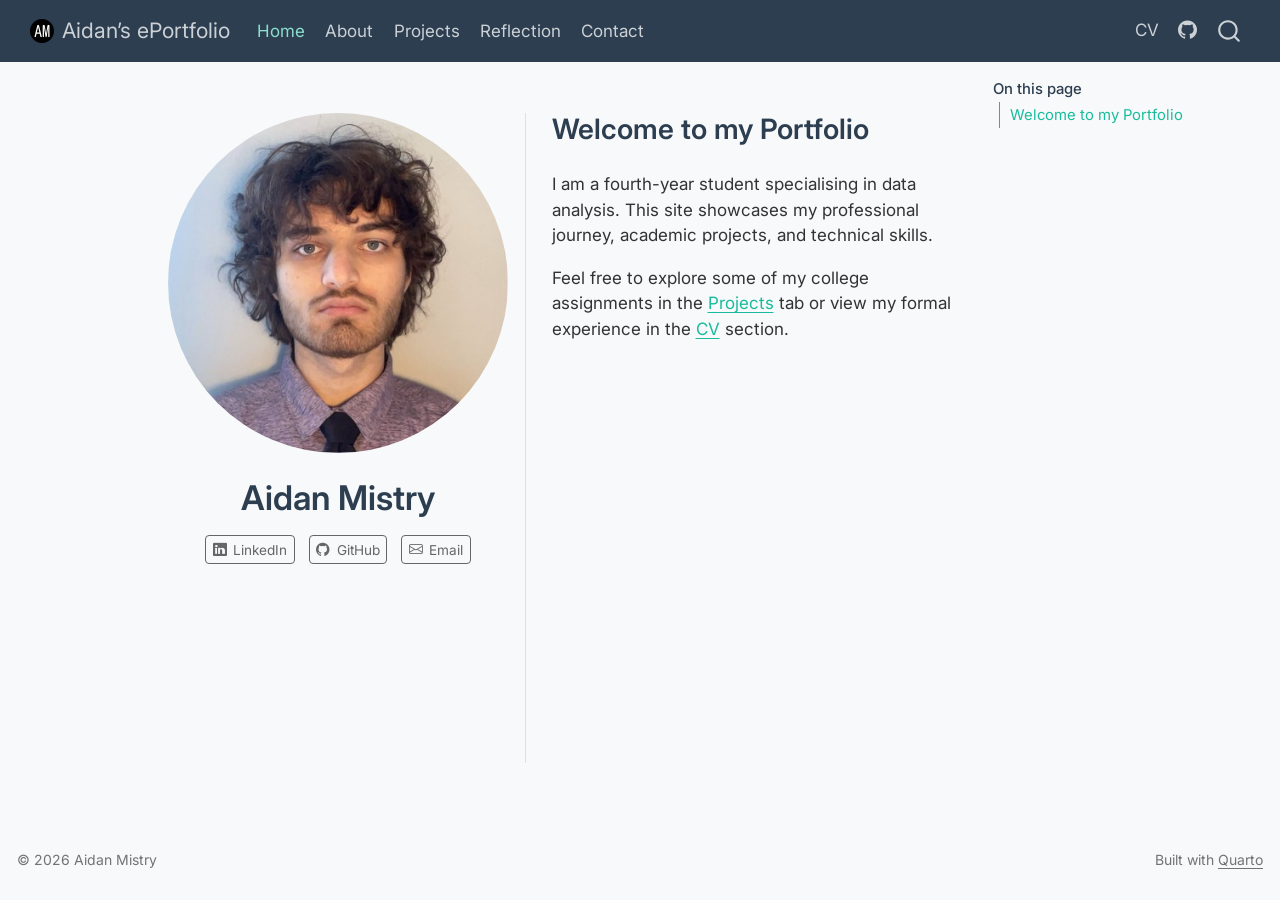
<file: docs/index.html>
<!DOCTYPE html>
<html xmlns="http://www.w3.org/1999/xhtml" lang="en" xml:lang="en"><head>

<meta charset="utf-8">
<meta name="generator" content="quarto-1.9.31">

<meta name="viewport" content="width=device-width, initial-scale=1.0, user-scalable=yes">


<title>Aidan Mistry – Aidan’s ePortfolio</title>
<style>
/* Default styles provided by pandoc.
** See https://pandoc.org/MANUAL.html#variables-for-html for config info.
*/
code{white-space: pre-wrap;}
span.smallcaps{font-variant: small-caps;}
div.columns{display: flex; gap: min(4vw, 1.5em);}
div.column{flex: auto; overflow-x: auto;}
div.hanging-indent{margin-left: 1.5em; text-indent: -1.5em;}
ul.task-list{list-style: none;}
ul.task-list li input[type="checkbox"] {
  width: 0.8em;
  margin: 0 0.8em 0.2em -1em; /* quarto-specific, see https://github.com/quarto-dev/quarto-cli/issues/4556 */ 
  vertical-align: middle;
}
</style>


<script src="site_libs/quarto-nav/quarto-nav.js"></script>
<script src="site_libs/quarto-nav/headroom.min.js"></script>
<script src="site_libs/clipboard/clipboard.min.js"></script>
<script src="site_libs/quarto-search/autocomplete.umd.js"></script>
<script src="site_libs/quarto-search/fuse.min.js"></script>
<script src="site_libs/quarto-search/quarto-search.js"></script>
<meta name="quarto:offset" content="./">
<link href="./images/favicon.ico" rel="icon">
<script src="site_libs/quarto-html/quarto.js" type="module"></script>
<script src="site_libs/quarto-html/tabsets/tabsets.js" type="module"></script>
<script src="site_libs/quarto-html/popper.min.js"></script>
<script src="site_libs/quarto-html/tippy.umd.min.js"></script>
<link href="site_libs/quarto-html/tippy.css" rel="stylesheet">
<link href="site_libs/quarto-html/quarto-syntax-highlighting-7c69b197886ae2a34062761d21e44731.css" rel="stylesheet" id="quarto-text-highlighting-styles">
<script src="site_libs/bootstrap/bootstrap.min.js"></script>
<link href="site_libs/bootstrap/bootstrap-icons.css" rel="stylesheet">
<link href="site_libs/bootstrap/bootstrap-cf1808cfc6b9e856f617503bf2f4a4d1.min.css" rel="stylesheet" append-hash="true" id="quarto-bootstrap" data-mode="light">
<script id="quarto-search-options" type="application/json">{
  "location": "navbar",
  "copy-button": false,
  "collapse-after": 3,
  "panel-placement": "end",
  "type": "overlay",
  "limit": 50,
  "keyboard-shortcut": [
    "f",
    "/",
    "s"
  ],
  "show-item-context": false,
  "language": {
    "search-no-results-text": "No results",
    "search-matching-documents-text": "matching documents",
    "search-copy-link-title": "Copy link to search",
    "search-hide-matches-text": "Hide additional matches",
    "search-more-match-text": "more match in this document",
    "search-more-matches-text": "more matches in this document",
    "search-clear-button-title": "Clear",
    "search-text-placeholder": "",
    "search-detached-cancel-button-title": "Cancel",
    "search-submit-button-title": "Submit",
    "search-label": "Search"
  }
}</script>


</head>

<body class="nav-fixed quarto-light">

<div id="quarto-search-results"></div>
  <header id="quarto-header" class="headroom fixed-top">
    <nav class="navbar navbar-expand-lg " data-bs-theme="dark">
      <div class="navbar-container container-fluid">
      <div class="navbar-brand-container mx-auto">
    <a href="./index.html" class="navbar-brand navbar-brand-logo">
    <img src="./images/aidan_logo.png" alt="" class="navbar-logo light-content">
    <img src="./images/aidan_logo.png" alt="" class="navbar-logo dark-content">
    </a>
    <a class="navbar-brand" href="./index.html">
    <span class="navbar-title">Aidan’s ePortfolio</span>
    </a>
  </div>
            <div id="quarto-search" class="" title="Search"></div>
          <button class="navbar-toggler" type="button" data-bs-toggle="collapse" data-bs-target="#navbarCollapse" aria-controls="navbarCollapse" role="menu" aria-expanded="false" aria-label="Toggle navigation" onclick="if (window.quartoToggleHeadroom) { window.quartoToggleHeadroom(); }">
  <span class="navbar-toggler-icon"></span>
</button>
          <div class="collapse navbar-collapse" id="navbarCollapse">
            <ul class="navbar-nav navbar-nav-scroll me-auto">
  <li class="nav-item">
    <a class="nav-link active" href="./index.html" aria-current="page"> 
<span class="menu-text">Home</span></a>
  </li>  
  <li class="nav-item">
    <a class="nav-link" href="./about.html"> 
<span class="menu-text">About</span></a>
  </li>  
  <li class="nav-item">
    <a class="nav-link" href="./projects/index.html"> 
<span class="menu-text">Projects</span></a>
  </li>  
  <li class="nav-item">
    <a class="nav-link" href="./reflection.html"> 
<span class="menu-text">Reflection</span></a>
  </li>  
  <li class="nav-item">
    <a class="nav-link" href="./contact.html"> 
<span class="menu-text">Contact</span></a>
  </li>  
</ul>
            <ul class="navbar-nav navbar-nav-scroll ms-auto">
  <li class="nav-item">
    <a class="nav-link" href="./CV/amistry_cv.pdf" target="_blank"> 
<span class="menu-text">CV</span></a>
  </li>  
  <li class="nav-item compact">
    <a class="nav-link" href="https://github.com/AMistry176" target="_blank"> <i class="bi bi-github" role="img">
</i> 
<span class="menu-text"></span></a>
  </li>  
</ul>
          </div> <!-- /navcollapse -->
            <div class="quarto-navbar-tools">
</div>
      </div> <!-- /container-fluid -->
    </nav>
</header>
<!-- content -->
<div id="quarto-content" class="quarto-container page-columns page-rows-contents page-layout-article page-navbar">
<!-- sidebar -->
<!-- margin-sidebar -->
    <div id="quarto-margin-sidebar" class="sidebar margin-sidebar">
        <nav id="TOC" role="doc-toc" class="toc-active">
    <h2 id="toc-title">On this page</h2>
  <ul>
  <li><a href="#welcome-to-my-portfolio" id="toc-welcome-to-my-portfolio" class="nav-link active" data-scroll-target="#welcome-to-my-portfolio">Welcome to my Portfolio</a></li>
  </ul>
</nav>
    </div>
<!-- main -->
<div class="quarto-about-trestles">
  <div class="about-entity">
    <img src="images/aidan_profile_photo.jpeg" class="about-image
  round " style="height: 20em; width: 20em;">
<header id="title-block-header" class="quarto-title-block default">
<div class="quarto-title">
<h1 class="title">Aidan Mistry</h1>
</div>
<div class="quarto-title-meta">
  </div>
</header>
    <div class="about-links">
  <a href="https://www.linkedin.com/in/aidan-mistry-56832b2a0/" class="about-link" rel="" target="">
    <i class="bi bi-linkedin"></i>
     <span class="about-link-text">LinkedIn</span>
  </a>
  <a href="https://github.com/AMistry176" class="about-link" rel="" target="">
    <i class="bi bi-github"></i>
     <span class="about-link-text">GitHub</span>
  </a>
  <a href="mailto:aidanmistry17@gmail.com" class="about-link" rel="" target="">
    <i class="bi bi-envelope"></i>
     <span class="about-link-text">Email</span>
  </a>
</div>
  </div>
  <div class="about-contents"><main class="content" id="quarto-document-content">

<section id="welcome-to-my-portfolio" class="level2">
<h2 data-anchor-id="welcome-to-my-portfolio">Welcome to my Portfolio</h2>
<p>I am a fourth-year student specialising in data analysis. This site showcases my professional journey, academic projects, and technical skills.</p>
<p>Feel free to explore some of my college assignments in the <strong><a href="https://amistry176.github.io/amistry176/projects/">Projects</a></strong> tab or view my formal experience in the <strong><a href="https://amistry176.github.io/amistry176/CV/amistry_cv.pdf">CV</a></strong> section.</p>


</section>
</main></div>
</div>
 <!-- /main -->
<script id="quarto-html-after-body" type="application/javascript">
  window.document.addEventListener("DOMContentLoaded", function (event) {
    const isCodeAnnotation = (el) => {
      for (const clz of el.classList) {
        if (clz.startsWith('code-annotation-')) {                     
          return true;
        }
      }
      return false;
    }
    const onCopySuccess = function(e) {
      // button target
      const button = e.trigger;
      // don't keep focus
      button.blur();
      // flash "checked"
      button.classList.add('code-copy-button-checked');
      var currentTitle = button.getAttribute("title");
      button.setAttribute("title", "Copied!");
      let tooltip;
      if (window.bootstrap) {
        button.setAttribute("data-bs-toggle", "tooltip");
        button.setAttribute("data-bs-placement", "left");
        button.setAttribute("data-bs-title", "Copied!");
        tooltip = new bootstrap.Tooltip(button, 
          { trigger: "manual", 
            customClass: "code-copy-button-tooltip",
            offset: [0, -8]});
        tooltip.show();    
      }
      setTimeout(function() {
        if (tooltip) {
          tooltip.hide();
          button.removeAttribute("data-bs-title");
          button.removeAttribute("data-bs-toggle");
          button.removeAttribute("data-bs-placement");
        }
        button.setAttribute("title", currentTitle);
        button.classList.remove('code-copy-button-checked');
      }, 1000);
      // clear code selection
      e.clearSelection();
    }
    const getTextToCopy = function(trigger) {
      const outerScaffold = trigger.parentElement.cloneNode(true);
      const codeEl = outerScaffold.querySelector('code');
      for (const childEl of codeEl.children) {
        if (isCodeAnnotation(childEl)) {
          childEl.remove();
        }
      }
      return codeEl.innerText;
    }
    const clipboard = new window.ClipboardJS('.code-copy-button:not([data-in-quarto-modal])', {
      text: getTextToCopy
    });
    clipboard.on('success', onCopySuccess);
    if (window.document.getElementById('quarto-embedded-source-code-modal')) {
      const clipboardModal = new window.ClipboardJS('.code-copy-button[data-in-quarto-modal]', {
        text: getTextToCopy,
        container: window.document.getElementById('quarto-embedded-source-code-modal')
      });
      clipboardModal.on('success', onCopySuccess);
    }
      var localhostRegex = new RegExp(/^(?:http|https):\/\/localhost\:?[0-9]*\//);
      var mailtoRegex = new RegExp(/^mailto:/);
        var filterRegex = new RegExp('/' + window.location.host + '/');
      var isInternal = (href) => {
          return filterRegex.test(href) || localhostRegex.test(href) || mailtoRegex.test(href);
      }
      // Inspect non-navigation links and adorn them if external
     var links = window.document.querySelectorAll('a[href]:not(.nav-link):not(.navbar-brand):not(.toc-action):not(.sidebar-link):not(.sidebar-item-toggle):not(.pagination-link):not(.no-external):not([aria-hidden]):not(.dropdown-item):not(.quarto-navigation-tool):not(.about-link)');
      for (var i=0; i<links.length; i++) {
        const link = links[i];
        if (!isInternal(link.href)) {
          // undo the damage that might have been done by quarto-nav.js in the case of
          // links that we want to consider external
          if (link.dataset.originalHref !== undefined) {
            link.href = link.dataset.originalHref;
          }
        }
      }
    function tippyHover(el, contentFn, onTriggerFn, onUntriggerFn) {
      const config = {
        allowHTML: true,
        maxWidth: 500,
        delay: 100,
        arrow: false,
        appendTo: function(el) {
            return el.parentElement;
        },
        interactive: true,
        interactiveBorder: 10,
        theme: 'quarto',
        placement: 'bottom-start',
      };
      if (contentFn) {
        config.content = contentFn;
      }
      if (onTriggerFn) {
        config.onTrigger = onTriggerFn;
      }
      if (onUntriggerFn) {
        config.onUntrigger = onUntriggerFn;
      }
      window.tippy(el, config); 
    }
    const noterefs = window.document.querySelectorAll('a[role="doc-noteref"]');
    for (var i=0; i<noterefs.length; i++) {
      const ref = noterefs[i];
      tippyHover(ref, function() {
        // use id or data attribute instead here
        let href = ref.getAttribute('data-footnote-href') || ref.getAttribute('href');
        try { href = new URL(href).hash; } catch {}
        const id = href.replace(/^#\/?/, "");
        const note = window.document.getElementById(id);
        if (note) {
          return note.innerHTML;
        } else {
          return "";
        }
      });
    }
    const xrefs = window.document.querySelectorAll('a.quarto-xref');
    const processXRef = (id, note) => {
      // Strip column container classes
      const stripColumnClz = (el) => {
        el.classList.remove("page-full", "page-columns");
        if (el.children) {
          for (const child of el.children) {
            stripColumnClz(child);
          }
        }
      }
      stripColumnClz(note)
      if (id === null || id.startsWith('sec-')) {
        // Special case sections, only their first couple elements
        const container = document.createElement("div");
        if (note.children && note.children.length > 2) {
          container.appendChild(note.children[0].cloneNode(true));
          for (let i = 1; i < note.children.length; i++) {
            const child = note.children[i];
            if (child.tagName === "P" && child.innerText === "") {
              continue;
            } else {
              container.appendChild(child.cloneNode(true));
              break;
            }
          }
          if (window.Quarto?.typesetMath) {
            window.Quarto.typesetMath(container);
          }
          return container.innerHTML
        } else {
          if (window.Quarto?.typesetMath) {
            window.Quarto.typesetMath(note);
          }
          return note.innerHTML;
        }
      } else {
        // Remove any anchor links if they are present
        const anchorLink = note.querySelector('a.anchorjs-link');
        if (anchorLink) {
          anchorLink.remove();
        }
        if (window.Quarto?.typesetMath) {
          window.Quarto.typesetMath(note);
        }
        if (note.classList.contains("callout")) {
          return note.outerHTML;
        } else {
          return note.innerHTML;
        }
      }
    }
    for (var i=0; i<xrefs.length; i++) {
      const xref = xrefs[i];
      tippyHover(xref, undefined, function(instance) {
        instance.disable();
        let url = xref.getAttribute('href');
        let hash = undefined; 
        if (url.startsWith('#')) {
          hash = url;
        } else {
          try { hash = new URL(url).hash; } catch {}
        }
        if (hash) {
          const id = hash.replace(/^#\/?/, "");
          const note = window.document.getElementById(id);
          if (note !== null) {
            try {
              const html = processXRef(id, note.cloneNode(true));
              instance.setContent(html);
            } finally {
              instance.enable();
              instance.show();
            }
          } else {
            // See if we can fetch this
            fetch(url.split('#')[0])
            .then(res => res.text())
            .then(html => {
              const parser = new DOMParser();
              const htmlDoc = parser.parseFromString(html, "text/html");
              const note = htmlDoc.getElementById(id);
              if (note !== null) {
                const html = processXRef(id, note);
                instance.setContent(html);
              } 
            }).finally(() => {
              instance.enable();
              instance.show();
            });
          }
        } else {
          // See if we can fetch a full url (with no hash to target)
          // This is a special case and we should probably do some content thinning / targeting
          fetch(url)
          .then(res => res.text())
          .then(html => {
            const parser = new DOMParser();
            const htmlDoc = parser.parseFromString(html, "text/html");
            const note = htmlDoc.querySelector('main.content');
            if (note !== null) {
              // This should only happen for chapter cross references
              // (since there is no id in the URL)
              // remove the first header
              if (note.children.length > 0 && note.children[0].tagName === "HEADER") {
                note.children[0].remove();
              }
              const html = processXRef(null, note);
              instance.setContent(html);
            } 
          }).finally(() => {
            instance.enable();
            instance.show();
          });
        }
      }, function(instance) {
      });
    }
        let selectedAnnoteEl;
        const selectorForAnnotation = ( cell, annotation) => {
          let cellAttr = 'data-code-cell="' + cell + '"';
          let lineAttr = 'data-code-annotation="' +  annotation + '"';
          const selector = 'span[' + cellAttr + '][' + lineAttr + ']';
          return selector;
        }
        const selectCodeLines = (annoteEl) => {
          const doc = window.document;
          const targetCell = annoteEl.getAttribute("data-target-cell");
          const targetAnnotation = annoteEl.getAttribute("data-target-annotation");
          const annoteSpan = window.document.querySelector(selectorForAnnotation(targetCell, targetAnnotation));
          const lines = annoteSpan.getAttribute("data-code-lines").split(",");
          const lineIds = lines.map((line) => {
            return targetCell + "-" + line;
          })
          let top = null;
          let height = null;
          let parent = null;
          if (lineIds.length > 0) {
              //compute the position of the single el (top and bottom and make a div)
              const el = window.document.getElementById(lineIds[0]);
              top = el.offsetTop;
              height = el.offsetHeight;
              parent = el.parentElement.parentElement;
            if (lineIds.length > 1) {
              const lastEl = window.document.getElementById(lineIds[lineIds.length - 1]);
              const bottom = lastEl.offsetTop + lastEl.offsetHeight;
              height = bottom - top;
            }
            if (top !== null && height !== null && parent !== null) {
              // cook up a div (if necessary) and position it 
              let div = window.document.getElementById("code-annotation-line-highlight");
              if (div === null) {
                div = window.document.createElement("div");
                div.setAttribute("id", "code-annotation-line-highlight");
                div.style.position = 'absolute';
                parent.appendChild(div);
              }
              div.style.top = top - 2 + "px";
              div.style.height = height + 4 + "px";
              div.style.left = 0;
              let gutterDiv = window.document.getElementById("code-annotation-line-highlight-gutter");
              if (gutterDiv === null) {
                gutterDiv = window.document.createElement("div");
                gutterDiv.setAttribute("id", "code-annotation-line-highlight-gutter");
                gutterDiv.style.position = 'absolute';
                const codeCell = window.document.getElementById(targetCell);
                const gutter = codeCell.querySelector('.code-annotation-gutter');
                gutter.appendChild(gutterDiv);
              }
              gutterDiv.style.top = top - 2 + "px";
              gutterDiv.style.height = height + 4 + "px";
            }
            selectedAnnoteEl = annoteEl;
          }
        };
        const unselectCodeLines = () => {
          const elementsIds = ["code-annotation-line-highlight", "code-annotation-line-highlight-gutter"];
          elementsIds.forEach((elId) => {
            const div = window.document.getElementById(elId);
            if (div) {
              div.remove();
            }
          });
          selectedAnnoteEl = undefined;
        };
          // Handle positioning of the toggle
      window.addEventListener(
        "resize",
        throttle(() => {
          elRect = undefined;
          if (selectedAnnoteEl) {
            selectCodeLines(selectedAnnoteEl);
          }
        }, 10)
      );
      function throttle(fn, ms) {
      let throttle = false;
      let timer;
        return (...args) => {
          if(!throttle) { // first call gets through
              fn.apply(this, args);
              throttle = true;
          } else { // all the others get throttled
              if(timer) clearTimeout(timer); // cancel #2
              timer = setTimeout(() => {
                fn.apply(this, args);
                timer = throttle = false;
              }, ms);
          }
        };
      }
        // Attach click handler to the DT
        const annoteDls = window.document.querySelectorAll('dt[data-target-cell]');
        for (const annoteDlNode of annoteDls) {
          annoteDlNode.addEventListener('click', (event) => {
            const clickedEl = event.target;
            if (clickedEl !== selectedAnnoteEl) {
              unselectCodeLines();
              const activeEl = window.document.querySelector('dt[data-target-cell].code-annotation-active');
              if (activeEl) {
                activeEl.classList.remove('code-annotation-active');
              }
              selectCodeLines(clickedEl);
              clickedEl.classList.add('code-annotation-active');
            } else {
              // Unselect the line
              unselectCodeLines();
              clickedEl.classList.remove('code-annotation-active');
            }
          });
        }
    const findCites = (el) => {
      const parentEl = el.parentElement;
      if (parentEl) {
        const cites = parentEl.dataset.cites;
        if (cites) {
          return {
            el,
            cites: cites.split(' ')
          };
        } else {
          return findCites(el.parentElement)
        }
      } else {
        return undefined;
      }
    };
    var bibliorefs = window.document.querySelectorAll('a[role="doc-biblioref"]');
    for (var i=0; i<bibliorefs.length; i++) {
      const ref = bibliorefs[i];
      const citeInfo = findCites(ref);
      if (citeInfo) {
        tippyHover(citeInfo.el, function() {
          var popup = window.document.createElement('div');
          citeInfo.cites.forEach(function(cite) {
            var citeDiv = window.document.createElement('div');
            citeDiv.classList.add('hanging-indent');
            citeDiv.classList.add('csl-entry');
            var biblioDiv = window.document.getElementById('ref-' + cite);
            if (biblioDiv) {
              citeDiv.innerHTML = biblioDiv.innerHTML;
            }
            popup.appendChild(citeDiv);
          });
          return popup.innerHTML;
        });
      }
    }
  });
  </script>
</div> <!-- /content -->
<footer class="footer">
  <div class="nav-footer">
    <div class="nav-footer-left">
<p>© 2026 Aidan Mistry</p>
</div>   
    <div class="nav-footer-center">
      &nbsp;
    </div>
    <div class="nav-footer-right">
<p>Built with <a href="https://quarto.org/">Quarto</a></p>
</div>
  </div>
</footer>




</body></html>
</file>
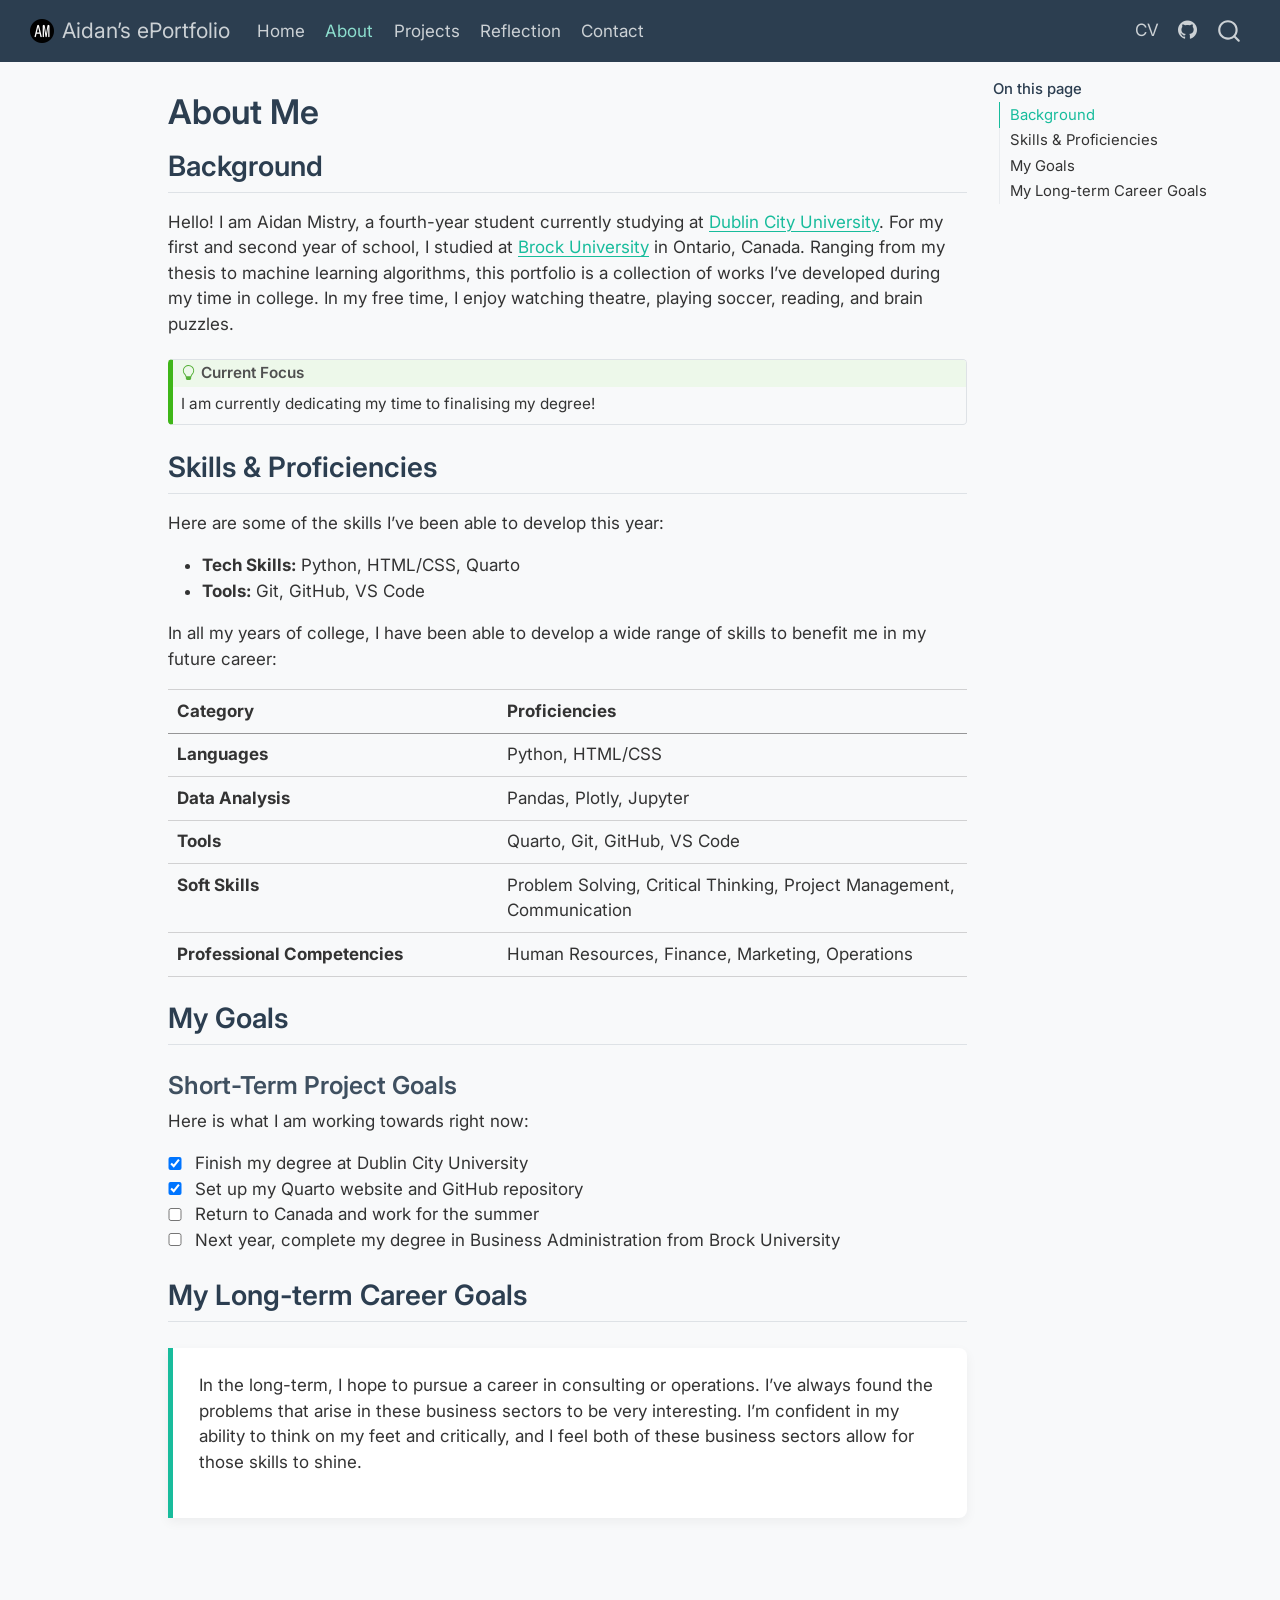
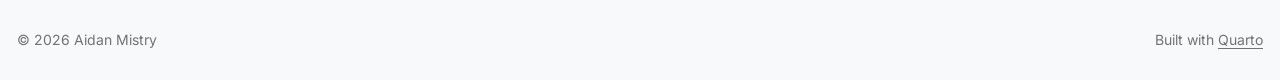
<file: docs/about.html>
<!DOCTYPE html>
<html xmlns="http://www.w3.org/1999/xhtml" lang="en" xml:lang="en"><head>

<meta charset="utf-8">
<meta name="generator" content="quarto-1.9.31">

<meta name="viewport" content="width=device-width, initial-scale=1.0, user-scalable=yes">


<title>About Me – Aidan’s ePortfolio</title>
<style>
/* Default styles provided by pandoc.
** See https://pandoc.org/MANUAL.html#variables-for-html for config info.
*/
code{white-space: pre-wrap;}
span.smallcaps{font-variant: small-caps;}
div.columns{display: flex; gap: min(4vw, 1.5em);}
div.column{flex: auto; overflow-x: auto;}
div.hanging-indent{margin-left: 1.5em; text-indent: -1.5em;}
ul.task-list{list-style: none;}
ul.task-list li input[type="checkbox"] {
  width: 0.8em;
  margin: 0 0.8em 0.2em -1em; /* quarto-specific, see https://github.com/quarto-dev/quarto-cli/issues/4556 */ 
  vertical-align: middle;
}
</style>


<script src="site_libs/quarto-nav/quarto-nav.js"></script>
<script src="site_libs/quarto-nav/headroom.min.js"></script>
<script src="site_libs/clipboard/clipboard.min.js"></script>
<script src="site_libs/quarto-search/autocomplete.umd.js"></script>
<script src="site_libs/quarto-search/fuse.min.js"></script>
<script src="site_libs/quarto-search/quarto-search.js"></script>
<meta name="quarto:offset" content="./">
<link href="./images/favicon.ico" rel="icon">
<script src="site_libs/quarto-html/quarto.js" type="module"></script>
<script src="site_libs/quarto-html/tabsets/tabsets.js" type="module"></script>
<script src="site_libs/quarto-html/popper.min.js"></script>
<script src="site_libs/quarto-html/tippy.umd.min.js"></script>
<script src="site_libs/quarto-html/anchor.min.js"></script>
<link href="site_libs/quarto-html/tippy.css" rel="stylesheet">
<link href="site_libs/quarto-html/quarto-syntax-highlighting-7c69b197886ae2a34062761d21e44731.css" rel="stylesheet" id="quarto-text-highlighting-styles">
<script src="site_libs/bootstrap/bootstrap.min.js"></script>
<link href="site_libs/bootstrap/bootstrap-icons.css" rel="stylesheet">
<link href="site_libs/bootstrap/bootstrap-cf1808cfc6b9e856f617503bf2f4a4d1.min.css" rel="stylesheet" append-hash="true" id="quarto-bootstrap" data-mode="light">
<script id="quarto-search-options" type="application/json">{
  "location": "navbar",
  "copy-button": false,
  "collapse-after": 3,
  "panel-placement": "end",
  "type": "overlay",
  "limit": 50,
  "keyboard-shortcut": [
    "f",
    "/",
    "s"
  ],
  "show-item-context": false,
  "language": {
    "search-no-results-text": "No results",
    "search-matching-documents-text": "matching documents",
    "search-copy-link-title": "Copy link to search",
    "search-hide-matches-text": "Hide additional matches",
    "search-more-match-text": "more match in this document",
    "search-more-matches-text": "more matches in this document",
    "search-clear-button-title": "Clear",
    "search-text-placeholder": "",
    "search-detached-cancel-button-title": "Cancel",
    "search-submit-button-title": "Submit",
    "search-label": "Search"
  }
}</script>


</head>

<body class="nav-fixed quarto-light">

<div id="quarto-search-results"></div>
  <header id="quarto-header" class="headroom fixed-top">
    <nav class="navbar navbar-expand-lg " data-bs-theme="dark">
      <div class="navbar-container container-fluid">
      <div class="navbar-brand-container mx-auto">
    <a href="./index.html" class="navbar-brand navbar-brand-logo">
    <img src="./images/aidan_logo.png" alt="" class="navbar-logo light-content">
    <img src="./images/aidan_logo.png" alt="" class="navbar-logo dark-content">
    </a>
    <a class="navbar-brand" href="./index.html">
    <span class="navbar-title">Aidan’s ePortfolio</span>
    </a>
  </div>
            <div id="quarto-search" class="" title="Search"></div>
          <button class="navbar-toggler" type="button" data-bs-toggle="collapse" data-bs-target="#navbarCollapse" aria-controls="navbarCollapse" role="menu" aria-expanded="false" aria-label="Toggle navigation" onclick="if (window.quartoToggleHeadroom) { window.quartoToggleHeadroom(); }">
  <span class="navbar-toggler-icon"></span>
</button>
          <div class="collapse navbar-collapse" id="navbarCollapse">
            <ul class="navbar-nav navbar-nav-scroll me-auto">
  <li class="nav-item">
    <a class="nav-link" href="./index.html"> 
<span class="menu-text">Home</span></a>
  </li>  
  <li class="nav-item">
    <a class="nav-link active" href="./about.html" aria-current="page"> 
<span class="menu-text">About</span></a>
  </li>  
  <li class="nav-item">
    <a class="nav-link" href="./projects/index.html"> 
<span class="menu-text">Projects</span></a>
  </li>  
  <li class="nav-item">
    <a class="nav-link" href="./reflection.html"> 
<span class="menu-text">Reflection</span></a>
  </li>  
  <li class="nav-item">
    <a class="nav-link" href="./contact.html"> 
<span class="menu-text">Contact</span></a>
  </li>  
</ul>
            <ul class="navbar-nav navbar-nav-scroll ms-auto">
  <li class="nav-item">
    <a class="nav-link" href="./CV/amistry_cv.pdf" target="_blank"> 
<span class="menu-text">CV</span></a>
  </li>  
  <li class="nav-item compact">
    <a class="nav-link" href="https://github.com/AMistry176" target="_blank"> <i class="bi bi-github" role="img">
</i> 
<span class="menu-text"></span></a>
  </li>  
</ul>
          </div> <!-- /navcollapse -->
            <div class="quarto-navbar-tools">
</div>
      </div> <!-- /container-fluid -->
    </nav>
</header>
<!-- content -->
<div id="quarto-content" class="quarto-container page-columns page-rows-contents page-layout-article page-navbar">
<!-- sidebar -->
<!-- margin-sidebar -->
    <div id="quarto-margin-sidebar" class="sidebar margin-sidebar">
        <nav id="TOC" role="doc-toc" class="toc-active">
    <h2 id="toc-title">On this page</h2>
   
  <ul>
  <li><a href="#background" id="toc-background" class="nav-link active" data-scroll-target="#background">Background</a></li>
  <li><a href="#skills-proficiencies" id="toc-skills-proficiencies" class="nav-link" data-scroll-target="#skills-proficiencies">Skills &amp; Proficiencies</a></li>
  <li><a href="#my-goals" id="toc-my-goals" class="nav-link" data-scroll-target="#my-goals">My Goals</a>
  <ul class="collapse">
  <li><a href="#short-term-project-goals" id="toc-short-term-project-goals" class="nav-link" data-scroll-target="#short-term-project-goals">Short-Term Project Goals</a></li>
  </ul></li>
  <li><a href="#my-long-term-career-goals" id="toc-my-long-term-career-goals" class="nav-link" data-scroll-target="#my-long-term-career-goals">My Long-term Career Goals</a></li>
  </ul>
</nav>
    </div>
<!-- main -->
<main class="content" id="quarto-document-content">

<header id="title-block-header" class="quarto-title-block default">
<div class="quarto-title">
<h1 class="title">About Me</h1>
</div>



<div class="quarto-title-meta">

    
  
    
  </div>
  


</header>


<section id="background" class="level2">
<h2 class="anchored" data-anchor-id="background">Background</h2>
<p>Hello! I am Aidan Mistry, a fourth-year student currently studying at <a href="https://www.dcu.ie/">Dublin City University</a>. For my first and second year of school, I studied at <a href="https://brocku.ca/">Brock University</a> in Ontario, Canada. Ranging from my thesis to machine learning algorithms, this portfolio is a collection of works I’ve developed during my time in college. In my free time, I enjoy watching theatre, playing soccer, reading, and brain puzzles.</p>
<div class="callout callout-style-default callout-tip callout-titled">
<div class="callout-header d-flex align-content-center">
<div class="callout-icon-container">
<i class="callout-icon"></i>
</div>
<div class="callout-title-container flex-fill">
<span class="screen-reader-only">Tip</span>Current Focus
</div>
</div>
<div class="callout-body-container callout-body">
<p>I am currently dedicating my time to finalising my degree!</p>
</div>
</div>
</section>
<section id="skills-proficiencies" class="level2">
<h2 class="anchored" data-anchor-id="skills-proficiencies">Skills &amp; Proficiencies</h2>
<p>Here are some of the skills I’ve been able to develop this year:</p>
<ul>
<li><strong>Tech Skills:</strong> Python, HTML/CSS, Quarto</li>
<li><strong>Tools:</strong> Git, GitHub, VS Code</li>
</ul>
<p>In all my years of college, I have been able to develop a wide range of skills to benefit me in my future career:</p>
<table class="caption-top table">
<colgroup>
<col style="width: 41%">
<col style="width: 58%">
</colgroup>
<thead>
<tr class="header">
<th>Category</th>
<th>Proficiencies</th>
</tr>
</thead>
<tbody>
<tr class="odd">
<td><strong>Languages</strong></td>
<td>Python, HTML/CSS</td>
</tr>
<tr class="even">
<td><strong>Data Analysis</strong></td>
<td>Pandas, Plotly, Jupyter</td>
</tr>
<tr class="odd">
<td><strong>Tools</strong></td>
<td>Quarto, Git, GitHub, VS Code</td>
</tr>
<tr class="even">
<td><strong>Soft Skills</strong></td>
<td>Problem Solving, Critical Thinking, Project Management, Communication</td>
</tr>
<tr class="odd">
<td><strong>Professional Competencies</strong></td>
<td>Human Resources, Finance, Marketing, Operations</td>
</tr>
</tbody>
</table>
</section>
<section id="my-goals" class="level2">
<h2 class="anchored" data-anchor-id="my-goals">My Goals</h2>
<section id="short-term-project-goals" class="level3">
<h3 class="anchored" data-anchor-id="short-term-project-goals">Short-Term Project Goals</h3>
<p>Here is what I am working towards right now:</p>
<ul class="task-list">
<li><label><input type="checkbox" checked="">Finish my degree at Dublin City University</label></li>
<li><label><input type="checkbox" checked="">Set up my Quarto website and GitHub repository</label></li>
<li><label><input type="checkbox">Return to Canada and work for the summer</label></li>
<li><label><input type="checkbox">Next year, complete my degree in Business Administration from Brock University</label></li>
</ul>
</section>
</section>
<section id="my-long-term-career-goals" class="level2">
<h2 class="anchored" data-anchor-id="my-long-term-career-goals">My Long-term Career Goals</h2>
<div class="goal-box">
<p>In the long-term, I hope to pursue a career in consulting or operations. I’ve always found the problems that arise in these business sectors to be very interesting. I’m confident in my ability to think on my feet and critically, and I feel both of these business sectors allow for those skills to shine.</p>
</div>


</section>

</main> <!-- /main -->
<script id="quarto-html-after-body" type="application/javascript">
  window.document.addEventListener("DOMContentLoaded", function (event) {
    const icon = "";
    const anchorJS = new window.AnchorJS();
    anchorJS.options = {
      placement: 'right',
      icon: icon
    };
    anchorJS.add('.anchored');
    const isCodeAnnotation = (el) => {
      for (const clz of el.classList) {
        if (clz.startsWith('code-annotation-')) {                     
          return true;
        }
      }
      return false;
    }
    const onCopySuccess = function(e) {
      // button target
      const button = e.trigger;
      // don't keep focus
      button.blur();
      // flash "checked"
      button.classList.add('code-copy-button-checked');
      var currentTitle = button.getAttribute("title");
      button.setAttribute("title", "Copied!");
      let tooltip;
      if (window.bootstrap) {
        button.setAttribute("data-bs-toggle", "tooltip");
        button.setAttribute("data-bs-placement", "left");
        button.setAttribute("data-bs-title", "Copied!");
        tooltip = new bootstrap.Tooltip(button, 
          { trigger: "manual", 
            customClass: "code-copy-button-tooltip",
            offset: [0, -8]});
        tooltip.show();    
      }
      setTimeout(function() {
        if (tooltip) {
          tooltip.hide();
          button.removeAttribute("data-bs-title");
          button.removeAttribute("data-bs-toggle");
          button.removeAttribute("data-bs-placement");
        }
        button.setAttribute("title", currentTitle);
        button.classList.remove('code-copy-button-checked');
      }, 1000);
      // clear code selection
      e.clearSelection();
    }
    const getTextToCopy = function(trigger) {
      const outerScaffold = trigger.parentElement.cloneNode(true);
      const codeEl = outerScaffold.querySelector('code');
      for (const childEl of codeEl.children) {
        if (isCodeAnnotation(childEl)) {
          childEl.remove();
        }
      }
      return codeEl.innerText;
    }
    const clipboard = new window.ClipboardJS('.code-copy-button:not([data-in-quarto-modal])', {
      text: getTextToCopy
    });
    clipboard.on('success', onCopySuccess);
    if (window.document.getElementById('quarto-embedded-source-code-modal')) {
      const clipboardModal = new window.ClipboardJS('.code-copy-button[data-in-quarto-modal]', {
        text: getTextToCopy,
        container: window.document.getElementById('quarto-embedded-source-code-modal')
      });
      clipboardModal.on('success', onCopySuccess);
    }
      var localhostRegex = new RegExp(/^(?:http|https):\/\/localhost\:?[0-9]*\//);
      var mailtoRegex = new RegExp(/^mailto:/);
        var filterRegex = new RegExp('/' + window.location.host + '/');
      var isInternal = (href) => {
          return filterRegex.test(href) || localhostRegex.test(href) || mailtoRegex.test(href);
      }
      // Inspect non-navigation links and adorn them if external
     var links = window.document.querySelectorAll('a[href]:not(.nav-link):not(.navbar-brand):not(.toc-action):not(.sidebar-link):not(.sidebar-item-toggle):not(.pagination-link):not(.no-external):not([aria-hidden]):not(.dropdown-item):not(.quarto-navigation-tool):not(.about-link)');
      for (var i=0; i<links.length; i++) {
        const link = links[i];
        if (!isInternal(link.href)) {
          // undo the damage that might have been done by quarto-nav.js in the case of
          // links that we want to consider external
          if (link.dataset.originalHref !== undefined) {
            link.href = link.dataset.originalHref;
          }
        }
      }
    function tippyHover(el, contentFn, onTriggerFn, onUntriggerFn) {
      const config = {
        allowHTML: true,
        maxWidth: 500,
        delay: 100,
        arrow: false,
        appendTo: function(el) {
            return el.parentElement;
        },
        interactive: true,
        interactiveBorder: 10,
        theme: 'quarto',
        placement: 'bottom-start',
      };
      if (contentFn) {
        config.content = contentFn;
      }
      if (onTriggerFn) {
        config.onTrigger = onTriggerFn;
      }
      if (onUntriggerFn) {
        config.onUntrigger = onUntriggerFn;
      }
      window.tippy(el, config); 
    }
    const noterefs = window.document.querySelectorAll('a[role="doc-noteref"]');
    for (var i=0; i<noterefs.length; i++) {
      const ref = noterefs[i];
      tippyHover(ref, function() {
        // use id or data attribute instead here
        let href = ref.getAttribute('data-footnote-href') || ref.getAttribute('href');
        try { href = new URL(href).hash; } catch {}
        const id = href.replace(/^#\/?/, "");
        const note = window.document.getElementById(id);
        if (note) {
          return note.innerHTML;
        } else {
          return "";
        }
      });
    }
    const xrefs = window.document.querySelectorAll('a.quarto-xref');
    const processXRef = (id, note) => {
      // Strip column container classes
      const stripColumnClz = (el) => {
        el.classList.remove("page-full", "page-columns");
        if (el.children) {
          for (const child of el.children) {
            stripColumnClz(child);
          }
        }
      }
      stripColumnClz(note)
      if (id === null || id.startsWith('sec-')) {
        // Special case sections, only their first couple elements
        const container = document.createElement("div");
        if (note.children && note.children.length > 2) {
          container.appendChild(note.children[0].cloneNode(true));
          for (let i = 1; i < note.children.length; i++) {
            const child = note.children[i];
            if (child.tagName === "P" && child.innerText === "") {
              continue;
            } else {
              container.appendChild(child.cloneNode(true));
              break;
            }
          }
          if (window.Quarto?.typesetMath) {
            window.Quarto.typesetMath(container);
          }
          return container.innerHTML
        } else {
          if (window.Quarto?.typesetMath) {
            window.Quarto.typesetMath(note);
          }
          return note.innerHTML;
        }
      } else {
        // Remove any anchor links if they are present
        const anchorLink = note.querySelector('a.anchorjs-link');
        if (anchorLink) {
          anchorLink.remove();
        }
        if (window.Quarto?.typesetMath) {
          window.Quarto.typesetMath(note);
        }
        if (note.classList.contains("callout")) {
          return note.outerHTML;
        } else {
          return note.innerHTML;
        }
      }
    }
    for (var i=0; i<xrefs.length; i++) {
      const xref = xrefs[i];
      tippyHover(xref, undefined, function(instance) {
        instance.disable();
        let url = xref.getAttribute('href');
        let hash = undefined; 
        if (url.startsWith('#')) {
          hash = url;
        } else {
          try { hash = new URL(url).hash; } catch {}
        }
        if (hash) {
          const id = hash.replace(/^#\/?/, "");
          const note = window.document.getElementById(id);
          if (note !== null) {
            try {
              const html = processXRef(id, note.cloneNode(true));
              instance.setContent(html);
            } finally {
              instance.enable();
              instance.show();
            }
          } else {
            // See if we can fetch this
            fetch(url.split('#')[0])
            .then(res => res.text())
            .then(html => {
              const parser = new DOMParser();
              const htmlDoc = parser.parseFromString(html, "text/html");
              const note = htmlDoc.getElementById(id);
              if (note !== null) {
                const html = processXRef(id, note);
                instance.setContent(html);
              } 
            }).finally(() => {
              instance.enable();
              instance.show();
            });
          }
        } else {
          // See if we can fetch a full url (with no hash to target)
          // This is a special case and we should probably do some content thinning / targeting
          fetch(url)
          .then(res => res.text())
          .then(html => {
            const parser = new DOMParser();
            const htmlDoc = parser.parseFromString(html, "text/html");
            const note = htmlDoc.querySelector('main.content');
            if (note !== null) {
              // This should only happen for chapter cross references
              // (since there is no id in the URL)
              // remove the first header
              if (note.children.length > 0 && note.children[0].tagName === "HEADER") {
                note.children[0].remove();
              }
              const html = processXRef(null, note);
              instance.setContent(html);
            } 
          }).finally(() => {
            instance.enable();
            instance.show();
          });
        }
      }, function(instance) {
      });
    }
        let selectedAnnoteEl;
        const selectorForAnnotation = ( cell, annotation) => {
          let cellAttr = 'data-code-cell="' + cell + '"';
          let lineAttr = 'data-code-annotation="' +  annotation + '"';
          const selector = 'span[' + cellAttr + '][' + lineAttr + ']';
          return selector;
        }
        const selectCodeLines = (annoteEl) => {
          const doc = window.document;
          const targetCell = annoteEl.getAttribute("data-target-cell");
          const targetAnnotation = annoteEl.getAttribute("data-target-annotation");
          const annoteSpan = window.document.querySelector(selectorForAnnotation(targetCell, targetAnnotation));
          const lines = annoteSpan.getAttribute("data-code-lines").split(",");
          const lineIds = lines.map((line) => {
            return targetCell + "-" + line;
          })
          let top = null;
          let height = null;
          let parent = null;
          if (lineIds.length > 0) {
              //compute the position of the single el (top and bottom and make a div)
              const el = window.document.getElementById(lineIds[0]);
              top = el.offsetTop;
              height = el.offsetHeight;
              parent = el.parentElement.parentElement;
            if (lineIds.length > 1) {
              const lastEl = window.document.getElementById(lineIds[lineIds.length - 1]);
              const bottom = lastEl.offsetTop + lastEl.offsetHeight;
              height = bottom - top;
            }
            if (top !== null && height !== null && parent !== null) {
              // cook up a div (if necessary) and position it 
              let div = window.document.getElementById("code-annotation-line-highlight");
              if (div === null) {
                div = window.document.createElement("div");
                div.setAttribute("id", "code-annotation-line-highlight");
                div.style.position = 'absolute';
                parent.appendChild(div);
              }
              div.style.top = top - 2 + "px";
              div.style.height = height + 4 + "px";
              div.style.left = 0;
              let gutterDiv = window.document.getElementById("code-annotation-line-highlight-gutter");
              if (gutterDiv === null) {
                gutterDiv = window.document.createElement("div");
                gutterDiv.setAttribute("id", "code-annotation-line-highlight-gutter");
                gutterDiv.style.position = 'absolute';
                const codeCell = window.document.getElementById(targetCell);
                const gutter = codeCell.querySelector('.code-annotation-gutter');
                gutter.appendChild(gutterDiv);
              }
              gutterDiv.style.top = top - 2 + "px";
              gutterDiv.style.height = height + 4 + "px";
            }
            selectedAnnoteEl = annoteEl;
          }
        };
        const unselectCodeLines = () => {
          const elementsIds = ["code-annotation-line-highlight", "code-annotation-line-highlight-gutter"];
          elementsIds.forEach((elId) => {
            const div = window.document.getElementById(elId);
            if (div) {
              div.remove();
            }
          });
          selectedAnnoteEl = undefined;
        };
          // Handle positioning of the toggle
      window.addEventListener(
        "resize",
        throttle(() => {
          elRect = undefined;
          if (selectedAnnoteEl) {
            selectCodeLines(selectedAnnoteEl);
          }
        }, 10)
      );
      function throttle(fn, ms) {
      let throttle = false;
      let timer;
        return (...args) => {
          if(!throttle) { // first call gets through
              fn.apply(this, args);
              throttle = true;
          } else { // all the others get throttled
              if(timer) clearTimeout(timer); // cancel #2
              timer = setTimeout(() => {
                fn.apply(this, args);
                timer = throttle = false;
              }, ms);
          }
        };
      }
        // Attach click handler to the DT
        const annoteDls = window.document.querySelectorAll('dt[data-target-cell]');
        for (const annoteDlNode of annoteDls) {
          annoteDlNode.addEventListener('click', (event) => {
            const clickedEl = event.target;
            if (clickedEl !== selectedAnnoteEl) {
              unselectCodeLines();
              const activeEl = window.document.querySelector('dt[data-target-cell].code-annotation-active');
              if (activeEl) {
                activeEl.classList.remove('code-annotation-active');
              }
              selectCodeLines(clickedEl);
              clickedEl.classList.add('code-annotation-active');
            } else {
              // Unselect the line
              unselectCodeLines();
              clickedEl.classList.remove('code-annotation-active');
            }
          });
        }
    const findCites = (el) => {
      const parentEl = el.parentElement;
      if (parentEl) {
        const cites = parentEl.dataset.cites;
        if (cites) {
          return {
            el,
            cites: cites.split(' ')
          };
        } else {
          return findCites(el.parentElement)
        }
      } else {
        return undefined;
      }
    };
    var bibliorefs = window.document.querySelectorAll('a[role="doc-biblioref"]');
    for (var i=0; i<bibliorefs.length; i++) {
      const ref = bibliorefs[i];
      const citeInfo = findCites(ref);
      if (citeInfo) {
        tippyHover(citeInfo.el, function() {
          var popup = window.document.createElement('div');
          citeInfo.cites.forEach(function(cite) {
            var citeDiv = window.document.createElement('div');
            citeDiv.classList.add('hanging-indent');
            citeDiv.classList.add('csl-entry');
            var biblioDiv = window.document.getElementById('ref-' + cite);
            if (biblioDiv) {
              citeDiv.innerHTML = biblioDiv.innerHTML;
            }
            popup.appendChild(citeDiv);
          });
          return popup.innerHTML;
        });
      }
    }
  });
  </script>
</div> <!-- /content -->
<footer class="footer">
  <div class="nav-footer">
    <div class="nav-footer-left">
<p>© 2026 Aidan Mistry</p>
</div>   
    <div class="nav-footer-center">
      &nbsp;
    </div>
    <div class="nav-footer-right">
<p>Built with <a href="https://quarto.org/">Quarto</a></p>
</div>
  </div>
</footer>




</body></html>
</file>
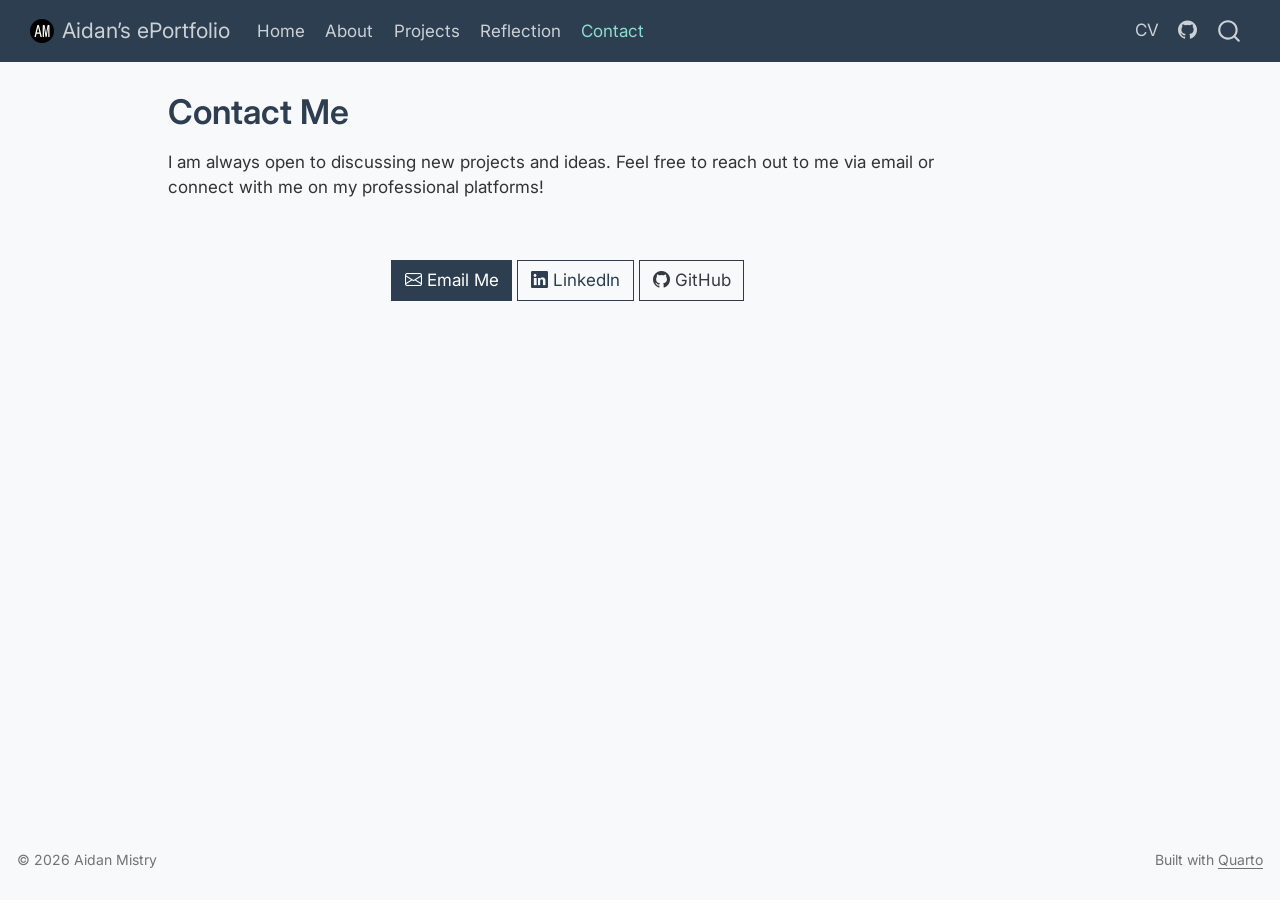
<file: docs/contact.html>
<!DOCTYPE html>
<html xmlns="http://www.w3.org/1999/xhtml" lang="en" xml:lang="en"><head>

<meta charset="utf-8">
<meta name="generator" content="quarto-1.9.31">

<meta name="viewport" content="width=device-width, initial-scale=1.0, user-scalable=yes">


<title>Contact Me – Aidan’s ePortfolio</title>
<style>
/* Default styles provided by pandoc.
** See https://pandoc.org/MANUAL.html#variables-for-html for config info.
*/
code{white-space: pre-wrap;}
span.smallcaps{font-variant: small-caps;}
div.columns{display: flex; gap: min(4vw, 1.5em);}
div.column{flex: auto; overflow-x: auto;}
div.hanging-indent{margin-left: 1.5em; text-indent: -1.5em;}
ul.task-list{list-style: none;}
ul.task-list li input[type="checkbox"] {
  width: 0.8em;
  margin: 0 0.8em 0.2em -1em; /* quarto-specific, see https://github.com/quarto-dev/quarto-cli/issues/4556 */ 
  vertical-align: middle;
}
</style>


<script src="site_libs/quarto-nav/quarto-nav.js"></script>
<script src="site_libs/quarto-nav/headroom.min.js"></script>
<script src="site_libs/clipboard/clipboard.min.js"></script>
<script src="site_libs/quarto-search/autocomplete.umd.js"></script>
<script src="site_libs/quarto-search/fuse.min.js"></script>
<script src="site_libs/quarto-search/quarto-search.js"></script>
<meta name="quarto:offset" content="./">
<link href="./images/favicon.ico" rel="icon">
<script src="site_libs/quarto-html/quarto.js" type="module"></script>
<script src="site_libs/quarto-html/tabsets/tabsets.js" type="module"></script>
<script src="site_libs/quarto-html/popper.min.js"></script>
<script src="site_libs/quarto-html/tippy.umd.min.js"></script>
<script src="site_libs/quarto-html/anchor.min.js"></script>
<link href="site_libs/quarto-html/tippy.css" rel="stylesheet">
<link href="site_libs/quarto-html/quarto-syntax-highlighting-7c69b197886ae2a34062761d21e44731.css" rel="stylesheet" id="quarto-text-highlighting-styles">
<script src="site_libs/bootstrap/bootstrap.min.js"></script>
<link href="site_libs/bootstrap/bootstrap-icons.css" rel="stylesheet">
<link href="site_libs/bootstrap/bootstrap-cf1808cfc6b9e856f617503bf2f4a4d1.min.css" rel="stylesheet" append-hash="true" id="quarto-bootstrap" data-mode="light">
<script id="quarto-search-options" type="application/json">{
  "location": "navbar",
  "copy-button": false,
  "collapse-after": 3,
  "panel-placement": "end",
  "type": "overlay",
  "limit": 50,
  "keyboard-shortcut": [
    "f",
    "/",
    "s"
  ],
  "show-item-context": false,
  "language": {
    "search-no-results-text": "No results",
    "search-matching-documents-text": "matching documents",
    "search-copy-link-title": "Copy link to search",
    "search-hide-matches-text": "Hide additional matches",
    "search-more-match-text": "more match in this document",
    "search-more-matches-text": "more matches in this document",
    "search-clear-button-title": "Clear",
    "search-text-placeholder": "",
    "search-detached-cancel-button-title": "Cancel",
    "search-submit-button-title": "Submit",
    "search-label": "Search"
  }
}</script>


</head>

<body class="nav-fixed quarto-light">

<div id="quarto-search-results"></div>
  <header id="quarto-header" class="headroom fixed-top">
    <nav class="navbar navbar-expand-lg " data-bs-theme="dark">
      <div class="navbar-container container-fluid">
      <div class="navbar-brand-container mx-auto">
    <a href="./index.html" class="navbar-brand navbar-brand-logo">
    <img src="./images/aidan_logo.png" alt="" class="navbar-logo light-content">
    <img src="./images/aidan_logo.png" alt="" class="navbar-logo dark-content">
    </a>
    <a class="navbar-brand" href="./index.html">
    <span class="navbar-title">Aidan’s ePortfolio</span>
    </a>
  </div>
            <div id="quarto-search" class="" title="Search"></div>
          <button class="navbar-toggler" type="button" data-bs-toggle="collapse" data-bs-target="#navbarCollapse" aria-controls="navbarCollapse" role="menu" aria-expanded="false" aria-label="Toggle navigation" onclick="if (window.quartoToggleHeadroom) { window.quartoToggleHeadroom(); }">
  <span class="navbar-toggler-icon"></span>
</button>
          <div class="collapse navbar-collapse" id="navbarCollapse">
            <ul class="navbar-nav navbar-nav-scroll me-auto">
  <li class="nav-item">
    <a class="nav-link" href="./index.html"> 
<span class="menu-text">Home</span></a>
  </li>  
  <li class="nav-item">
    <a class="nav-link" href="./about.html"> 
<span class="menu-text">About</span></a>
  </li>  
  <li class="nav-item">
    <a class="nav-link" href="./projects/index.html"> 
<span class="menu-text">Projects</span></a>
  </li>  
  <li class="nav-item">
    <a class="nav-link" href="./reflection.html"> 
<span class="menu-text">Reflection</span></a>
  </li>  
  <li class="nav-item">
    <a class="nav-link active" href="./contact.html" aria-current="page"> 
<span class="menu-text">Contact</span></a>
  </li>  
</ul>
            <ul class="navbar-nav navbar-nav-scroll ms-auto">
  <li class="nav-item">
    <a class="nav-link" href="./CV/amistry_cv.pdf" target="_blank"> 
<span class="menu-text">CV</span></a>
  </li>  
  <li class="nav-item compact">
    <a class="nav-link" href="https://github.com/AMistry176" target="_blank"> <i class="bi bi-github" role="img">
</i> 
<span class="menu-text"></span></a>
  </li>  
</ul>
          </div> <!-- /navcollapse -->
            <div class="quarto-navbar-tools">
</div>
      </div> <!-- /container-fluid -->
    </nav>
</header>
<!-- content -->
<div id="quarto-content" class="quarto-container page-columns page-rows-contents page-layout-article page-navbar">
<!-- sidebar -->
<!-- margin-sidebar -->
    <div id="quarto-margin-sidebar" class="sidebar margin-sidebar zindex-bottom">
        
    </div>
<!-- main -->
<main class="content" id="quarto-document-content">

<header id="title-block-header" class="quarto-title-block default">
<div class="quarto-title">
<h1 class="title">Contact Me</h1>
</div>



<div class="quarto-title-meta">

    
  
    
  </div>
  


</header>


<p>I am always open to discussing new projects and ideas. Feel free to reach out to me via email or connect with me on my professional platforms!</p>
<p><br></p>
<div class="d-flex justify-content-center gap-3">
<p><a href="mailto:aidanmistry17@gmail.com" class="btn btn-primary"> <i class="bi bi-envelope"></i> Email Me </a> <a href="https://www.linkedin.com/in/aidan-mistry-56832b2a0/" target="_blank" class="btn btn-outline-primary"> <i class="bi bi-linkedin"></i> LinkedIn </a> <a href="https://github.com/AMistry176" target="_blank" class="btn btn-outline-dark"> <i class="bi bi-github"></i> GitHub </a></p>
</div>



</main> <!-- /main -->
<script id="quarto-html-after-body" type="application/javascript">
  window.document.addEventListener("DOMContentLoaded", function (event) {
    const icon = "";
    const anchorJS = new window.AnchorJS();
    anchorJS.options = {
      placement: 'right',
      icon: icon
    };
    anchorJS.add('.anchored');
    const isCodeAnnotation = (el) => {
      for (const clz of el.classList) {
        if (clz.startsWith('code-annotation-')) {                     
          return true;
        }
      }
      return false;
    }
    const onCopySuccess = function(e) {
      // button target
      const button = e.trigger;
      // don't keep focus
      button.blur();
      // flash "checked"
      button.classList.add('code-copy-button-checked');
      var currentTitle = button.getAttribute("title");
      button.setAttribute("title", "Copied!");
      let tooltip;
      if (window.bootstrap) {
        button.setAttribute("data-bs-toggle", "tooltip");
        button.setAttribute("data-bs-placement", "left");
        button.setAttribute("data-bs-title", "Copied!");
        tooltip = new bootstrap.Tooltip(button, 
          { trigger: "manual", 
            customClass: "code-copy-button-tooltip",
            offset: [0, -8]});
        tooltip.show();    
      }
      setTimeout(function() {
        if (tooltip) {
          tooltip.hide();
          button.removeAttribute("data-bs-title");
          button.removeAttribute("data-bs-toggle");
          button.removeAttribute("data-bs-placement");
        }
        button.setAttribute("title", currentTitle);
        button.classList.remove('code-copy-button-checked');
      }, 1000);
      // clear code selection
      e.clearSelection();
    }
    const getTextToCopy = function(trigger) {
      const outerScaffold = trigger.parentElement.cloneNode(true);
      const codeEl = outerScaffold.querySelector('code');
      for (const childEl of codeEl.children) {
        if (isCodeAnnotation(childEl)) {
          childEl.remove();
        }
      }
      return codeEl.innerText;
    }
    const clipboard = new window.ClipboardJS('.code-copy-button:not([data-in-quarto-modal])', {
      text: getTextToCopy
    });
    clipboard.on('success', onCopySuccess);
    if (window.document.getElementById('quarto-embedded-source-code-modal')) {
      const clipboardModal = new window.ClipboardJS('.code-copy-button[data-in-quarto-modal]', {
        text: getTextToCopy,
        container: window.document.getElementById('quarto-embedded-source-code-modal')
      });
      clipboardModal.on('success', onCopySuccess);
    }
      var localhostRegex = new RegExp(/^(?:http|https):\/\/localhost\:?[0-9]*\//);
      var mailtoRegex = new RegExp(/^mailto:/);
        var filterRegex = new RegExp('/' + window.location.host + '/');
      var isInternal = (href) => {
          return filterRegex.test(href) || localhostRegex.test(href) || mailtoRegex.test(href);
      }
      // Inspect non-navigation links and adorn them if external
     var links = window.document.querySelectorAll('a[href]:not(.nav-link):not(.navbar-brand):not(.toc-action):not(.sidebar-link):not(.sidebar-item-toggle):not(.pagination-link):not(.no-external):not([aria-hidden]):not(.dropdown-item):not(.quarto-navigation-tool):not(.about-link)');
      for (var i=0; i<links.length; i++) {
        const link = links[i];
        if (!isInternal(link.href)) {
          // undo the damage that might have been done by quarto-nav.js in the case of
          // links that we want to consider external
          if (link.dataset.originalHref !== undefined) {
            link.href = link.dataset.originalHref;
          }
        }
      }
    function tippyHover(el, contentFn, onTriggerFn, onUntriggerFn) {
      const config = {
        allowHTML: true,
        maxWidth: 500,
        delay: 100,
        arrow: false,
        appendTo: function(el) {
            return el.parentElement;
        },
        interactive: true,
        interactiveBorder: 10,
        theme: 'quarto',
        placement: 'bottom-start',
      };
      if (contentFn) {
        config.content = contentFn;
      }
      if (onTriggerFn) {
        config.onTrigger = onTriggerFn;
      }
      if (onUntriggerFn) {
        config.onUntrigger = onUntriggerFn;
      }
      window.tippy(el, config); 
    }
    const noterefs = window.document.querySelectorAll('a[role="doc-noteref"]');
    for (var i=0; i<noterefs.length; i++) {
      const ref = noterefs[i];
      tippyHover(ref, function() {
        // use id or data attribute instead here
        let href = ref.getAttribute('data-footnote-href') || ref.getAttribute('href');
        try { href = new URL(href).hash; } catch {}
        const id = href.replace(/^#\/?/, "");
        const note = window.document.getElementById(id);
        if (note) {
          return note.innerHTML;
        } else {
          return "";
        }
      });
    }
    const xrefs = window.document.querySelectorAll('a.quarto-xref');
    const processXRef = (id, note) => {
      // Strip column container classes
      const stripColumnClz = (el) => {
        el.classList.remove("page-full", "page-columns");
        if (el.children) {
          for (const child of el.children) {
            stripColumnClz(child);
          }
        }
      }
      stripColumnClz(note)
      if (id === null || id.startsWith('sec-')) {
        // Special case sections, only their first couple elements
        const container = document.createElement("div");
        if (note.children && note.children.length > 2) {
          container.appendChild(note.children[0].cloneNode(true));
          for (let i = 1; i < note.children.length; i++) {
            const child = note.children[i];
            if (child.tagName === "P" && child.innerText === "") {
              continue;
            } else {
              container.appendChild(child.cloneNode(true));
              break;
            }
          }
          if (window.Quarto?.typesetMath) {
            window.Quarto.typesetMath(container);
          }
          return container.innerHTML
        } else {
          if (window.Quarto?.typesetMath) {
            window.Quarto.typesetMath(note);
          }
          return note.innerHTML;
        }
      } else {
        // Remove any anchor links if they are present
        const anchorLink = note.querySelector('a.anchorjs-link');
        if (anchorLink) {
          anchorLink.remove();
        }
        if (window.Quarto?.typesetMath) {
          window.Quarto.typesetMath(note);
        }
        if (note.classList.contains("callout")) {
          return note.outerHTML;
        } else {
          return note.innerHTML;
        }
      }
    }
    for (var i=0; i<xrefs.length; i++) {
      const xref = xrefs[i];
      tippyHover(xref, undefined, function(instance) {
        instance.disable();
        let url = xref.getAttribute('href');
        let hash = undefined; 
        if (url.startsWith('#')) {
          hash = url;
        } else {
          try { hash = new URL(url).hash; } catch {}
        }
        if (hash) {
          const id = hash.replace(/^#\/?/, "");
          const note = window.document.getElementById(id);
          if (note !== null) {
            try {
              const html = processXRef(id, note.cloneNode(true));
              instance.setContent(html);
            } finally {
              instance.enable();
              instance.show();
            }
          } else {
            // See if we can fetch this
            fetch(url.split('#')[0])
            .then(res => res.text())
            .then(html => {
              const parser = new DOMParser();
              const htmlDoc = parser.parseFromString(html, "text/html");
              const note = htmlDoc.getElementById(id);
              if (note !== null) {
                const html = processXRef(id, note);
                instance.setContent(html);
              } 
            }).finally(() => {
              instance.enable();
              instance.show();
            });
          }
        } else {
          // See if we can fetch a full url (with no hash to target)
          // This is a special case and we should probably do some content thinning / targeting
          fetch(url)
          .then(res => res.text())
          .then(html => {
            const parser = new DOMParser();
            const htmlDoc = parser.parseFromString(html, "text/html");
            const note = htmlDoc.querySelector('main.content');
            if (note !== null) {
              // This should only happen for chapter cross references
              // (since there is no id in the URL)
              // remove the first header
              if (note.children.length > 0 && note.children[0].tagName === "HEADER") {
                note.children[0].remove();
              }
              const html = processXRef(null, note);
              instance.setContent(html);
            } 
          }).finally(() => {
            instance.enable();
            instance.show();
          });
        }
      }, function(instance) {
      });
    }
        let selectedAnnoteEl;
        const selectorForAnnotation = ( cell, annotation) => {
          let cellAttr = 'data-code-cell="' + cell + '"';
          let lineAttr = 'data-code-annotation="' +  annotation + '"';
          const selector = 'span[' + cellAttr + '][' + lineAttr + ']';
          return selector;
        }
        const selectCodeLines = (annoteEl) => {
          const doc = window.document;
          const targetCell = annoteEl.getAttribute("data-target-cell");
          const targetAnnotation = annoteEl.getAttribute("data-target-annotation");
          const annoteSpan = window.document.querySelector(selectorForAnnotation(targetCell, targetAnnotation));
          const lines = annoteSpan.getAttribute("data-code-lines").split(",");
          const lineIds = lines.map((line) => {
            return targetCell + "-" + line;
          })
          let top = null;
          let height = null;
          let parent = null;
          if (lineIds.length > 0) {
              //compute the position of the single el (top and bottom and make a div)
              const el = window.document.getElementById(lineIds[0]);
              top = el.offsetTop;
              height = el.offsetHeight;
              parent = el.parentElement.parentElement;
            if (lineIds.length > 1) {
              const lastEl = window.document.getElementById(lineIds[lineIds.length - 1]);
              const bottom = lastEl.offsetTop + lastEl.offsetHeight;
              height = bottom - top;
            }
            if (top !== null && height !== null && parent !== null) {
              // cook up a div (if necessary) and position it 
              let div = window.document.getElementById("code-annotation-line-highlight");
              if (div === null) {
                div = window.document.createElement("div");
                div.setAttribute("id", "code-annotation-line-highlight");
                div.style.position = 'absolute';
                parent.appendChild(div);
              }
              div.style.top = top - 2 + "px";
              div.style.height = height + 4 + "px";
              div.style.left = 0;
              let gutterDiv = window.document.getElementById("code-annotation-line-highlight-gutter");
              if (gutterDiv === null) {
                gutterDiv = window.document.createElement("div");
                gutterDiv.setAttribute("id", "code-annotation-line-highlight-gutter");
                gutterDiv.style.position = 'absolute';
                const codeCell = window.document.getElementById(targetCell);
                const gutter = codeCell.querySelector('.code-annotation-gutter');
                gutter.appendChild(gutterDiv);
              }
              gutterDiv.style.top = top - 2 + "px";
              gutterDiv.style.height = height + 4 + "px";
            }
            selectedAnnoteEl = annoteEl;
          }
        };
        const unselectCodeLines = () => {
          const elementsIds = ["code-annotation-line-highlight", "code-annotation-line-highlight-gutter"];
          elementsIds.forEach((elId) => {
            const div = window.document.getElementById(elId);
            if (div) {
              div.remove();
            }
          });
          selectedAnnoteEl = undefined;
        };
          // Handle positioning of the toggle
      window.addEventListener(
        "resize",
        throttle(() => {
          elRect = undefined;
          if (selectedAnnoteEl) {
            selectCodeLines(selectedAnnoteEl);
          }
        }, 10)
      );
      function throttle(fn, ms) {
      let throttle = false;
      let timer;
        return (...args) => {
          if(!throttle) { // first call gets through
              fn.apply(this, args);
              throttle = true;
          } else { // all the others get throttled
              if(timer) clearTimeout(timer); // cancel #2
              timer = setTimeout(() => {
                fn.apply(this, args);
                timer = throttle = false;
              }, ms);
          }
        };
      }
        // Attach click handler to the DT
        const annoteDls = window.document.querySelectorAll('dt[data-target-cell]');
        for (const annoteDlNode of annoteDls) {
          annoteDlNode.addEventListener('click', (event) => {
            const clickedEl = event.target;
            if (clickedEl !== selectedAnnoteEl) {
              unselectCodeLines();
              const activeEl = window.document.querySelector('dt[data-target-cell].code-annotation-active');
              if (activeEl) {
                activeEl.classList.remove('code-annotation-active');
              }
              selectCodeLines(clickedEl);
              clickedEl.classList.add('code-annotation-active');
            } else {
              // Unselect the line
              unselectCodeLines();
              clickedEl.classList.remove('code-annotation-active');
            }
          });
        }
    const findCites = (el) => {
      const parentEl = el.parentElement;
      if (parentEl) {
        const cites = parentEl.dataset.cites;
        if (cites) {
          return {
            el,
            cites: cites.split(' ')
          };
        } else {
          return findCites(el.parentElement)
        }
      } else {
        return undefined;
      }
    };
    var bibliorefs = window.document.querySelectorAll('a[role="doc-biblioref"]');
    for (var i=0; i<bibliorefs.length; i++) {
      const ref = bibliorefs[i];
      const citeInfo = findCites(ref);
      if (citeInfo) {
        tippyHover(citeInfo.el, function() {
          var popup = window.document.createElement('div');
          citeInfo.cites.forEach(function(cite) {
            var citeDiv = window.document.createElement('div');
            citeDiv.classList.add('hanging-indent');
            citeDiv.classList.add('csl-entry');
            var biblioDiv = window.document.getElementById('ref-' + cite);
            if (biblioDiv) {
              citeDiv.innerHTML = biblioDiv.innerHTML;
            }
            popup.appendChild(citeDiv);
          });
          return popup.innerHTML;
        });
      }
    }
  });
  </script>
</div> <!-- /content -->
<footer class="footer">
  <div class="nav-footer">
    <div class="nav-footer-left">
<p>© 2026 Aidan Mistry</p>
</div>   
    <div class="nav-footer-center">
      &nbsp;
    </div>
    <div class="nav-footer-right">
<p>Built with <a href="https://quarto.org/">Quarto</a></p>
</div>
  </div>
</footer>




</body></html>
</file>
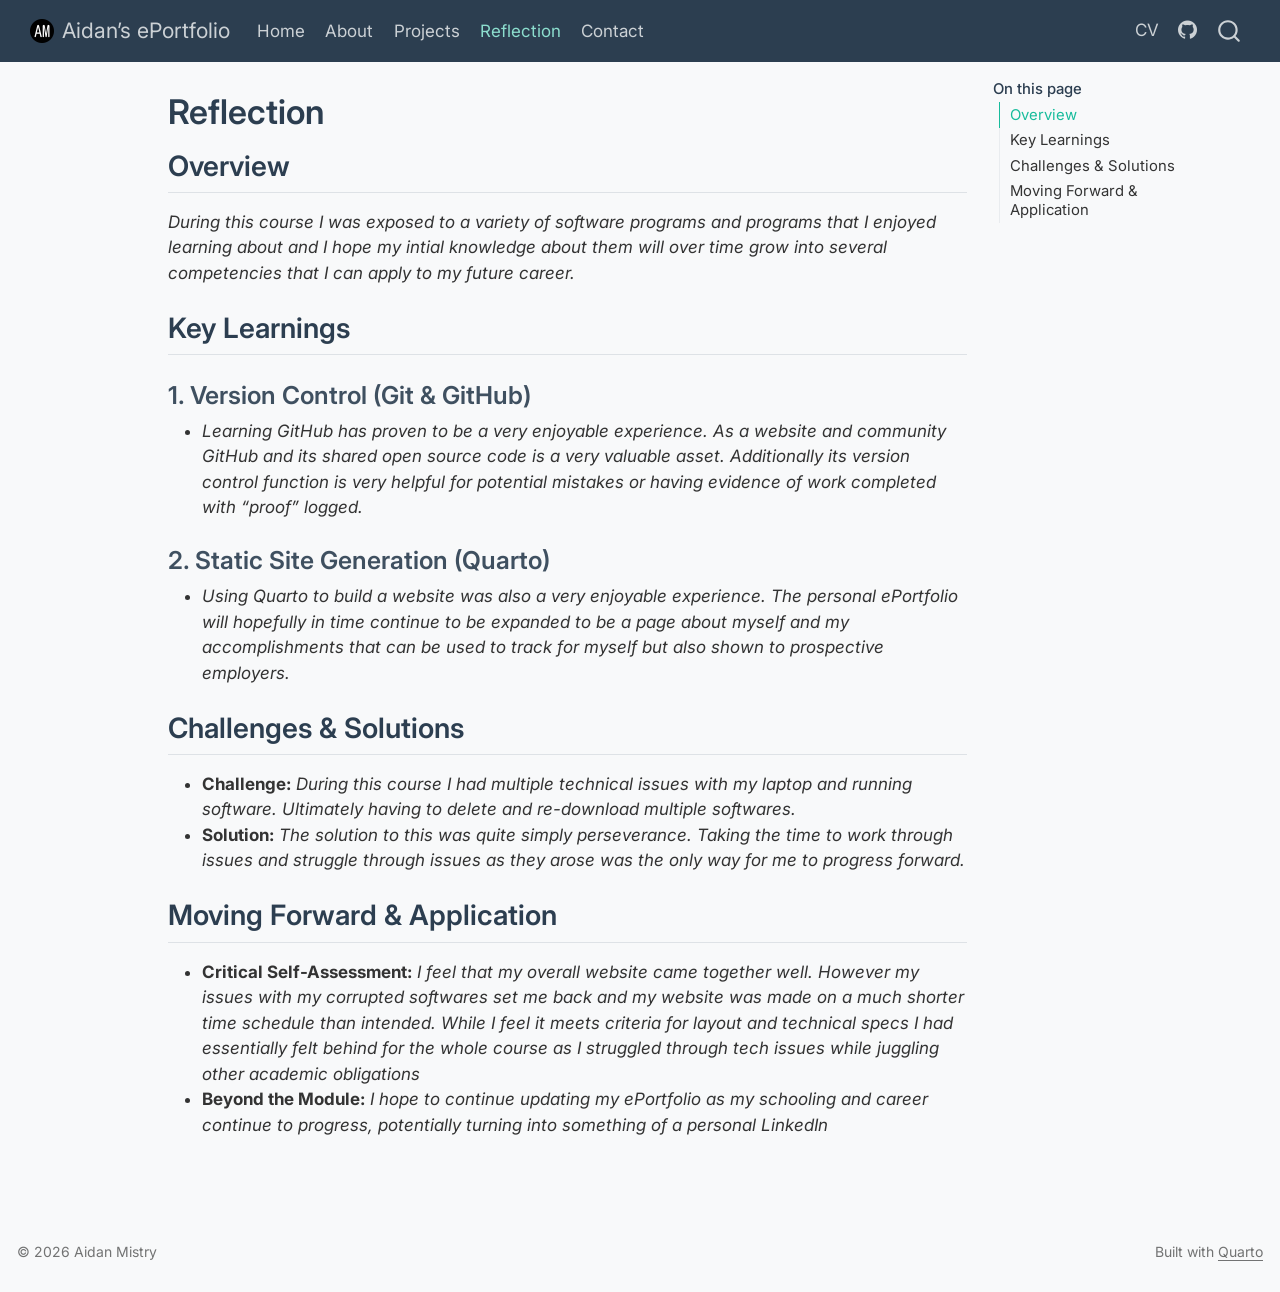
<file: docs/reflection.html>
<!DOCTYPE html>
<html xmlns="http://www.w3.org/1999/xhtml" lang="en" xml:lang="en"><head>

<meta charset="utf-8">
<meta name="generator" content="quarto-1.9.31">

<meta name="viewport" content="width=device-width, initial-scale=1.0, user-scalable=yes">


<title>Reflection – Aidan’s ePortfolio</title>
<style>
/* Default styles provided by pandoc.
** See https://pandoc.org/MANUAL.html#variables-for-html for config info.
*/
code{white-space: pre-wrap;}
span.smallcaps{font-variant: small-caps;}
div.columns{display: flex; gap: min(4vw, 1.5em);}
div.column{flex: auto; overflow-x: auto;}
div.hanging-indent{margin-left: 1.5em; text-indent: -1.5em;}
ul.task-list{list-style: none;}
ul.task-list li input[type="checkbox"] {
  width: 0.8em;
  margin: 0 0.8em 0.2em -1em; /* quarto-specific, see https://github.com/quarto-dev/quarto-cli/issues/4556 */ 
  vertical-align: middle;
}
</style>


<script src="site_libs/quarto-nav/quarto-nav.js"></script>
<script src="site_libs/quarto-nav/headroom.min.js"></script>
<script src="site_libs/clipboard/clipboard.min.js"></script>
<script src="site_libs/quarto-search/autocomplete.umd.js"></script>
<script src="site_libs/quarto-search/fuse.min.js"></script>
<script src="site_libs/quarto-search/quarto-search.js"></script>
<meta name="quarto:offset" content="./">
<link href="./images/favicon.ico" rel="icon">
<script src="site_libs/quarto-html/quarto.js" type="module"></script>
<script src="site_libs/quarto-html/tabsets/tabsets.js" type="module"></script>
<script src="site_libs/quarto-html/popper.min.js"></script>
<script src="site_libs/quarto-html/tippy.umd.min.js"></script>
<script src="site_libs/quarto-html/anchor.min.js"></script>
<link href="site_libs/quarto-html/tippy.css" rel="stylesheet">
<link href="site_libs/quarto-html/quarto-syntax-highlighting-7c69b197886ae2a34062761d21e44731.css" rel="stylesheet" id="quarto-text-highlighting-styles">
<script src="site_libs/bootstrap/bootstrap.min.js"></script>
<link href="site_libs/bootstrap/bootstrap-icons.css" rel="stylesheet">
<link href="site_libs/bootstrap/bootstrap-cf1808cfc6b9e856f617503bf2f4a4d1.min.css" rel="stylesheet" append-hash="true" id="quarto-bootstrap" data-mode="light">
<script id="quarto-search-options" type="application/json">{
  "location": "navbar",
  "copy-button": false,
  "collapse-after": 3,
  "panel-placement": "end",
  "type": "overlay",
  "limit": 50,
  "keyboard-shortcut": [
    "f",
    "/",
    "s"
  ],
  "show-item-context": false,
  "language": {
    "search-no-results-text": "No results",
    "search-matching-documents-text": "matching documents",
    "search-copy-link-title": "Copy link to search",
    "search-hide-matches-text": "Hide additional matches",
    "search-more-match-text": "more match in this document",
    "search-more-matches-text": "more matches in this document",
    "search-clear-button-title": "Clear",
    "search-text-placeholder": "",
    "search-detached-cancel-button-title": "Cancel",
    "search-submit-button-title": "Submit",
    "search-label": "Search"
  }
}</script>


</head>

<body class="nav-fixed quarto-light">

<div id="quarto-search-results"></div>
  <header id="quarto-header" class="headroom fixed-top">
    <nav class="navbar navbar-expand-lg " data-bs-theme="dark">
      <div class="navbar-container container-fluid">
      <div class="navbar-brand-container mx-auto">
    <a href="./index.html" class="navbar-brand navbar-brand-logo">
    <img src="./images/aidan_logo.png" alt="" class="navbar-logo light-content">
    <img src="./images/aidan_logo.png" alt="" class="navbar-logo dark-content">
    </a>
    <a class="navbar-brand" href="./index.html">
    <span class="navbar-title">Aidan’s ePortfolio</span>
    </a>
  </div>
            <div id="quarto-search" class="" title="Search"></div>
          <button class="navbar-toggler" type="button" data-bs-toggle="collapse" data-bs-target="#navbarCollapse" aria-controls="navbarCollapse" role="menu" aria-expanded="false" aria-label="Toggle navigation" onclick="if (window.quartoToggleHeadroom) { window.quartoToggleHeadroom(); }">
  <span class="navbar-toggler-icon"></span>
</button>
          <div class="collapse navbar-collapse" id="navbarCollapse">
            <ul class="navbar-nav navbar-nav-scroll me-auto">
  <li class="nav-item">
    <a class="nav-link" href="./index.html"> 
<span class="menu-text">Home</span></a>
  </li>  
  <li class="nav-item">
    <a class="nav-link" href="./about.html"> 
<span class="menu-text">About</span></a>
  </li>  
  <li class="nav-item">
    <a class="nav-link" href="./projects/index.html"> 
<span class="menu-text">Projects</span></a>
  </li>  
  <li class="nav-item">
    <a class="nav-link active" href="./reflection.html" aria-current="page"> 
<span class="menu-text">Reflection</span></a>
  </li>  
  <li class="nav-item">
    <a class="nav-link" href="./contact.html"> 
<span class="menu-text">Contact</span></a>
  </li>  
</ul>
            <ul class="navbar-nav navbar-nav-scroll ms-auto">
  <li class="nav-item">
    <a class="nav-link" href="./CV/amistry_cv.pdf" target="_blank"> 
<span class="menu-text">CV</span></a>
  </li>  
  <li class="nav-item compact">
    <a class="nav-link" href="https://github.com/AMistry176" target="_blank"> <i class="bi bi-github" role="img">
</i> 
<span class="menu-text"></span></a>
  </li>  
</ul>
          </div> <!-- /navcollapse -->
            <div class="quarto-navbar-tools">
</div>
      </div> <!-- /container-fluid -->
    </nav>
</header>
<!-- content -->
<div id="quarto-content" class="quarto-container page-columns page-rows-contents page-layout-article page-navbar">
<!-- sidebar -->
<!-- margin-sidebar -->
    <div id="quarto-margin-sidebar" class="sidebar margin-sidebar">
        <nav id="TOC" role="doc-toc" class="toc-active">
    <h2 id="toc-title">On this page</h2>
   
  <ul>
  <li><a href="#overview" id="toc-overview" class="nav-link active" data-scroll-target="#overview">Overview</a></li>
  <li><a href="#key-learnings" id="toc-key-learnings" class="nav-link" data-scroll-target="#key-learnings">Key Learnings</a>
  <ul class="collapse">
  <li><a href="#version-control-git-github" id="toc-version-control-git-github" class="nav-link" data-scroll-target="#version-control-git-github">1. Version Control (Git &amp; GitHub)</a></li>
  <li><a href="#static-site-generation-quarto" id="toc-static-site-generation-quarto" class="nav-link" data-scroll-target="#static-site-generation-quarto">2. Static Site Generation (Quarto)</a></li>
  </ul></li>
  <li><a href="#challenges-solutions" id="toc-challenges-solutions" class="nav-link" data-scroll-target="#challenges-solutions">Challenges &amp; Solutions</a></li>
  <li><a href="#moving-forward-application" id="toc-moving-forward-application" class="nav-link" data-scroll-target="#moving-forward-application">Moving Forward &amp; Application</a></li>
  </ul>
</nav>
    </div>
<!-- main -->
<main class="content" id="quarto-document-content">

<header id="title-block-header" class="quarto-title-block default">
<div class="quarto-title">
<h1 class="title">Reflection</h1>
</div>



<div class="quarto-title-meta">

    
  
    
  </div>
  


</header>


<section id="overview" class="level2">
<h2 class="anchored" data-anchor-id="overview">Overview</h2>
<p><em>During this course I was exposed to a variety of software programs and programs that I enjoyed learning about and I hope my intial knowledge about them will over time grow into several competencies that I can apply to my future career.</em></p>
</section>
<section id="key-learnings" class="level2">
<h2 class="anchored" data-anchor-id="key-learnings">Key Learnings</h2>
<section id="version-control-git-github" class="level3">
<h3 class="anchored" data-anchor-id="version-control-git-github">1. Version Control (Git &amp; GitHub)</h3>
<ul>
<li><em>Learning GitHub has proven to be a very enjoyable experience. As a website and community GitHub and its shared open source code is a very valuable asset. Additionally its version control function is very helpful for potential mistakes or having evidence of work completed with “proof” logged.</em></li>
</ul>
</section>
<section id="static-site-generation-quarto" class="level3">
<h3 class="anchored" data-anchor-id="static-site-generation-quarto">2. Static Site Generation (Quarto)</h3>
<ul>
<li><em>Using Quarto to build a website was also a very enjoyable experience. The personal ePortfolio will hopefully in time continue to be expanded to be a page about myself and my accomplishments that can be used to track for myself but also shown to prospective employers.</em></li>
</ul>
</section>
</section>
<section id="challenges-solutions" class="level2">
<h2 class="anchored" data-anchor-id="challenges-solutions">Challenges &amp; Solutions</h2>
<ul>
<li><strong>Challenge:</strong> <em>During this course I had multiple technical issues with my laptop and running software. Ultimately having to delete and re-download multiple softwares.</em></li>
<li><strong>Solution:</strong> <em>The solution to this was quite simply perseverance. Taking the time to work through issues and struggle through issues as they arose was the only way for me to progress forward.</em></li>
</ul>
</section>
<section id="moving-forward-application" class="level2">
<h2 class="anchored" data-anchor-id="moving-forward-application">Moving Forward &amp; Application</h2>
<ul>
<li><strong>Critical Self-Assessment:</strong> <em>I feel that my overall website came together well. However my issues with my corrupted softwares set me back and my website was made on a much shorter time schedule than intended. While I feel it meets criteria for layout and technical specs I had essentially felt behind for the whole course as I struggled through tech issues while juggling other academic obligations</em></li>
<li><strong>Beyond the Module:</strong> <em>I hope to continue updating my ePortfolio as my schooling and career continue to progress, potentially turning into something of a personal LinkedIn</em></li>
</ul>


</section>

</main> <!-- /main -->
<script id="quarto-html-after-body" type="application/javascript">
  window.document.addEventListener("DOMContentLoaded", function (event) {
    const icon = "";
    const anchorJS = new window.AnchorJS();
    anchorJS.options = {
      placement: 'right',
      icon: icon
    };
    anchorJS.add('.anchored');
    const isCodeAnnotation = (el) => {
      for (const clz of el.classList) {
        if (clz.startsWith('code-annotation-')) {                     
          return true;
        }
      }
      return false;
    }
    const onCopySuccess = function(e) {
      // button target
      const button = e.trigger;
      // don't keep focus
      button.blur();
      // flash "checked"
      button.classList.add('code-copy-button-checked');
      var currentTitle = button.getAttribute("title");
      button.setAttribute("title", "Copied!");
      let tooltip;
      if (window.bootstrap) {
        button.setAttribute("data-bs-toggle", "tooltip");
        button.setAttribute("data-bs-placement", "left");
        button.setAttribute("data-bs-title", "Copied!");
        tooltip = new bootstrap.Tooltip(button, 
          { trigger: "manual", 
            customClass: "code-copy-button-tooltip",
            offset: [0, -8]});
        tooltip.show();    
      }
      setTimeout(function() {
        if (tooltip) {
          tooltip.hide();
          button.removeAttribute("data-bs-title");
          button.removeAttribute("data-bs-toggle");
          button.removeAttribute("data-bs-placement");
        }
        button.setAttribute("title", currentTitle);
        button.classList.remove('code-copy-button-checked');
      }, 1000);
      // clear code selection
      e.clearSelection();
    }
    const getTextToCopy = function(trigger) {
      const outerScaffold = trigger.parentElement.cloneNode(true);
      const codeEl = outerScaffold.querySelector('code');
      for (const childEl of codeEl.children) {
        if (isCodeAnnotation(childEl)) {
          childEl.remove();
        }
      }
      return codeEl.innerText;
    }
    const clipboard = new window.ClipboardJS('.code-copy-button:not([data-in-quarto-modal])', {
      text: getTextToCopy
    });
    clipboard.on('success', onCopySuccess);
    if (window.document.getElementById('quarto-embedded-source-code-modal')) {
      const clipboardModal = new window.ClipboardJS('.code-copy-button[data-in-quarto-modal]', {
        text: getTextToCopy,
        container: window.document.getElementById('quarto-embedded-source-code-modal')
      });
      clipboardModal.on('success', onCopySuccess);
    }
      var localhostRegex = new RegExp(/^(?:http|https):\/\/localhost\:?[0-9]*\//);
      var mailtoRegex = new RegExp(/^mailto:/);
        var filterRegex = new RegExp('/' + window.location.host + '/');
      var isInternal = (href) => {
          return filterRegex.test(href) || localhostRegex.test(href) || mailtoRegex.test(href);
      }
      // Inspect non-navigation links and adorn them if external
     var links = window.document.querySelectorAll('a[href]:not(.nav-link):not(.navbar-brand):not(.toc-action):not(.sidebar-link):not(.sidebar-item-toggle):not(.pagination-link):not(.no-external):not([aria-hidden]):not(.dropdown-item):not(.quarto-navigation-tool):not(.about-link)');
      for (var i=0; i<links.length; i++) {
        const link = links[i];
        if (!isInternal(link.href)) {
          // undo the damage that might have been done by quarto-nav.js in the case of
          // links that we want to consider external
          if (link.dataset.originalHref !== undefined) {
            link.href = link.dataset.originalHref;
          }
        }
      }
    function tippyHover(el, contentFn, onTriggerFn, onUntriggerFn) {
      const config = {
        allowHTML: true,
        maxWidth: 500,
        delay: 100,
        arrow: false,
        appendTo: function(el) {
            return el.parentElement;
        },
        interactive: true,
        interactiveBorder: 10,
        theme: 'quarto',
        placement: 'bottom-start',
      };
      if (contentFn) {
        config.content = contentFn;
      }
      if (onTriggerFn) {
        config.onTrigger = onTriggerFn;
      }
      if (onUntriggerFn) {
        config.onUntrigger = onUntriggerFn;
      }
      window.tippy(el, config); 
    }
    const noterefs = window.document.querySelectorAll('a[role="doc-noteref"]');
    for (var i=0; i<noterefs.length; i++) {
      const ref = noterefs[i];
      tippyHover(ref, function() {
        // use id or data attribute instead here
        let href = ref.getAttribute('data-footnote-href') || ref.getAttribute('href');
        try { href = new URL(href).hash; } catch {}
        const id = href.replace(/^#\/?/, "");
        const note = window.document.getElementById(id);
        if (note) {
          return note.innerHTML;
        } else {
          return "";
        }
      });
    }
    const xrefs = window.document.querySelectorAll('a.quarto-xref');
    const processXRef = (id, note) => {
      // Strip column container classes
      const stripColumnClz = (el) => {
        el.classList.remove("page-full", "page-columns");
        if (el.children) {
          for (const child of el.children) {
            stripColumnClz(child);
          }
        }
      }
      stripColumnClz(note)
      if (id === null || id.startsWith('sec-')) {
        // Special case sections, only their first couple elements
        const container = document.createElement("div");
        if (note.children && note.children.length > 2) {
          container.appendChild(note.children[0].cloneNode(true));
          for (let i = 1; i < note.children.length; i++) {
            const child = note.children[i];
            if (child.tagName === "P" && child.innerText === "") {
              continue;
            } else {
              container.appendChild(child.cloneNode(true));
              break;
            }
          }
          if (window.Quarto?.typesetMath) {
            window.Quarto.typesetMath(container);
          }
          return container.innerHTML
        } else {
          if (window.Quarto?.typesetMath) {
            window.Quarto.typesetMath(note);
          }
          return note.innerHTML;
        }
      } else {
        // Remove any anchor links if they are present
        const anchorLink = note.querySelector('a.anchorjs-link');
        if (anchorLink) {
          anchorLink.remove();
        }
        if (window.Quarto?.typesetMath) {
          window.Quarto.typesetMath(note);
        }
        if (note.classList.contains("callout")) {
          return note.outerHTML;
        } else {
          return note.innerHTML;
        }
      }
    }
    for (var i=0; i<xrefs.length; i++) {
      const xref = xrefs[i];
      tippyHover(xref, undefined, function(instance) {
        instance.disable();
        let url = xref.getAttribute('href');
        let hash = undefined; 
        if (url.startsWith('#')) {
          hash = url;
        } else {
          try { hash = new URL(url).hash; } catch {}
        }
        if (hash) {
          const id = hash.replace(/^#\/?/, "");
          const note = window.document.getElementById(id);
          if (note !== null) {
            try {
              const html = processXRef(id, note.cloneNode(true));
              instance.setContent(html);
            } finally {
              instance.enable();
              instance.show();
            }
          } else {
            // See if we can fetch this
            fetch(url.split('#')[0])
            .then(res => res.text())
            .then(html => {
              const parser = new DOMParser();
              const htmlDoc = parser.parseFromString(html, "text/html");
              const note = htmlDoc.getElementById(id);
              if (note !== null) {
                const html = processXRef(id, note);
                instance.setContent(html);
              } 
            }).finally(() => {
              instance.enable();
              instance.show();
            });
          }
        } else {
          // See if we can fetch a full url (with no hash to target)
          // This is a special case and we should probably do some content thinning / targeting
          fetch(url)
          .then(res => res.text())
          .then(html => {
            const parser = new DOMParser();
            const htmlDoc = parser.parseFromString(html, "text/html");
            const note = htmlDoc.querySelector('main.content');
            if (note !== null) {
              // This should only happen for chapter cross references
              // (since there is no id in the URL)
              // remove the first header
              if (note.children.length > 0 && note.children[0].tagName === "HEADER") {
                note.children[0].remove();
              }
              const html = processXRef(null, note);
              instance.setContent(html);
            } 
          }).finally(() => {
            instance.enable();
            instance.show();
          });
        }
      }, function(instance) {
      });
    }
        let selectedAnnoteEl;
        const selectorForAnnotation = ( cell, annotation) => {
          let cellAttr = 'data-code-cell="' + cell + '"';
          let lineAttr = 'data-code-annotation="' +  annotation + '"';
          const selector = 'span[' + cellAttr + '][' + lineAttr + ']';
          return selector;
        }
        const selectCodeLines = (annoteEl) => {
          const doc = window.document;
          const targetCell = annoteEl.getAttribute("data-target-cell");
          const targetAnnotation = annoteEl.getAttribute("data-target-annotation");
          const annoteSpan = window.document.querySelector(selectorForAnnotation(targetCell, targetAnnotation));
          const lines = annoteSpan.getAttribute("data-code-lines").split(",");
          const lineIds = lines.map((line) => {
            return targetCell + "-" + line;
          })
          let top = null;
          let height = null;
          let parent = null;
          if (lineIds.length > 0) {
              //compute the position of the single el (top and bottom and make a div)
              const el = window.document.getElementById(lineIds[0]);
              top = el.offsetTop;
              height = el.offsetHeight;
              parent = el.parentElement.parentElement;
            if (lineIds.length > 1) {
              const lastEl = window.document.getElementById(lineIds[lineIds.length - 1]);
              const bottom = lastEl.offsetTop + lastEl.offsetHeight;
              height = bottom - top;
            }
            if (top !== null && height !== null && parent !== null) {
              // cook up a div (if necessary) and position it 
              let div = window.document.getElementById("code-annotation-line-highlight");
              if (div === null) {
                div = window.document.createElement("div");
                div.setAttribute("id", "code-annotation-line-highlight");
                div.style.position = 'absolute';
                parent.appendChild(div);
              }
              div.style.top = top - 2 + "px";
              div.style.height = height + 4 + "px";
              div.style.left = 0;
              let gutterDiv = window.document.getElementById("code-annotation-line-highlight-gutter");
              if (gutterDiv === null) {
                gutterDiv = window.document.createElement("div");
                gutterDiv.setAttribute("id", "code-annotation-line-highlight-gutter");
                gutterDiv.style.position = 'absolute';
                const codeCell = window.document.getElementById(targetCell);
                const gutter = codeCell.querySelector('.code-annotation-gutter');
                gutter.appendChild(gutterDiv);
              }
              gutterDiv.style.top = top - 2 + "px";
              gutterDiv.style.height = height + 4 + "px";
            }
            selectedAnnoteEl = annoteEl;
          }
        };
        const unselectCodeLines = () => {
          const elementsIds = ["code-annotation-line-highlight", "code-annotation-line-highlight-gutter"];
          elementsIds.forEach((elId) => {
            const div = window.document.getElementById(elId);
            if (div) {
              div.remove();
            }
          });
          selectedAnnoteEl = undefined;
        };
          // Handle positioning of the toggle
      window.addEventListener(
        "resize",
        throttle(() => {
          elRect = undefined;
          if (selectedAnnoteEl) {
            selectCodeLines(selectedAnnoteEl);
          }
        }, 10)
      );
      function throttle(fn, ms) {
      let throttle = false;
      let timer;
        return (...args) => {
          if(!throttle) { // first call gets through
              fn.apply(this, args);
              throttle = true;
          } else { // all the others get throttled
              if(timer) clearTimeout(timer); // cancel #2
              timer = setTimeout(() => {
                fn.apply(this, args);
                timer = throttle = false;
              }, ms);
          }
        };
      }
        // Attach click handler to the DT
        const annoteDls = window.document.querySelectorAll('dt[data-target-cell]');
        for (const annoteDlNode of annoteDls) {
          annoteDlNode.addEventListener('click', (event) => {
            const clickedEl = event.target;
            if (clickedEl !== selectedAnnoteEl) {
              unselectCodeLines();
              const activeEl = window.document.querySelector('dt[data-target-cell].code-annotation-active');
              if (activeEl) {
                activeEl.classList.remove('code-annotation-active');
              }
              selectCodeLines(clickedEl);
              clickedEl.classList.add('code-annotation-active');
            } else {
              // Unselect the line
              unselectCodeLines();
              clickedEl.classList.remove('code-annotation-active');
            }
          });
        }
    const findCites = (el) => {
      const parentEl = el.parentElement;
      if (parentEl) {
        const cites = parentEl.dataset.cites;
        if (cites) {
          return {
            el,
            cites: cites.split(' ')
          };
        } else {
          return findCites(el.parentElement)
        }
      } else {
        return undefined;
      }
    };
    var bibliorefs = window.document.querySelectorAll('a[role="doc-biblioref"]');
    for (var i=0; i<bibliorefs.length; i++) {
      const ref = bibliorefs[i];
      const citeInfo = findCites(ref);
      if (citeInfo) {
        tippyHover(citeInfo.el, function() {
          var popup = window.document.createElement('div');
          citeInfo.cites.forEach(function(cite) {
            var citeDiv = window.document.createElement('div');
            citeDiv.classList.add('hanging-indent');
            citeDiv.classList.add('csl-entry');
            var biblioDiv = window.document.getElementById('ref-' + cite);
            if (biblioDiv) {
              citeDiv.innerHTML = biblioDiv.innerHTML;
            }
            popup.appendChild(citeDiv);
          });
          return popup.innerHTML;
        });
      }
    }
  });
  </script>
</div> <!-- /content -->
<footer class="footer">
  <div class="nav-footer">
    <div class="nav-footer-left">
<p>© 2026 Aidan Mistry</p>
</div>   
    <div class="nav-footer-center">
      &nbsp;
    </div>
    <div class="nav-footer-right">
<p>Built with <a href="https://quarto.org/">Quarto</a></p>
</div>
  </div>
</footer>




</body></html>
</file>
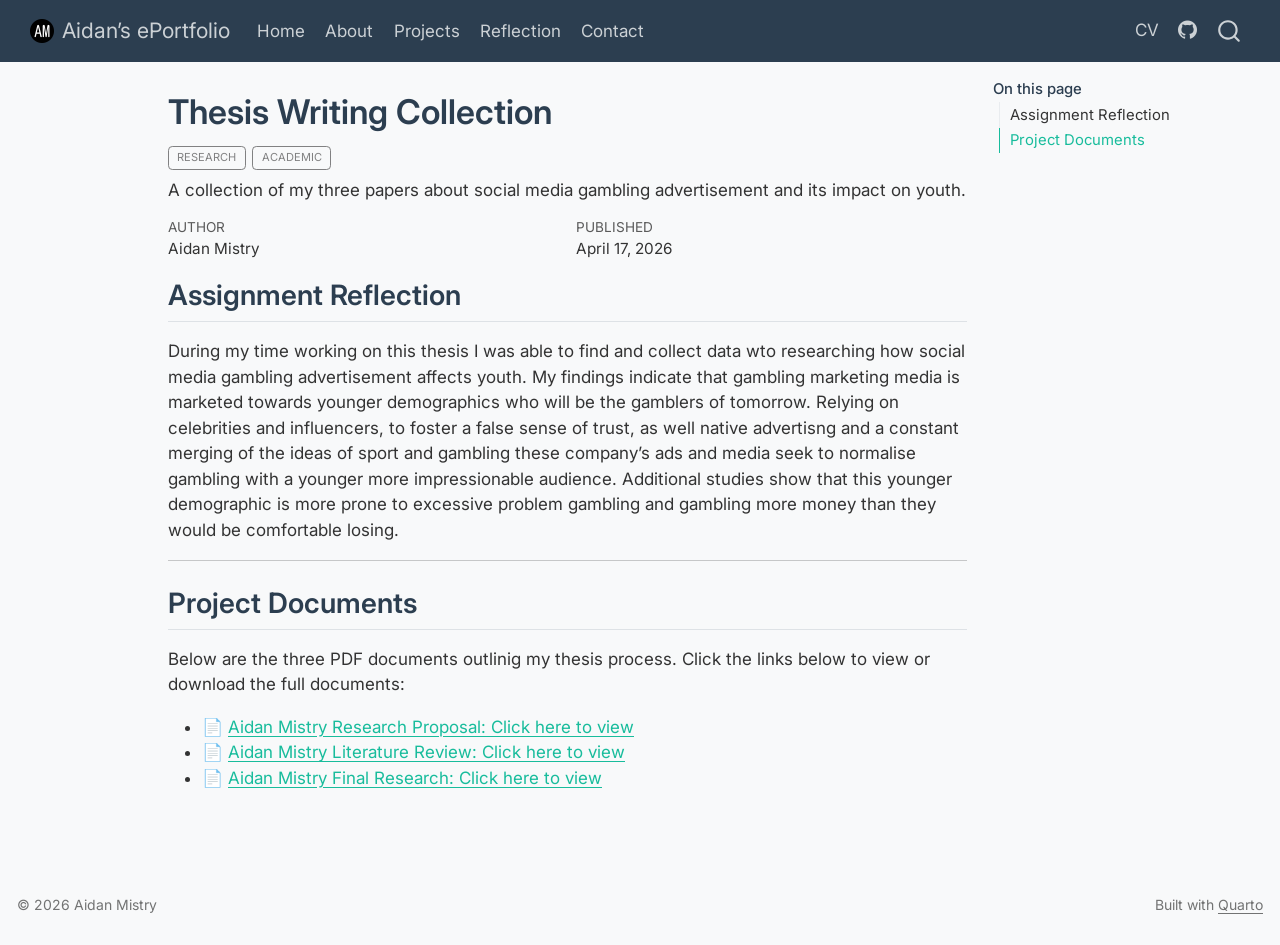
<file: docs/projects/project_2.html>
<!DOCTYPE html>
<html xmlns="http://www.w3.org/1999/xhtml" lang="en" xml:lang="en"><head>

<meta charset="utf-8">
<meta name="generator" content="quarto-1.9.31">

<meta name="viewport" content="width=device-width, initial-scale=1.0, user-scalable=yes">

<meta name="author" content="Aidan Mistry">
<meta name="dcterms.date" content="2026-04-17">
<meta name="description" content="A collection of my three papers about social media gambling advertisement and its impact on youth.">

<title>Thesis Writing Collection – Aidan’s ePortfolio</title>
<style>
/* Default styles provided by pandoc.
** See https://pandoc.org/MANUAL.html#variables-for-html for config info.
*/
code{white-space: pre-wrap;}
span.smallcaps{font-variant: small-caps;}
div.columns{display: flex; gap: min(4vw, 1.5em);}
div.column{flex: auto; overflow-x: auto;}
div.hanging-indent{margin-left: 1.5em; text-indent: -1.5em;}
ul.task-list{list-style: none;}
ul.task-list li input[type="checkbox"] {
  width: 0.8em;
  margin: 0 0.8em 0.2em -1em; /* quarto-specific, see https://github.com/quarto-dev/quarto-cli/issues/4556 */ 
  vertical-align: middle;
}
</style>


<script src="../site_libs/quarto-nav/quarto-nav.js"></script>
<script src="../site_libs/quarto-nav/headroom.min.js"></script>
<script src="../site_libs/clipboard/clipboard.min.js"></script>
<script src="../site_libs/quarto-search/autocomplete.umd.js"></script>
<script src="../site_libs/quarto-search/fuse.min.js"></script>
<script src="../site_libs/quarto-search/quarto-search.js"></script>
<meta name="quarto:offset" content="../">
<link href="../images/favicon.ico" rel="icon">
<script src="../site_libs/quarto-html/quarto.js" type="module"></script>
<script src="../site_libs/quarto-html/tabsets/tabsets.js" type="module"></script>
<script src="../site_libs/quarto-html/popper.min.js"></script>
<script src="../site_libs/quarto-html/tippy.umd.min.js"></script>
<script src="../site_libs/quarto-html/anchor.min.js"></script>
<link href="../site_libs/quarto-html/tippy.css" rel="stylesheet">
<link href="../site_libs/quarto-html/quarto-syntax-highlighting-7c69b197886ae2a34062761d21e44731.css" rel="stylesheet" id="quarto-text-highlighting-styles">
<script src="../site_libs/bootstrap/bootstrap.min.js"></script>
<link href="../site_libs/bootstrap/bootstrap-icons.css" rel="stylesheet">
<link href="../site_libs/bootstrap/bootstrap-cf1808cfc6b9e856f617503bf2f4a4d1.min.css" rel="stylesheet" append-hash="true" id="quarto-bootstrap" data-mode="light">
<script id="quarto-search-options" type="application/json">{
  "location": "navbar",
  "copy-button": false,
  "collapse-after": 3,
  "panel-placement": "end",
  "type": "overlay",
  "limit": 50,
  "keyboard-shortcut": [
    "f",
    "/",
    "s"
  ],
  "show-item-context": false,
  "language": {
    "search-no-results-text": "No results",
    "search-matching-documents-text": "matching documents",
    "search-copy-link-title": "Copy link to search",
    "search-hide-matches-text": "Hide additional matches",
    "search-more-match-text": "more match in this document",
    "search-more-matches-text": "more matches in this document",
    "search-clear-button-title": "Clear",
    "search-text-placeholder": "",
    "search-detached-cancel-button-title": "Cancel",
    "search-submit-button-title": "Submit",
    "search-label": "Search"
  }
}</script>


</head>

<body class="nav-fixed quarto-light">

<div id="quarto-search-results"></div>
  <header id="quarto-header" class="headroom fixed-top">
    <nav class="navbar navbar-expand-lg " data-bs-theme="dark">
      <div class="navbar-container container-fluid">
      <div class="navbar-brand-container mx-auto">
    <a href="../index.html" class="navbar-brand navbar-brand-logo">
    <img src="../images/aidan_logo.png" alt="" class="navbar-logo light-content">
    <img src="../images/aidan_logo.png" alt="" class="navbar-logo dark-content">
    </a>
    <a class="navbar-brand" href="../index.html">
    <span class="navbar-title">Aidan’s ePortfolio</span>
    </a>
  </div>
            <div id="quarto-search" class="" title="Search"></div>
          <button class="navbar-toggler" type="button" data-bs-toggle="collapse" data-bs-target="#navbarCollapse" aria-controls="navbarCollapse" role="menu" aria-expanded="false" aria-label="Toggle navigation" onclick="if (window.quartoToggleHeadroom) { window.quartoToggleHeadroom(); }">
  <span class="navbar-toggler-icon"></span>
</button>
          <div class="collapse navbar-collapse" id="navbarCollapse">
            <ul class="navbar-nav navbar-nav-scroll me-auto">
  <li class="nav-item">
    <a class="nav-link" href="../index.html"> 
<span class="menu-text">Home</span></a>
  </li>  
  <li class="nav-item">
    <a class="nav-link" href="../about.html"> 
<span class="menu-text">About</span></a>
  </li>  
  <li class="nav-item">
    <a class="nav-link" href="../projects/index.html"> 
<span class="menu-text">Projects</span></a>
  </li>  
  <li class="nav-item">
    <a class="nav-link" href="../reflection.html"> 
<span class="menu-text">Reflection</span></a>
  </li>  
  <li class="nav-item">
    <a class="nav-link" href="../contact.html"> 
<span class="menu-text">Contact</span></a>
  </li>  
</ul>
            <ul class="navbar-nav navbar-nav-scroll ms-auto">
  <li class="nav-item">
    <a class="nav-link" href="../CV/amistry_cv.pdf" target="_blank"> 
<span class="menu-text">CV</span></a>
  </li>  
  <li class="nav-item compact">
    <a class="nav-link" href="https://github.com/AMistry176" target="_blank"> <i class="bi bi-github" role="img">
</i> 
<span class="menu-text"></span></a>
  </li>  
</ul>
          </div> <!-- /navcollapse -->
            <div class="quarto-navbar-tools">
</div>
      </div> <!-- /container-fluid -->
    </nav>
</header>
<!-- content -->
<div id="quarto-content" class="quarto-container page-columns page-rows-contents page-layout-article page-navbar">
<!-- sidebar -->
<!-- margin-sidebar -->
    <div id="quarto-margin-sidebar" class="sidebar margin-sidebar">
        <nav id="TOC" role="doc-toc" class="toc-active">
    <h2 id="toc-title">On this page</h2>
   
  <ul>
  <li><a href="#assignment-reflection" id="toc-assignment-reflection" class="nav-link active" data-scroll-target="#assignment-reflection">Assignment Reflection</a></li>
  <li><a href="#project-documents" id="toc-project-documents" class="nav-link" data-scroll-target="#project-documents">Project Documents</a></li>
  </ul>
</nav>
    </div>
<!-- main -->
<main class="content" id="quarto-document-content">

<header id="title-block-header" class="quarto-title-block default">
<div class="quarto-title">
<h1 class="title">Thesis Writing Collection</h1>
  <div class="quarto-categories">
    <div class="quarto-category">Research</div>
    <div class="quarto-category">Academic</div>
  </div>
  </div>

<div>
  <div class="description">
    A collection of my three papers about social media gambling advertisement and its impact on youth.
  </div>
</div>


<div class="quarto-title-meta">

    <div>
    <div class="quarto-title-meta-heading">Author</div>
    <div class="quarto-title-meta-contents">
             <p>Aidan Mistry </p>
          </div>
  </div>
    
    <div>
    <div class="quarto-title-meta-heading">Published</div>
    <div class="quarto-title-meta-contents">
      <p class="date">April 17, 2026</p>
    </div>
  </div>
  
    
  </div>
  


</header>


<section id="assignment-reflection" class="level2">
<h2 class="anchored" data-anchor-id="assignment-reflection">Assignment Reflection</h2>
<p>During my time working on this thesis I was able to find and collect data wto researching how social media gambling advertisement affects youth. My findings indicate that gambling marketing media is marketed towards younger demographics who will be the gamblers of tomorrow. Relying on celebrities and influencers, to foster a false sense of trust, as well native advertisng and a constant merging of the ideas of sport and gambling these company’s ads and media seek to normalise gambling with a younger more impressionable audience. Additional studies show that this younger demographic is more prone to excessive problem gambling and gambling more money than they would be comfortable losing.</p>
<hr>
</section>
<section id="project-documents" class="level2">
<h2 class="anchored" data-anchor-id="project-documents">Project Documents</h2>
<p>Below are the three PDF documents outlinig my thesis process. Click the links below to view or download the full documents:</p>
<ul>
<li>📄 <strong><a href="data/Aidan Mistry BAA1010 Final Research.pdf">Aidan Mistry Research Proposal: Click here to view</a></strong></li>
<li>📄 <strong><a href="data/Aidan Mistry BAA1010 Literature Review.pdf">Aidan Mistry Literature Review: Click here to view</a></strong></li>
<li>📄 <strong><a href="data/Aidan Mistry BAA1010 Research Proposal.pdf">Aidan Mistry Final Research: Click here to view</a></strong></li>
</ul>


</section>

</main> <!-- /main -->
<script id="quarto-html-after-body" type="application/javascript">
  window.document.addEventListener("DOMContentLoaded", function (event) {
    const icon = "";
    const anchorJS = new window.AnchorJS();
    anchorJS.options = {
      placement: 'right',
      icon: icon
    };
    anchorJS.add('.anchored');
    const isCodeAnnotation = (el) => {
      for (const clz of el.classList) {
        if (clz.startsWith('code-annotation-')) {                     
          return true;
        }
      }
      return false;
    }
    const onCopySuccess = function(e) {
      // button target
      const button = e.trigger;
      // don't keep focus
      button.blur();
      // flash "checked"
      button.classList.add('code-copy-button-checked');
      var currentTitle = button.getAttribute("title");
      button.setAttribute("title", "Copied!");
      let tooltip;
      if (window.bootstrap) {
        button.setAttribute("data-bs-toggle", "tooltip");
        button.setAttribute("data-bs-placement", "left");
        button.setAttribute("data-bs-title", "Copied!");
        tooltip = new bootstrap.Tooltip(button, 
          { trigger: "manual", 
            customClass: "code-copy-button-tooltip",
            offset: [0, -8]});
        tooltip.show();    
      }
      setTimeout(function() {
        if (tooltip) {
          tooltip.hide();
          button.removeAttribute("data-bs-title");
          button.removeAttribute("data-bs-toggle");
          button.removeAttribute("data-bs-placement");
        }
        button.setAttribute("title", currentTitle);
        button.classList.remove('code-copy-button-checked');
      }, 1000);
      // clear code selection
      e.clearSelection();
    }
    const getTextToCopy = function(trigger) {
      const outerScaffold = trigger.parentElement.cloneNode(true);
      const codeEl = outerScaffold.querySelector('code');
      for (const childEl of codeEl.children) {
        if (isCodeAnnotation(childEl)) {
          childEl.remove();
        }
      }
      return codeEl.innerText;
    }
    const clipboard = new window.ClipboardJS('.code-copy-button:not([data-in-quarto-modal])', {
      text: getTextToCopy
    });
    clipboard.on('success', onCopySuccess);
    if (window.document.getElementById('quarto-embedded-source-code-modal')) {
      const clipboardModal = new window.ClipboardJS('.code-copy-button[data-in-quarto-modal]', {
        text: getTextToCopy,
        container: window.document.getElementById('quarto-embedded-source-code-modal')
      });
      clipboardModal.on('success', onCopySuccess);
    }
      var localhostRegex = new RegExp(/^(?:http|https):\/\/localhost\:?[0-9]*\//);
      var mailtoRegex = new RegExp(/^mailto:/);
        var filterRegex = new RegExp('/' + window.location.host + '/');
      var isInternal = (href) => {
          return filterRegex.test(href) || localhostRegex.test(href) || mailtoRegex.test(href);
      }
      // Inspect non-navigation links and adorn them if external
     var links = window.document.querySelectorAll('a[href]:not(.nav-link):not(.navbar-brand):not(.toc-action):not(.sidebar-link):not(.sidebar-item-toggle):not(.pagination-link):not(.no-external):not([aria-hidden]):not(.dropdown-item):not(.quarto-navigation-tool):not(.about-link)');
      for (var i=0; i<links.length; i++) {
        const link = links[i];
        if (!isInternal(link.href)) {
          // undo the damage that might have been done by quarto-nav.js in the case of
          // links that we want to consider external
          if (link.dataset.originalHref !== undefined) {
            link.href = link.dataset.originalHref;
          }
        }
      }
    function tippyHover(el, contentFn, onTriggerFn, onUntriggerFn) {
      const config = {
        allowHTML: true,
        maxWidth: 500,
        delay: 100,
        arrow: false,
        appendTo: function(el) {
            return el.parentElement;
        },
        interactive: true,
        interactiveBorder: 10,
        theme: 'quarto',
        placement: 'bottom-start',
      };
      if (contentFn) {
        config.content = contentFn;
      }
      if (onTriggerFn) {
        config.onTrigger = onTriggerFn;
      }
      if (onUntriggerFn) {
        config.onUntrigger = onUntriggerFn;
      }
      window.tippy(el, config); 
    }
    const noterefs = window.document.querySelectorAll('a[role="doc-noteref"]');
    for (var i=0; i<noterefs.length; i++) {
      const ref = noterefs[i];
      tippyHover(ref, function() {
        // use id or data attribute instead here
        let href = ref.getAttribute('data-footnote-href') || ref.getAttribute('href');
        try { href = new URL(href).hash; } catch {}
        const id = href.replace(/^#\/?/, "");
        const note = window.document.getElementById(id);
        if (note) {
          return note.innerHTML;
        } else {
          return "";
        }
      });
    }
    const xrefs = window.document.querySelectorAll('a.quarto-xref');
    const processXRef = (id, note) => {
      // Strip column container classes
      const stripColumnClz = (el) => {
        el.classList.remove("page-full", "page-columns");
        if (el.children) {
          for (const child of el.children) {
            stripColumnClz(child);
          }
        }
      }
      stripColumnClz(note)
      if (id === null || id.startsWith('sec-')) {
        // Special case sections, only their first couple elements
        const container = document.createElement("div");
        if (note.children && note.children.length > 2) {
          container.appendChild(note.children[0].cloneNode(true));
          for (let i = 1; i < note.children.length; i++) {
            const child = note.children[i];
            if (child.tagName === "P" && child.innerText === "") {
              continue;
            } else {
              container.appendChild(child.cloneNode(true));
              break;
            }
          }
          if (window.Quarto?.typesetMath) {
            window.Quarto.typesetMath(container);
          }
          return container.innerHTML
        } else {
          if (window.Quarto?.typesetMath) {
            window.Quarto.typesetMath(note);
          }
          return note.innerHTML;
        }
      } else {
        // Remove any anchor links if they are present
        const anchorLink = note.querySelector('a.anchorjs-link');
        if (anchorLink) {
          anchorLink.remove();
        }
        if (window.Quarto?.typesetMath) {
          window.Quarto.typesetMath(note);
        }
        if (note.classList.contains("callout")) {
          return note.outerHTML;
        } else {
          return note.innerHTML;
        }
      }
    }
    for (var i=0; i<xrefs.length; i++) {
      const xref = xrefs[i];
      tippyHover(xref, undefined, function(instance) {
        instance.disable();
        let url = xref.getAttribute('href');
        let hash = undefined; 
        if (url.startsWith('#')) {
          hash = url;
        } else {
          try { hash = new URL(url).hash; } catch {}
        }
        if (hash) {
          const id = hash.replace(/^#\/?/, "");
          const note = window.document.getElementById(id);
          if (note !== null) {
            try {
              const html = processXRef(id, note.cloneNode(true));
              instance.setContent(html);
            } finally {
              instance.enable();
              instance.show();
            }
          } else {
            // See if we can fetch this
            fetch(url.split('#')[0])
            .then(res => res.text())
            .then(html => {
              const parser = new DOMParser();
              const htmlDoc = parser.parseFromString(html, "text/html");
              const note = htmlDoc.getElementById(id);
              if (note !== null) {
                const html = processXRef(id, note);
                instance.setContent(html);
              } 
            }).finally(() => {
              instance.enable();
              instance.show();
            });
          }
        } else {
          // See if we can fetch a full url (with no hash to target)
          // This is a special case and we should probably do some content thinning / targeting
          fetch(url)
          .then(res => res.text())
          .then(html => {
            const parser = new DOMParser();
            const htmlDoc = parser.parseFromString(html, "text/html");
            const note = htmlDoc.querySelector('main.content');
            if (note !== null) {
              // This should only happen for chapter cross references
              // (since there is no id in the URL)
              // remove the first header
              if (note.children.length > 0 && note.children[0].tagName === "HEADER") {
                note.children[0].remove();
              }
              const html = processXRef(null, note);
              instance.setContent(html);
            } 
          }).finally(() => {
            instance.enable();
            instance.show();
          });
        }
      }, function(instance) {
      });
    }
        let selectedAnnoteEl;
        const selectorForAnnotation = ( cell, annotation) => {
          let cellAttr = 'data-code-cell="' + cell + '"';
          let lineAttr = 'data-code-annotation="' +  annotation + '"';
          const selector = 'span[' + cellAttr + '][' + lineAttr + ']';
          return selector;
        }
        const selectCodeLines = (annoteEl) => {
          const doc = window.document;
          const targetCell = annoteEl.getAttribute("data-target-cell");
          const targetAnnotation = annoteEl.getAttribute("data-target-annotation");
          const annoteSpan = window.document.querySelector(selectorForAnnotation(targetCell, targetAnnotation));
          const lines = annoteSpan.getAttribute("data-code-lines").split(",");
          const lineIds = lines.map((line) => {
            return targetCell + "-" + line;
          })
          let top = null;
          let height = null;
          let parent = null;
          if (lineIds.length > 0) {
              //compute the position of the single el (top and bottom and make a div)
              const el = window.document.getElementById(lineIds[0]);
              top = el.offsetTop;
              height = el.offsetHeight;
              parent = el.parentElement.parentElement;
            if (lineIds.length > 1) {
              const lastEl = window.document.getElementById(lineIds[lineIds.length - 1]);
              const bottom = lastEl.offsetTop + lastEl.offsetHeight;
              height = bottom - top;
            }
            if (top !== null && height !== null && parent !== null) {
              // cook up a div (if necessary) and position it 
              let div = window.document.getElementById("code-annotation-line-highlight");
              if (div === null) {
                div = window.document.createElement("div");
                div.setAttribute("id", "code-annotation-line-highlight");
                div.style.position = 'absolute';
                parent.appendChild(div);
              }
              div.style.top = top - 2 + "px";
              div.style.height = height + 4 + "px";
              div.style.left = 0;
              let gutterDiv = window.document.getElementById("code-annotation-line-highlight-gutter");
              if (gutterDiv === null) {
                gutterDiv = window.document.createElement("div");
                gutterDiv.setAttribute("id", "code-annotation-line-highlight-gutter");
                gutterDiv.style.position = 'absolute';
                const codeCell = window.document.getElementById(targetCell);
                const gutter = codeCell.querySelector('.code-annotation-gutter');
                gutter.appendChild(gutterDiv);
              }
              gutterDiv.style.top = top - 2 + "px";
              gutterDiv.style.height = height + 4 + "px";
            }
            selectedAnnoteEl = annoteEl;
          }
        };
        const unselectCodeLines = () => {
          const elementsIds = ["code-annotation-line-highlight", "code-annotation-line-highlight-gutter"];
          elementsIds.forEach((elId) => {
            const div = window.document.getElementById(elId);
            if (div) {
              div.remove();
            }
          });
          selectedAnnoteEl = undefined;
        };
          // Handle positioning of the toggle
      window.addEventListener(
        "resize",
        throttle(() => {
          elRect = undefined;
          if (selectedAnnoteEl) {
            selectCodeLines(selectedAnnoteEl);
          }
        }, 10)
      );
      function throttle(fn, ms) {
      let throttle = false;
      let timer;
        return (...args) => {
          if(!throttle) { // first call gets through
              fn.apply(this, args);
              throttle = true;
          } else { // all the others get throttled
              if(timer) clearTimeout(timer); // cancel #2
              timer = setTimeout(() => {
                fn.apply(this, args);
                timer = throttle = false;
              }, ms);
          }
        };
      }
        // Attach click handler to the DT
        const annoteDls = window.document.querySelectorAll('dt[data-target-cell]');
        for (const annoteDlNode of annoteDls) {
          annoteDlNode.addEventListener('click', (event) => {
            const clickedEl = event.target;
            if (clickedEl !== selectedAnnoteEl) {
              unselectCodeLines();
              const activeEl = window.document.querySelector('dt[data-target-cell].code-annotation-active');
              if (activeEl) {
                activeEl.classList.remove('code-annotation-active');
              }
              selectCodeLines(clickedEl);
              clickedEl.classList.add('code-annotation-active');
            } else {
              // Unselect the line
              unselectCodeLines();
              clickedEl.classList.remove('code-annotation-active');
            }
          });
        }
    const findCites = (el) => {
      const parentEl = el.parentElement;
      if (parentEl) {
        const cites = parentEl.dataset.cites;
        if (cites) {
          return {
            el,
            cites: cites.split(' ')
          };
        } else {
          return findCites(el.parentElement)
        }
      } else {
        return undefined;
      }
    };
    var bibliorefs = window.document.querySelectorAll('a[role="doc-biblioref"]');
    for (var i=0; i<bibliorefs.length; i++) {
      const ref = bibliorefs[i];
      const citeInfo = findCites(ref);
      if (citeInfo) {
        tippyHover(citeInfo.el, function() {
          var popup = window.document.createElement('div');
          citeInfo.cites.forEach(function(cite) {
            var citeDiv = window.document.createElement('div');
            citeDiv.classList.add('hanging-indent');
            citeDiv.classList.add('csl-entry');
            var biblioDiv = window.document.getElementById('ref-' + cite);
            if (biblioDiv) {
              citeDiv.innerHTML = biblioDiv.innerHTML;
            }
            popup.appendChild(citeDiv);
          });
          return popup.innerHTML;
        });
      }
    }
  });
  </script>
</div> <!-- /content -->
<footer class="footer">
  <div class="nav-footer">
    <div class="nav-footer-left">
<p>© 2026 Aidan Mistry</p>
</div>   
    <div class="nav-footer-center">
      &nbsp;
    </div>
    <div class="nav-footer-right">
<p>Built with <a href="https://quarto.org/">Quarto</a></p>
</div>
  </div>
</footer>




</body></html>
</file>
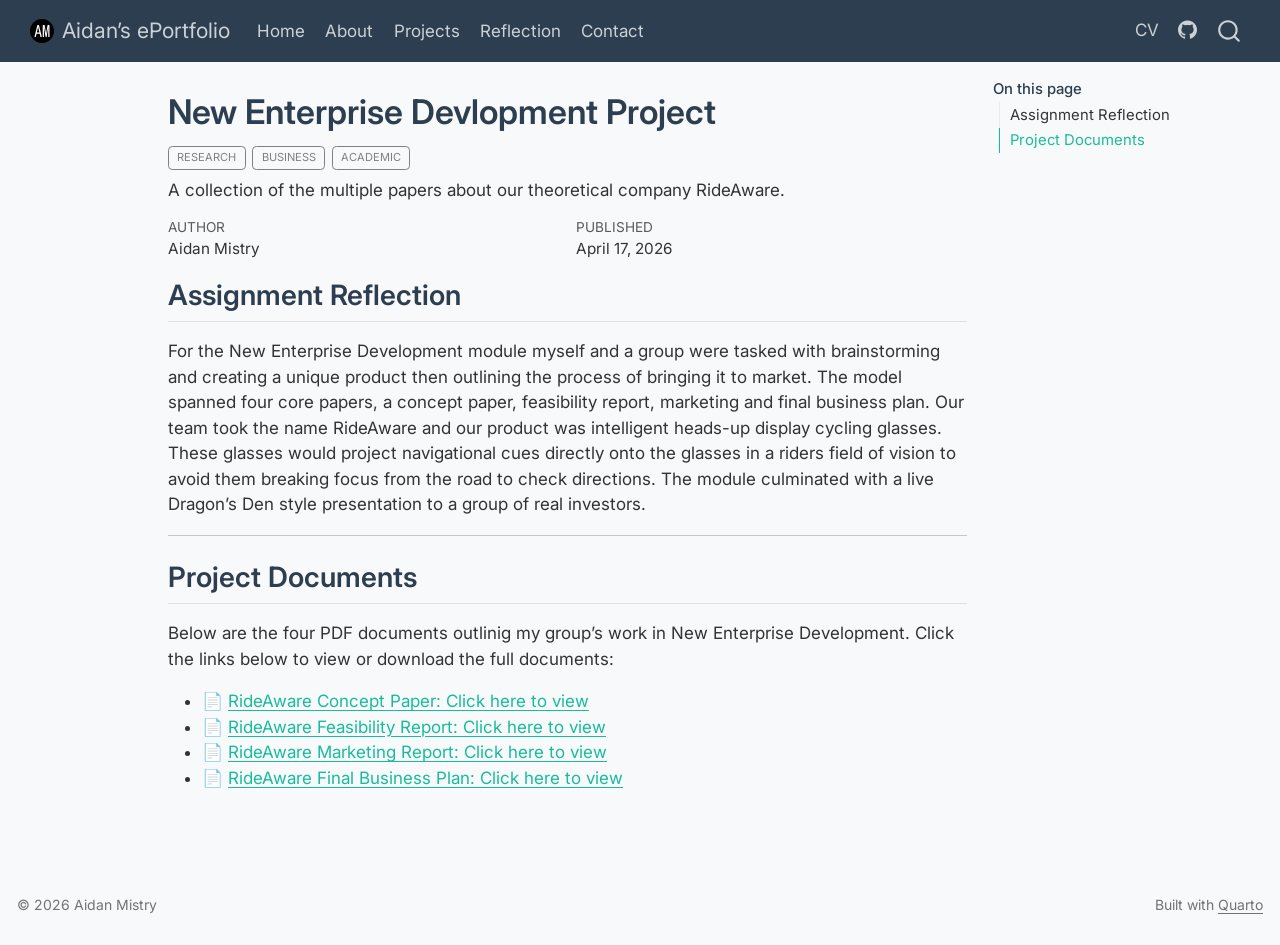
<file: docs/projects/project_3.html>
<!DOCTYPE html>
<html xmlns="http://www.w3.org/1999/xhtml" lang="en" xml:lang="en"><head>

<meta charset="utf-8">
<meta name="generator" content="quarto-1.9.31">

<meta name="viewport" content="width=device-width, initial-scale=1.0, user-scalable=yes">

<meta name="author" content="Aidan Mistry">
<meta name="dcterms.date" content="2026-04-17">
<meta name="description" content="A collection of the multiple papers about our theoretical company RideAware.">

<title>New Enterprise Devlopment Project – Aidan’s ePortfolio</title>
<style>
/* Default styles provided by pandoc.
** See https://pandoc.org/MANUAL.html#variables-for-html for config info.
*/
code{white-space: pre-wrap;}
span.smallcaps{font-variant: small-caps;}
div.columns{display: flex; gap: min(4vw, 1.5em);}
div.column{flex: auto; overflow-x: auto;}
div.hanging-indent{margin-left: 1.5em; text-indent: -1.5em;}
ul.task-list{list-style: none;}
ul.task-list li input[type="checkbox"] {
  width: 0.8em;
  margin: 0 0.8em 0.2em -1em; /* quarto-specific, see https://github.com/quarto-dev/quarto-cli/issues/4556 */ 
  vertical-align: middle;
}
</style>


<script src="../site_libs/quarto-nav/quarto-nav.js"></script>
<script src="../site_libs/quarto-nav/headroom.min.js"></script>
<script src="../site_libs/clipboard/clipboard.min.js"></script>
<script src="../site_libs/quarto-search/autocomplete.umd.js"></script>
<script src="../site_libs/quarto-search/fuse.min.js"></script>
<script src="../site_libs/quarto-search/quarto-search.js"></script>
<meta name="quarto:offset" content="../">
<link href="../images/favicon.ico" rel="icon">
<script src="../site_libs/quarto-html/quarto.js" type="module"></script>
<script src="../site_libs/quarto-html/tabsets/tabsets.js" type="module"></script>
<script src="../site_libs/quarto-html/popper.min.js"></script>
<script src="../site_libs/quarto-html/tippy.umd.min.js"></script>
<script src="../site_libs/quarto-html/anchor.min.js"></script>
<link href="../site_libs/quarto-html/tippy.css" rel="stylesheet">
<link href="../site_libs/quarto-html/quarto-syntax-highlighting-7c69b197886ae2a34062761d21e44731.css" rel="stylesheet" id="quarto-text-highlighting-styles">
<script src="../site_libs/bootstrap/bootstrap.min.js"></script>
<link href="../site_libs/bootstrap/bootstrap-icons.css" rel="stylesheet">
<link href="../site_libs/bootstrap/bootstrap-cf1808cfc6b9e856f617503bf2f4a4d1.min.css" rel="stylesheet" append-hash="true" id="quarto-bootstrap" data-mode="light">
<script id="quarto-search-options" type="application/json">{
  "location": "navbar",
  "copy-button": false,
  "collapse-after": 3,
  "panel-placement": "end",
  "type": "overlay",
  "limit": 50,
  "keyboard-shortcut": [
    "f",
    "/",
    "s"
  ],
  "show-item-context": false,
  "language": {
    "search-no-results-text": "No results",
    "search-matching-documents-text": "matching documents",
    "search-copy-link-title": "Copy link to search",
    "search-hide-matches-text": "Hide additional matches",
    "search-more-match-text": "more match in this document",
    "search-more-matches-text": "more matches in this document",
    "search-clear-button-title": "Clear",
    "search-text-placeholder": "",
    "search-detached-cancel-button-title": "Cancel",
    "search-submit-button-title": "Submit",
    "search-label": "Search"
  }
}</script>


</head>

<body class="nav-fixed quarto-light">

<div id="quarto-search-results"></div>
  <header id="quarto-header" class="headroom fixed-top">
    <nav class="navbar navbar-expand-lg " data-bs-theme="dark">
      <div class="navbar-container container-fluid">
      <div class="navbar-brand-container mx-auto">
    <a href="../index.html" class="navbar-brand navbar-brand-logo">
    <img src="../images/aidan_logo.png" alt="" class="navbar-logo light-content">
    <img src="../images/aidan_logo.png" alt="" class="navbar-logo dark-content">
    </a>
    <a class="navbar-brand" href="../index.html">
    <span class="navbar-title">Aidan’s ePortfolio</span>
    </a>
  </div>
            <div id="quarto-search" class="" title="Search"></div>
          <button class="navbar-toggler" type="button" data-bs-toggle="collapse" data-bs-target="#navbarCollapse" aria-controls="navbarCollapse" role="menu" aria-expanded="false" aria-label="Toggle navigation" onclick="if (window.quartoToggleHeadroom) { window.quartoToggleHeadroom(); }">
  <span class="navbar-toggler-icon"></span>
</button>
          <div class="collapse navbar-collapse" id="navbarCollapse">
            <ul class="navbar-nav navbar-nav-scroll me-auto">
  <li class="nav-item">
    <a class="nav-link" href="../index.html"> 
<span class="menu-text">Home</span></a>
  </li>  
  <li class="nav-item">
    <a class="nav-link" href="../about.html"> 
<span class="menu-text">About</span></a>
  </li>  
  <li class="nav-item">
    <a class="nav-link" href="../projects/index.html"> 
<span class="menu-text">Projects</span></a>
  </li>  
  <li class="nav-item">
    <a class="nav-link" href="../reflection.html"> 
<span class="menu-text">Reflection</span></a>
  </li>  
  <li class="nav-item">
    <a class="nav-link" href="../contact.html"> 
<span class="menu-text">Contact</span></a>
  </li>  
</ul>
            <ul class="navbar-nav navbar-nav-scroll ms-auto">
  <li class="nav-item">
    <a class="nav-link" href="../CV/amistry_cv.pdf" target="_blank"> 
<span class="menu-text">CV</span></a>
  </li>  
  <li class="nav-item compact">
    <a class="nav-link" href="https://github.com/AMistry176" target="_blank"> <i class="bi bi-github" role="img">
</i> 
<span class="menu-text"></span></a>
  </li>  
</ul>
          </div> <!-- /navcollapse -->
            <div class="quarto-navbar-tools">
</div>
      </div> <!-- /container-fluid -->
    </nav>
</header>
<!-- content -->
<div id="quarto-content" class="quarto-container page-columns page-rows-contents page-layout-article page-navbar">
<!-- sidebar -->
<!-- margin-sidebar -->
    <div id="quarto-margin-sidebar" class="sidebar margin-sidebar">
        <nav id="TOC" role="doc-toc" class="toc-active">
    <h2 id="toc-title">On this page</h2>
   
  <ul>
  <li><a href="#assignment-reflection" id="toc-assignment-reflection" class="nav-link active" data-scroll-target="#assignment-reflection">Assignment Reflection</a></li>
  <li><a href="#project-documents" id="toc-project-documents" class="nav-link" data-scroll-target="#project-documents">Project Documents</a></li>
  </ul>
</nav>
    </div>
<!-- main -->
<main class="content" id="quarto-document-content">

<header id="title-block-header" class="quarto-title-block default">
<div class="quarto-title">
<h1 class="title">New Enterprise Devlopment Project</h1>
  <div class="quarto-categories">
    <div class="quarto-category">Research</div>
    <div class="quarto-category">Business</div>
    <div class="quarto-category">Academic</div>
  </div>
  </div>

<div>
  <div class="description">
    A collection of the multiple papers about our theoretical company RideAware.
  </div>
</div>


<div class="quarto-title-meta">

    <div>
    <div class="quarto-title-meta-heading">Author</div>
    <div class="quarto-title-meta-contents">
             <p>Aidan Mistry </p>
          </div>
  </div>
    
    <div>
    <div class="quarto-title-meta-heading">Published</div>
    <div class="quarto-title-meta-contents">
      <p class="date">April 17, 2026</p>
    </div>
  </div>
  
    
  </div>
  


</header>


<section id="assignment-reflection" class="level2">
<h2 class="anchored" data-anchor-id="assignment-reflection">Assignment Reflection</h2>
<p>For the New Enterprise Development module myself and a group were tasked with brainstorming and creating a unique product then outlining the process of bringing it to market. The model spanned four core papers, a concept paper, feasibility report, marketing and final business plan. Our team took the name RideAware and our product was intelligent heads-up display cycling glasses. These glasses would project navigational cues directly onto the glasses in a riders field of vision to avoid them breaking focus from the road to check directions. The module culminated with a live Dragon’s Den style presentation to a group of real investors.</p>
<hr>
</section>
<section id="project-documents" class="level2">
<h2 class="anchored" data-anchor-id="project-documents">Project Documents</h2>
<p>Below are the four PDF documents outlinig my group’s work in New Enterprise Development. Click the links below to view or download the full documents:</p>
<ul>
<li>📄 <strong><a href="data/RideAware Concept Paper.pdf">RideAware Concept Paper: Click here to view</a></strong></li>
<li>📄 <strong><a href="data/RideAware Ltd. Feasibility Report PDF.pdf">RideAware Feasibility Report: Click here to view</a></strong></li>
<li>📄 <strong><a href="data/RideAware Ltd. Marketing Report PDF.pdf">RideAware Marketing Report: Click here to view</a></strong></li>
<li>📄 <strong><a href="data/Business Plan PDF.pdf">RideAware Final Business Plan: Click here to view</a></strong></li>
</ul>


</section>

</main> <!-- /main -->
<script id="quarto-html-after-body" type="application/javascript">
  window.document.addEventListener("DOMContentLoaded", function (event) {
    const icon = "";
    const anchorJS = new window.AnchorJS();
    anchorJS.options = {
      placement: 'right',
      icon: icon
    };
    anchorJS.add('.anchored');
    const isCodeAnnotation = (el) => {
      for (const clz of el.classList) {
        if (clz.startsWith('code-annotation-')) {                     
          return true;
        }
      }
      return false;
    }
    const onCopySuccess = function(e) {
      // button target
      const button = e.trigger;
      // don't keep focus
      button.blur();
      // flash "checked"
      button.classList.add('code-copy-button-checked');
      var currentTitle = button.getAttribute("title");
      button.setAttribute("title", "Copied!");
      let tooltip;
      if (window.bootstrap) {
        button.setAttribute("data-bs-toggle", "tooltip");
        button.setAttribute("data-bs-placement", "left");
        button.setAttribute("data-bs-title", "Copied!");
        tooltip = new bootstrap.Tooltip(button, 
          { trigger: "manual", 
            customClass: "code-copy-button-tooltip",
            offset: [0, -8]});
        tooltip.show();    
      }
      setTimeout(function() {
        if (tooltip) {
          tooltip.hide();
          button.removeAttribute("data-bs-title");
          button.removeAttribute("data-bs-toggle");
          button.removeAttribute("data-bs-placement");
        }
        button.setAttribute("title", currentTitle);
        button.classList.remove('code-copy-button-checked');
      }, 1000);
      // clear code selection
      e.clearSelection();
    }
    const getTextToCopy = function(trigger) {
      const outerScaffold = trigger.parentElement.cloneNode(true);
      const codeEl = outerScaffold.querySelector('code');
      for (const childEl of codeEl.children) {
        if (isCodeAnnotation(childEl)) {
          childEl.remove();
        }
      }
      return codeEl.innerText;
    }
    const clipboard = new window.ClipboardJS('.code-copy-button:not([data-in-quarto-modal])', {
      text: getTextToCopy
    });
    clipboard.on('success', onCopySuccess);
    if (window.document.getElementById('quarto-embedded-source-code-modal')) {
      const clipboardModal = new window.ClipboardJS('.code-copy-button[data-in-quarto-modal]', {
        text: getTextToCopy,
        container: window.document.getElementById('quarto-embedded-source-code-modal')
      });
      clipboardModal.on('success', onCopySuccess);
    }
      var localhostRegex = new RegExp(/^(?:http|https):\/\/localhost\:?[0-9]*\//);
      var mailtoRegex = new RegExp(/^mailto:/);
        var filterRegex = new RegExp('/' + window.location.host + '/');
      var isInternal = (href) => {
          return filterRegex.test(href) || localhostRegex.test(href) || mailtoRegex.test(href);
      }
      // Inspect non-navigation links and adorn them if external
     var links = window.document.querySelectorAll('a[href]:not(.nav-link):not(.navbar-brand):not(.toc-action):not(.sidebar-link):not(.sidebar-item-toggle):not(.pagination-link):not(.no-external):not([aria-hidden]):not(.dropdown-item):not(.quarto-navigation-tool):not(.about-link)');
      for (var i=0; i<links.length; i++) {
        const link = links[i];
        if (!isInternal(link.href)) {
          // undo the damage that might have been done by quarto-nav.js in the case of
          // links that we want to consider external
          if (link.dataset.originalHref !== undefined) {
            link.href = link.dataset.originalHref;
          }
        }
      }
    function tippyHover(el, contentFn, onTriggerFn, onUntriggerFn) {
      const config = {
        allowHTML: true,
        maxWidth: 500,
        delay: 100,
        arrow: false,
        appendTo: function(el) {
            return el.parentElement;
        },
        interactive: true,
        interactiveBorder: 10,
        theme: 'quarto',
        placement: 'bottom-start',
      };
      if (contentFn) {
        config.content = contentFn;
      }
      if (onTriggerFn) {
        config.onTrigger = onTriggerFn;
      }
      if (onUntriggerFn) {
        config.onUntrigger = onUntriggerFn;
      }
      window.tippy(el, config); 
    }
    const noterefs = window.document.querySelectorAll('a[role="doc-noteref"]');
    for (var i=0; i<noterefs.length; i++) {
      const ref = noterefs[i];
      tippyHover(ref, function() {
        // use id or data attribute instead here
        let href = ref.getAttribute('data-footnote-href') || ref.getAttribute('href');
        try { href = new URL(href).hash; } catch {}
        const id = href.replace(/^#\/?/, "");
        const note = window.document.getElementById(id);
        if (note) {
          return note.innerHTML;
        } else {
          return "";
        }
      });
    }
    const xrefs = window.document.querySelectorAll('a.quarto-xref');
    const processXRef = (id, note) => {
      // Strip column container classes
      const stripColumnClz = (el) => {
        el.classList.remove("page-full", "page-columns");
        if (el.children) {
          for (const child of el.children) {
            stripColumnClz(child);
          }
        }
      }
      stripColumnClz(note)
      if (id === null || id.startsWith('sec-')) {
        // Special case sections, only their first couple elements
        const container = document.createElement("div");
        if (note.children && note.children.length > 2) {
          container.appendChild(note.children[0].cloneNode(true));
          for (let i = 1; i < note.children.length; i++) {
            const child = note.children[i];
            if (child.tagName === "P" && child.innerText === "") {
              continue;
            } else {
              container.appendChild(child.cloneNode(true));
              break;
            }
          }
          if (window.Quarto?.typesetMath) {
            window.Quarto.typesetMath(container);
          }
          return container.innerHTML
        } else {
          if (window.Quarto?.typesetMath) {
            window.Quarto.typesetMath(note);
          }
          return note.innerHTML;
        }
      } else {
        // Remove any anchor links if they are present
        const anchorLink = note.querySelector('a.anchorjs-link');
        if (anchorLink) {
          anchorLink.remove();
        }
        if (window.Quarto?.typesetMath) {
          window.Quarto.typesetMath(note);
        }
        if (note.classList.contains("callout")) {
          return note.outerHTML;
        } else {
          return note.innerHTML;
        }
      }
    }
    for (var i=0; i<xrefs.length; i++) {
      const xref = xrefs[i];
      tippyHover(xref, undefined, function(instance) {
        instance.disable();
        let url = xref.getAttribute('href');
        let hash = undefined; 
        if (url.startsWith('#')) {
          hash = url;
        } else {
          try { hash = new URL(url).hash; } catch {}
        }
        if (hash) {
          const id = hash.replace(/^#\/?/, "");
          const note = window.document.getElementById(id);
          if (note !== null) {
            try {
              const html = processXRef(id, note.cloneNode(true));
              instance.setContent(html);
            } finally {
              instance.enable();
              instance.show();
            }
          } else {
            // See if we can fetch this
            fetch(url.split('#')[0])
            .then(res => res.text())
            .then(html => {
              const parser = new DOMParser();
              const htmlDoc = parser.parseFromString(html, "text/html");
              const note = htmlDoc.getElementById(id);
              if (note !== null) {
                const html = processXRef(id, note);
                instance.setContent(html);
              } 
            }).finally(() => {
              instance.enable();
              instance.show();
            });
          }
        } else {
          // See if we can fetch a full url (with no hash to target)
          // This is a special case and we should probably do some content thinning / targeting
          fetch(url)
          .then(res => res.text())
          .then(html => {
            const parser = new DOMParser();
            const htmlDoc = parser.parseFromString(html, "text/html");
            const note = htmlDoc.querySelector('main.content');
            if (note !== null) {
              // This should only happen for chapter cross references
              // (since there is no id in the URL)
              // remove the first header
              if (note.children.length > 0 && note.children[0].tagName === "HEADER") {
                note.children[0].remove();
              }
              const html = processXRef(null, note);
              instance.setContent(html);
            } 
          }).finally(() => {
            instance.enable();
            instance.show();
          });
        }
      }, function(instance) {
      });
    }
        let selectedAnnoteEl;
        const selectorForAnnotation = ( cell, annotation) => {
          let cellAttr = 'data-code-cell="' + cell + '"';
          let lineAttr = 'data-code-annotation="' +  annotation + '"';
          const selector = 'span[' + cellAttr + '][' + lineAttr + ']';
          return selector;
        }
        const selectCodeLines = (annoteEl) => {
          const doc = window.document;
          const targetCell = annoteEl.getAttribute("data-target-cell");
          const targetAnnotation = annoteEl.getAttribute("data-target-annotation");
          const annoteSpan = window.document.querySelector(selectorForAnnotation(targetCell, targetAnnotation));
          const lines = annoteSpan.getAttribute("data-code-lines").split(",");
          const lineIds = lines.map((line) => {
            return targetCell + "-" + line;
          })
          let top = null;
          let height = null;
          let parent = null;
          if (lineIds.length > 0) {
              //compute the position of the single el (top and bottom and make a div)
              const el = window.document.getElementById(lineIds[0]);
              top = el.offsetTop;
              height = el.offsetHeight;
              parent = el.parentElement.parentElement;
            if (lineIds.length > 1) {
              const lastEl = window.document.getElementById(lineIds[lineIds.length - 1]);
              const bottom = lastEl.offsetTop + lastEl.offsetHeight;
              height = bottom - top;
            }
            if (top !== null && height !== null && parent !== null) {
              // cook up a div (if necessary) and position it 
              let div = window.document.getElementById("code-annotation-line-highlight");
              if (div === null) {
                div = window.document.createElement("div");
                div.setAttribute("id", "code-annotation-line-highlight");
                div.style.position = 'absolute';
                parent.appendChild(div);
              }
              div.style.top = top - 2 + "px";
              div.style.height = height + 4 + "px";
              div.style.left = 0;
              let gutterDiv = window.document.getElementById("code-annotation-line-highlight-gutter");
              if (gutterDiv === null) {
                gutterDiv = window.document.createElement("div");
                gutterDiv.setAttribute("id", "code-annotation-line-highlight-gutter");
                gutterDiv.style.position = 'absolute';
                const codeCell = window.document.getElementById(targetCell);
                const gutter = codeCell.querySelector('.code-annotation-gutter');
                gutter.appendChild(gutterDiv);
              }
              gutterDiv.style.top = top - 2 + "px";
              gutterDiv.style.height = height + 4 + "px";
            }
            selectedAnnoteEl = annoteEl;
          }
        };
        const unselectCodeLines = () => {
          const elementsIds = ["code-annotation-line-highlight", "code-annotation-line-highlight-gutter"];
          elementsIds.forEach((elId) => {
            const div = window.document.getElementById(elId);
            if (div) {
              div.remove();
            }
          });
          selectedAnnoteEl = undefined;
        };
          // Handle positioning of the toggle
      window.addEventListener(
        "resize",
        throttle(() => {
          elRect = undefined;
          if (selectedAnnoteEl) {
            selectCodeLines(selectedAnnoteEl);
          }
        }, 10)
      );
      function throttle(fn, ms) {
      let throttle = false;
      let timer;
        return (...args) => {
          if(!throttle) { // first call gets through
              fn.apply(this, args);
              throttle = true;
          } else { // all the others get throttled
              if(timer) clearTimeout(timer); // cancel #2
              timer = setTimeout(() => {
                fn.apply(this, args);
                timer = throttle = false;
              }, ms);
          }
        };
      }
        // Attach click handler to the DT
        const annoteDls = window.document.querySelectorAll('dt[data-target-cell]');
        for (const annoteDlNode of annoteDls) {
          annoteDlNode.addEventListener('click', (event) => {
            const clickedEl = event.target;
            if (clickedEl !== selectedAnnoteEl) {
              unselectCodeLines();
              const activeEl = window.document.querySelector('dt[data-target-cell].code-annotation-active');
              if (activeEl) {
                activeEl.classList.remove('code-annotation-active');
              }
              selectCodeLines(clickedEl);
              clickedEl.classList.add('code-annotation-active');
            } else {
              // Unselect the line
              unselectCodeLines();
              clickedEl.classList.remove('code-annotation-active');
            }
          });
        }
    const findCites = (el) => {
      const parentEl = el.parentElement;
      if (parentEl) {
        const cites = parentEl.dataset.cites;
        if (cites) {
          return {
            el,
            cites: cites.split(' ')
          };
        } else {
          return findCites(el.parentElement)
        }
      } else {
        return undefined;
      }
    };
    var bibliorefs = window.document.querySelectorAll('a[role="doc-biblioref"]');
    for (var i=0; i<bibliorefs.length; i++) {
      const ref = bibliorefs[i];
      const citeInfo = findCites(ref);
      if (citeInfo) {
        tippyHover(citeInfo.el, function() {
          var popup = window.document.createElement('div');
          citeInfo.cites.forEach(function(cite) {
            var citeDiv = window.document.createElement('div');
            citeDiv.classList.add('hanging-indent');
            citeDiv.classList.add('csl-entry');
            var biblioDiv = window.document.getElementById('ref-' + cite);
            if (biblioDiv) {
              citeDiv.innerHTML = biblioDiv.innerHTML;
            }
            popup.appendChild(citeDiv);
          });
          return popup.innerHTML;
        });
      }
    }
  });
  </script>
</div> <!-- /content -->
<footer class="footer">
  <div class="nav-footer">
    <div class="nav-footer-left">
<p>© 2026 Aidan Mistry</p>
</div>   
    <div class="nav-footer-center">
      &nbsp;
    </div>
    <div class="nav-footer-right">
<p>Built with <a href="https://quarto.org/">Quarto</a></p>
</div>
  </div>
</footer>




</body></html>
</file>
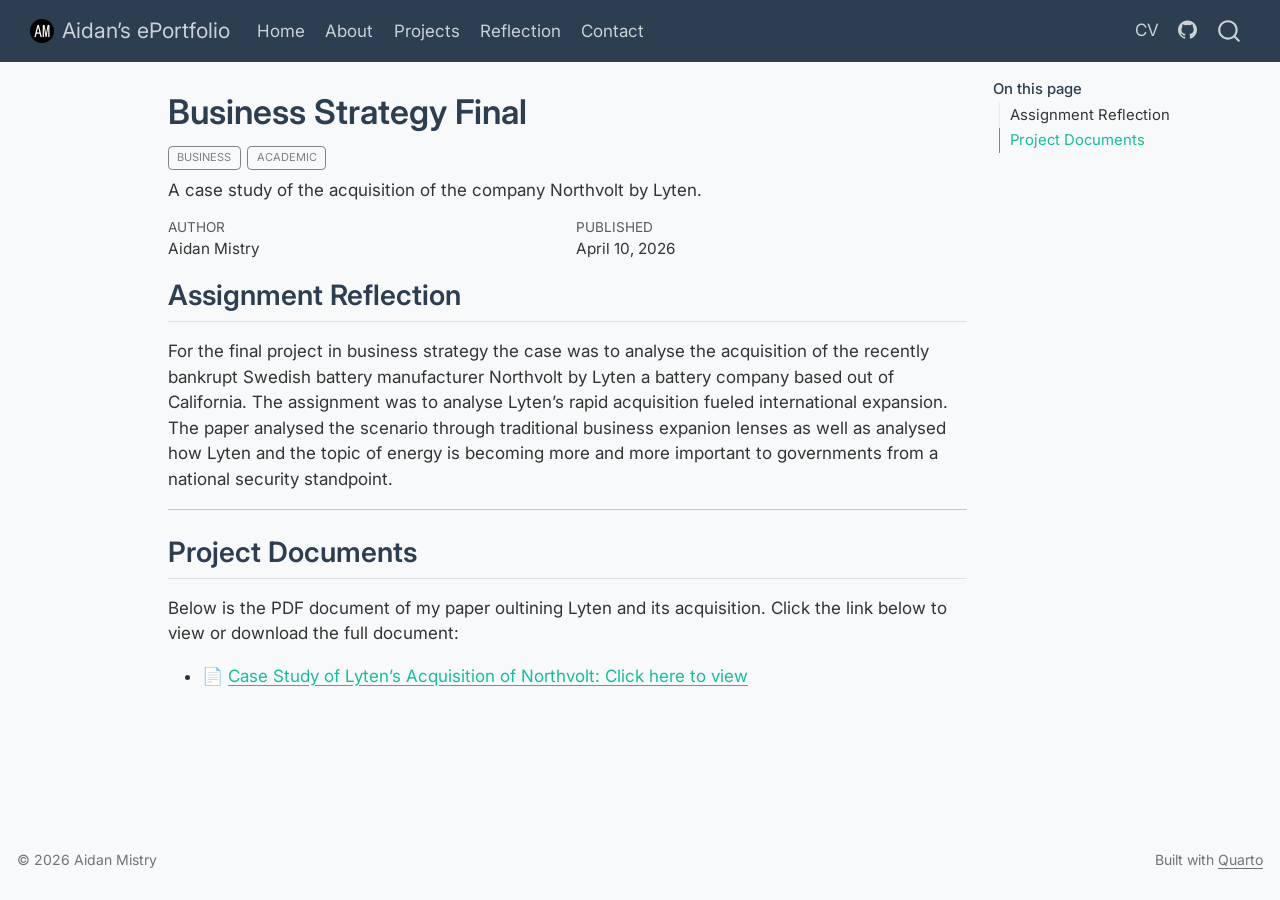
<file: docs/projects/project_4.html>
<!DOCTYPE html>
<html xmlns="http://www.w3.org/1999/xhtml" lang="en" xml:lang="en"><head>

<meta charset="utf-8">
<meta name="generator" content="quarto-1.9.31">

<meta name="viewport" content="width=device-width, initial-scale=1.0, user-scalable=yes">

<meta name="author" content="Aidan Mistry">
<meta name="dcterms.date" content="2026-04-10">
<meta name="description" content="A case study of the acquisition of the company Northvolt by Lyten.">

<title>Business Strategy Final – Aidan’s ePortfolio</title>
<style>
/* Default styles provided by pandoc.
** See https://pandoc.org/MANUAL.html#variables-for-html for config info.
*/
code{white-space: pre-wrap;}
span.smallcaps{font-variant: small-caps;}
div.columns{display: flex; gap: min(4vw, 1.5em);}
div.column{flex: auto; overflow-x: auto;}
div.hanging-indent{margin-left: 1.5em; text-indent: -1.5em;}
ul.task-list{list-style: none;}
ul.task-list li input[type="checkbox"] {
  width: 0.8em;
  margin: 0 0.8em 0.2em -1em; /* quarto-specific, see https://github.com/quarto-dev/quarto-cli/issues/4556 */ 
  vertical-align: middle;
}
</style>


<script src="../site_libs/quarto-nav/quarto-nav.js"></script>
<script src="../site_libs/quarto-nav/headroom.min.js"></script>
<script src="../site_libs/clipboard/clipboard.min.js"></script>
<script src="../site_libs/quarto-search/autocomplete.umd.js"></script>
<script src="../site_libs/quarto-search/fuse.min.js"></script>
<script src="../site_libs/quarto-search/quarto-search.js"></script>
<meta name="quarto:offset" content="../">
<link href="../images/favicon.ico" rel="icon">
<script src="../site_libs/quarto-html/quarto.js" type="module"></script>
<script src="../site_libs/quarto-html/tabsets/tabsets.js" type="module"></script>
<script src="../site_libs/quarto-html/popper.min.js"></script>
<script src="../site_libs/quarto-html/tippy.umd.min.js"></script>
<script src="../site_libs/quarto-html/anchor.min.js"></script>
<link href="../site_libs/quarto-html/tippy.css" rel="stylesheet">
<link href="../site_libs/quarto-html/quarto-syntax-highlighting-7c69b197886ae2a34062761d21e44731.css" rel="stylesheet" id="quarto-text-highlighting-styles">
<script src="../site_libs/bootstrap/bootstrap.min.js"></script>
<link href="../site_libs/bootstrap/bootstrap-icons.css" rel="stylesheet">
<link href="../site_libs/bootstrap/bootstrap-cf1808cfc6b9e856f617503bf2f4a4d1.min.css" rel="stylesheet" append-hash="true" id="quarto-bootstrap" data-mode="light">
<script id="quarto-search-options" type="application/json">{
  "location": "navbar",
  "copy-button": false,
  "collapse-after": 3,
  "panel-placement": "end",
  "type": "overlay",
  "limit": 50,
  "keyboard-shortcut": [
    "f",
    "/",
    "s"
  ],
  "show-item-context": false,
  "language": {
    "search-no-results-text": "No results",
    "search-matching-documents-text": "matching documents",
    "search-copy-link-title": "Copy link to search",
    "search-hide-matches-text": "Hide additional matches",
    "search-more-match-text": "more match in this document",
    "search-more-matches-text": "more matches in this document",
    "search-clear-button-title": "Clear",
    "search-text-placeholder": "",
    "search-detached-cancel-button-title": "Cancel",
    "search-submit-button-title": "Submit",
    "search-label": "Search"
  }
}</script>


</head>

<body class="nav-fixed quarto-light">

<div id="quarto-search-results"></div>
  <header id="quarto-header" class="headroom fixed-top">
    <nav class="navbar navbar-expand-lg " data-bs-theme="dark">
      <div class="navbar-container container-fluid">
      <div class="navbar-brand-container mx-auto">
    <a href="../index.html" class="navbar-brand navbar-brand-logo">
    <img src="../images/aidan_logo.png" alt="" class="navbar-logo light-content">
    <img src="../images/aidan_logo.png" alt="" class="navbar-logo dark-content">
    </a>
    <a class="navbar-brand" href="../index.html">
    <span class="navbar-title">Aidan’s ePortfolio</span>
    </a>
  </div>
            <div id="quarto-search" class="" title="Search"></div>
          <button class="navbar-toggler" type="button" data-bs-toggle="collapse" data-bs-target="#navbarCollapse" aria-controls="navbarCollapse" role="menu" aria-expanded="false" aria-label="Toggle navigation" onclick="if (window.quartoToggleHeadroom) { window.quartoToggleHeadroom(); }">
  <span class="navbar-toggler-icon"></span>
</button>
          <div class="collapse navbar-collapse" id="navbarCollapse">
            <ul class="navbar-nav navbar-nav-scroll me-auto">
  <li class="nav-item">
    <a class="nav-link" href="../index.html"> 
<span class="menu-text">Home</span></a>
  </li>  
  <li class="nav-item">
    <a class="nav-link" href="../about.html"> 
<span class="menu-text">About</span></a>
  </li>  
  <li class="nav-item">
    <a class="nav-link" href="../projects/index.html"> 
<span class="menu-text">Projects</span></a>
  </li>  
  <li class="nav-item">
    <a class="nav-link" href="../reflection.html"> 
<span class="menu-text">Reflection</span></a>
  </li>  
  <li class="nav-item">
    <a class="nav-link" href="../contact.html"> 
<span class="menu-text">Contact</span></a>
  </li>  
</ul>
            <ul class="navbar-nav navbar-nav-scroll ms-auto">
  <li class="nav-item">
    <a class="nav-link" href="../CV/amistry_cv.pdf" target="_blank"> 
<span class="menu-text">CV</span></a>
  </li>  
  <li class="nav-item compact">
    <a class="nav-link" href="https://github.com/AMistry176" target="_blank"> <i class="bi bi-github" role="img">
</i> 
<span class="menu-text"></span></a>
  </li>  
</ul>
          </div> <!-- /navcollapse -->
            <div class="quarto-navbar-tools">
</div>
      </div> <!-- /container-fluid -->
    </nav>
</header>
<!-- content -->
<div id="quarto-content" class="quarto-container page-columns page-rows-contents page-layout-article page-navbar">
<!-- sidebar -->
<!-- margin-sidebar -->
    <div id="quarto-margin-sidebar" class="sidebar margin-sidebar">
        <nav id="TOC" role="doc-toc" class="toc-active">
    <h2 id="toc-title">On this page</h2>
   
  <ul>
  <li><a href="#assignment-reflection" id="toc-assignment-reflection" class="nav-link active" data-scroll-target="#assignment-reflection">Assignment Reflection</a></li>
  <li><a href="#project-documents" id="toc-project-documents" class="nav-link" data-scroll-target="#project-documents">Project Documents</a></li>
  </ul>
</nav>
    </div>
<!-- main -->
<main class="content" id="quarto-document-content">

<header id="title-block-header" class="quarto-title-block default">
<div class="quarto-title">
<h1 class="title">Business Strategy Final</h1>
  <div class="quarto-categories">
    <div class="quarto-category">Business</div>
    <div class="quarto-category">Academic</div>
  </div>
  </div>

<div>
  <div class="description">
    A case study of the acquisition of the company Northvolt by Lyten.
  </div>
</div>


<div class="quarto-title-meta">

    <div>
    <div class="quarto-title-meta-heading">Author</div>
    <div class="quarto-title-meta-contents">
             <p>Aidan Mistry </p>
          </div>
  </div>
    
    <div>
    <div class="quarto-title-meta-heading">Published</div>
    <div class="quarto-title-meta-contents">
      <p class="date">April 10, 2026</p>
    </div>
  </div>
  
    
  </div>
  


</header>


<section id="assignment-reflection" class="level2">
<h2 class="anchored" data-anchor-id="assignment-reflection">Assignment Reflection</h2>
<p>For the final project in business strategy the case was to analyse the acquisition of the recently bankrupt Swedish battery manufacturer Northvolt by Lyten a battery company based out of California. The assignment was to analyse Lyten’s rapid acquisition fueled international expansion. The paper analysed the scenario through traditional business expanion lenses as well as analysed how Lyten and the topic of energy is becoming more and more important to governments from a national security standpoint.</p>
<hr>
</section>
<section id="project-documents" class="level2">
<h2 class="anchored" data-anchor-id="project-documents">Project Documents</h2>
<p>Below is the PDF document of my paper oultining Lyten and its acquisition. Click the link below to view or download the full document:</p>
<ul>
<li>📄 <strong><a href="data/Case Study of Lyten's acquisition of Northvolt.pdf">Case Study of Lyten’s Acquisition of Northvolt: Click here to view</a></strong></li>
</ul>


</section>

</main> <!-- /main -->
<script id="quarto-html-after-body" type="application/javascript">
  window.document.addEventListener("DOMContentLoaded", function (event) {
    const icon = "";
    const anchorJS = new window.AnchorJS();
    anchorJS.options = {
      placement: 'right',
      icon: icon
    };
    anchorJS.add('.anchored');
    const isCodeAnnotation = (el) => {
      for (const clz of el.classList) {
        if (clz.startsWith('code-annotation-')) {                     
          return true;
        }
      }
      return false;
    }
    const onCopySuccess = function(e) {
      // button target
      const button = e.trigger;
      // don't keep focus
      button.blur();
      // flash "checked"
      button.classList.add('code-copy-button-checked');
      var currentTitle = button.getAttribute("title");
      button.setAttribute("title", "Copied!");
      let tooltip;
      if (window.bootstrap) {
        button.setAttribute("data-bs-toggle", "tooltip");
        button.setAttribute("data-bs-placement", "left");
        button.setAttribute("data-bs-title", "Copied!");
        tooltip = new bootstrap.Tooltip(button, 
          { trigger: "manual", 
            customClass: "code-copy-button-tooltip",
            offset: [0, -8]});
        tooltip.show();    
      }
      setTimeout(function() {
        if (tooltip) {
          tooltip.hide();
          button.removeAttribute("data-bs-title");
          button.removeAttribute("data-bs-toggle");
          button.removeAttribute("data-bs-placement");
        }
        button.setAttribute("title", currentTitle);
        button.classList.remove('code-copy-button-checked');
      }, 1000);
      // clear code selection
      e.clearSelection();
    }
    const getTextToCopy = function(trigger) {
      const outerScaffold = trigger.parentElement.cloneNode(true);
      const codeEl = outerScaffold.querySelector('code');
      for (const childEl of codeEl.children) {
        if (isCodeAnnotation(childEl)) {
          childEl.remove();
        }
      }
      return codeEl.innerText;
    }
    const clipboard = new window.ClipboardJS('.code-copy-button:not([data-in-quarto-modal])', {
      text: getTextToCopy
    });
    clipboard.on('success', onCopySuccess);
    if (window.document.getElementById('quarto-embedded-source-code-modal')) {
      const clipboardModal = new window.ClipboardJS('.code-copy-button[data-in-quarto-modal]', {
        text: getTextToCopy,
        container: window.document.getElementById('quarto-embedded-source-code-modal')
      });
      clipboardModal.on('success', onCopySuccess);
    }
      var localhostRegex = new RegExp(/^(?:http|https):\/\/localhost\:?[0-9]*\//);
      var mailtoRegex = new RegExp(/^mailto:/);
        var filterRegex = new RegExp('/' + window.location.host + '/');
      var isInternal = (href) => {
          return filterRegex.test(href) || localhostRegex.test(href) || mailtoRegex.test(href);
      }
      // Inspect non-navigation links and adorn them if external
     var links = window.document.querySelectorAll('a[href]:not(.nav-link):not(.navbar-brand):not(.toc-action):not(.sidebar-link):not(.sidebar-item-toggle):not(.pagination-link):not(.no-external):not([aria-hidden]):not(.dropdown-item):not(.quarto-navigation-tool):not(.about-link)');
      for (var i=0; i<links.length; i++) {
        const link = links[i];
        if (!isInternal(link.href)) {
          // undo the damage that might have been done by quarto-nav.js in the case of
          // links that we want to consider external
          if (link.dataset.originalHref !== undefined) {
            link.href = link.dataset.originalHref;
          }
        }
      }
    function tippyHover(el, contentFn, onTriggerFn, onUntriggerFn) {
      const config = {
        allowHTML: true,
        maxWidth: 500,
        delay: 100,
        arrow: false,
        appendTo: function(el) {
            return el.parentElement;
        },
        interactive: true,
        interactiveBorder: 10,
        theme: 'quarto',
        placement: 'bottom-start',
      };
      if (contentFn) {
        config.content = contentFn;
      }
      if (onTriggerFn) {
        config.onTrigger = onTriggerFn;
      }
      if (onUntriggerFn) {
        config.onUntrigger = onUntriggerFn;
      }
      window.tippy(el, config); 
    }
    const noterefs = window.document.querySelectorAll('a[role="doc-noteref"]');
    for (var i=0; i<noterefs.length; i++) {
      const ref = noterefs[i];
      tippyHover(ref, function() {
        // use id or data attribute instead here
        let href = ref.getAttribute('data-footnote-href') || ref.getAttribute('href');
        try { href = new URL(href).hash; } catch {}
        const id = href.replace(/^#\/?/, "");
        const note = window.document.getElementById(id);
        if (note) {
          return note.innerHTML;
        } else {
          return "";
        }
      });
    }
    const xrefs = window.document.querySelectorAll('a.quarto-xref');
    const processXRef = (id, note) => {
      // Strip column container classes
      const stripColumnClz = (el) => {
        el.classList.remove("page-full", "page-columns");
        if (el.children) {
          for (const child of el.children) {
            stripColumnClz(child);
          }
        }
      }
      stripColumnClz(note)
      if (id === null || id.startsWith('sec-')) {
        // Special case sections, only their first couple elements
        const container = document.createElement("div");
        if (note.children && note.children.length > 2) {
          container.appendChild(note.children[0].cloneNode(true));
          for (let i = 1; i < note.children.length; i++) {
            const child = note.children[i];
            if (child.tagName === "P" && child.innerText === "") {
              continue;
            } else {
              container.appendChild(child.cloneNode(true));
              break;
            }
          }
          if (window.Quarto?.typesetMath) {
            window.Quarto.typesetMath(container);
          }
          return container.innerHTML
        } else {
          if (window.Quarto?.typesetMath) {
            window.Quarto.typesetMath(note);
          }
          return note.innerHTML;
        }
      } else {
        // Remove any anchor links if they are present
        const anchorLink = note.querySelector('a.anchorjs-link');
        if (anchorLink) {
          anchorLink.remove();
        }
        if (window.Quarto?.typesetMath) {
          window.Quarto.typesetMath(note);
        }
        if (note.classList.contains("callout")) {
          return note.outerHTML;
        } else {
          return note.innerHTML;
        }
      }
    }
    for (var i=0; i<xrefs.length; i++) {
      const xref = xrefs[i];
      tippyHover(xref, undefined, function(instance) {
        instance.disable();
        let url = xref.getAttribute('href');
        let hash = undefined; 
        if (url.startsWith('#')) {
          hash = url;
        } else {
          try { hash = new URL(url).hash; } catch {}
        }
        if (hash) {
          const id = hash.replace(/^#\/?/, "");
          const note = window.document.getElementById(id);
          if (note !== null) {
            try {
              const html = processXRef(id, note.cloneNode(true));
              instance.setContent(html);
            } finally {
              instance.enable();
              instance.show();
            }
          } else {
            // See if we can fetch this
            fetch(url.split('#')[0])
            .then(res => res.text())
            .then(html => {
              const parser = new DOMParser();
              const htmlDoc = parser.parseFromString(html, "text/html");
              const note = htmlDoc.getElementById(id);
              if (note !== null) {
                const html = processXRef(id, note);
                instance.setContent(html);
              } 
            }).finally(() => {
              instance.enable();
              instance.show();
            });
          }
        } else {
          // See if we can fetch a full url (with no hash to target)
          // This is a special case and we should probably do some content thinning / targeting
          fetch(url)
          .then(res => res.text())
          .then(html => {
            const parser = new DOMParser();
            const htmlDoc = parser.parseFromString(html, "text/html");
            const note = htmlDoc.querySelector('main.content');
            if (note !== null) {
              // This should only happen for chapter cross references
              // (since there is no id in the URL)
              // remove the first header
              if (note.children.length > 0 && note.children[0].tagName === "HEADER") {
                note.children[0].remove();
              }
              const html = processXRef(null, note);
              instance.setContent(html);
            } 
          }).finally(() => {
            instance.enable();
            instance.show();
          });
        }
      }, function(instance) {
      });
    }
        let selectedAnnoteEl;
        const selectorForAnnotation = ( cell, annotation) => {
          let cellAttr = 'data-code-cell="' + cell + '"';
          let lineAttr = 'data-code-annotation="' +  annotation + '"';
          const selector = 'span[' + cellAttr + '][' + lineAttr + ']';
          return selector;
        }
        const selectCodeLines = (annoteEl) => {
          const doc = window.document;
          const targetCell = annoteEl.getAttribute("data-target-cell");
          const targetAnnotation = annoteEl.getAttribute("data-target-annotation");
          const annoteSpan = window.document.querySelector(selectorForAnnotation(targetCell, targetAnnotation));
          const lines = annoteSpan.getAttribute("data-code-lines").split(",");
          const lineIds = lines.map((line) => {
            return targetCell + "-" + line;
          })
          let top = null;
          let height = null;
          let parent = null;
          if (lineIds.length > 0) {
              //compute the position of the single el (top and bottom and make a div)
              const el = window.document.getElementById(lineIds[0]);
              top = el.offsetTop;
              height = el.offsetHeight;
              parent = el.parentElement.parentElement;
            if (lineIds.length > 1) {
              const lastEl = window.document.getElementById(lineIds[lineIds.length - 1]);
              const bottom = lastEl.offsetTop + lastEl.offsetHeight;
              height = bottom - top;
            }
            if (top !== null && height !== null && parent !== null) {
              // cook up a div (if necessary) and position it 
              let div = window.document.getElementById("code-annotation-line-highlight");
              if (div === null) {
                div = window.document.createElement("div");
                div.setAttribute("id", "code-annotation-line-highlight");
                div.style.position = 'absolute';
                parent.appendChild(div);
              }
              div.style.top = top - 2 + "px";
              div.style.height = height + 4 + "px";
              div.style.left = 0;
              let gutterDiv = window.document.getElementById("code-annotation-line-highlight-gutter");
              if (gutterDiv === null) {
                gutterDiv = window.document.createElement("div");
                gutterDiv.setAttribute("id", "code-annotation-line-highlight-gutter");
                gutterDiv.style.position = 'absolute';
                const codeCell = window.document.getElementById(targetCell);
                const gutter = codeCell.querySelector('.code-annotation-gutter');
                gutter.appendChild(gutterDiv);
              }
              gutterDiv.style.top = top - 2 + "px";
              gutterDiv.style.height = height + 4 + "px";
            }
            selectedAnnoteEl = annoteEl;
          }
        };
        const unselectCodeLines = () => {
          const elementsIds = ["code-annotation-line-highlight", "code-annotation-line-highlight-gutter"];
          elementsIds.forEach((elId) => {
            const div = window.document.getElementById(elId);
            if (div) {
              div.remove();
            }
          });
          selectedAnnoteEl = undefined;
        };
          // Handle positioning of the toggle
      window.addEventListener(
        "resize",
        throttle(() => {
          elRect = undefined;
          if (selectedAnnoteEl) {
            selectCodeLines(selectedAnnoteEl);
          }
        }, 10)
      );
      function throttle(fn, ms) {
      let throttle = false;
      let timer;
        return (...args) => {
          if(!throttle) { // first call gets through
              fn.apply(this, args);
              throttle = true;
          } else { // all the others get throttled
              if(timer) clearTimeout(timer); // cancel #2
              timer = setTimeout(() => {
                fn.apply(this, args);
                timer = throttle = false;
              }, ms);
          }
        };
      }
        // Attach click handler to the DT
        const annoteDls = window.document.querySelectorAll('dt[data-target-cell]');
        for (const annoteDlNode of annoteDls) {
          annoteDlNode.addEventListener('click', (event) => {
            const clickedEl = event.target;
            if (clickedEl !== selectedAnnoteEl) {
              unselectCodeLines();
              const activeEl = window.document.querySelector('dt[data-target-cell].code-annotation-active');
              if (activeEl) {
                activeEl.classList.remove('code-annotation-active');
              }
              selectCodeLines(clickedEl);
              clickedEl.classList.add('code-annotation-active');
            } else {
              // Unselect the line
              unselectCodeLines();
              clickedEl.classList.remove('code-annotation-active');
            }
          });
        }
    const findCites = (el) => {
      const parentEl = el.parentElement;
      if (parentEl) {
        const cites = parentEl.dataset.cites;
        if (cites) {
          return {
            el,
            cites: cites.split(' ')
          };
        } else {
          return findCites(el.parentElement)
        }
      } else {
        return undefined;
      }
    };
    var bibliorefs = window.document.querySelectorAll('a[role="doc-biblioref"]');
    for (var i=0; i<bibliorefs.length; i++) {
      const ref = bibliorefs[i];
      const citeInfo = findCites(ref);
      if (citeInfo) {
        tippyHover(citeInfo.el, function() {
          var popup = window.document.createElement('div');
          citeInfo.cites.forEach(function(cite) {
            var citeDiv = window.document.createElement('div');
            citeDiv.classList.add('hanging-indent');
            citeDiv.classList.add('csl-entry');
            var biblioDiv = window.document.getElementById('ref-' + cite);
            if (biblioDiv) {
              citeDiv.innerHTML = biblioDiv.innerHTML;
            }
            popup.appendChild(citeDiv);
          });
          return popup.innerHTML;
        });
      }
    }
  });
  </script>
</div> <!-- /content -->
<footer class="footer">
  <div class="nav-footer">
    <div class="nav-footer-left">
<p>© 2026 Aidan Mistry</p>
</div>   
    <div class="nav-footer-center">
      &nbsp;
    </div>
    <div class="nav-footer-right">
<p>Built with <a href="https://quarto.org/">Quarto</a></p>
</div>
  </div>
</footer>




</body></html>
</file>
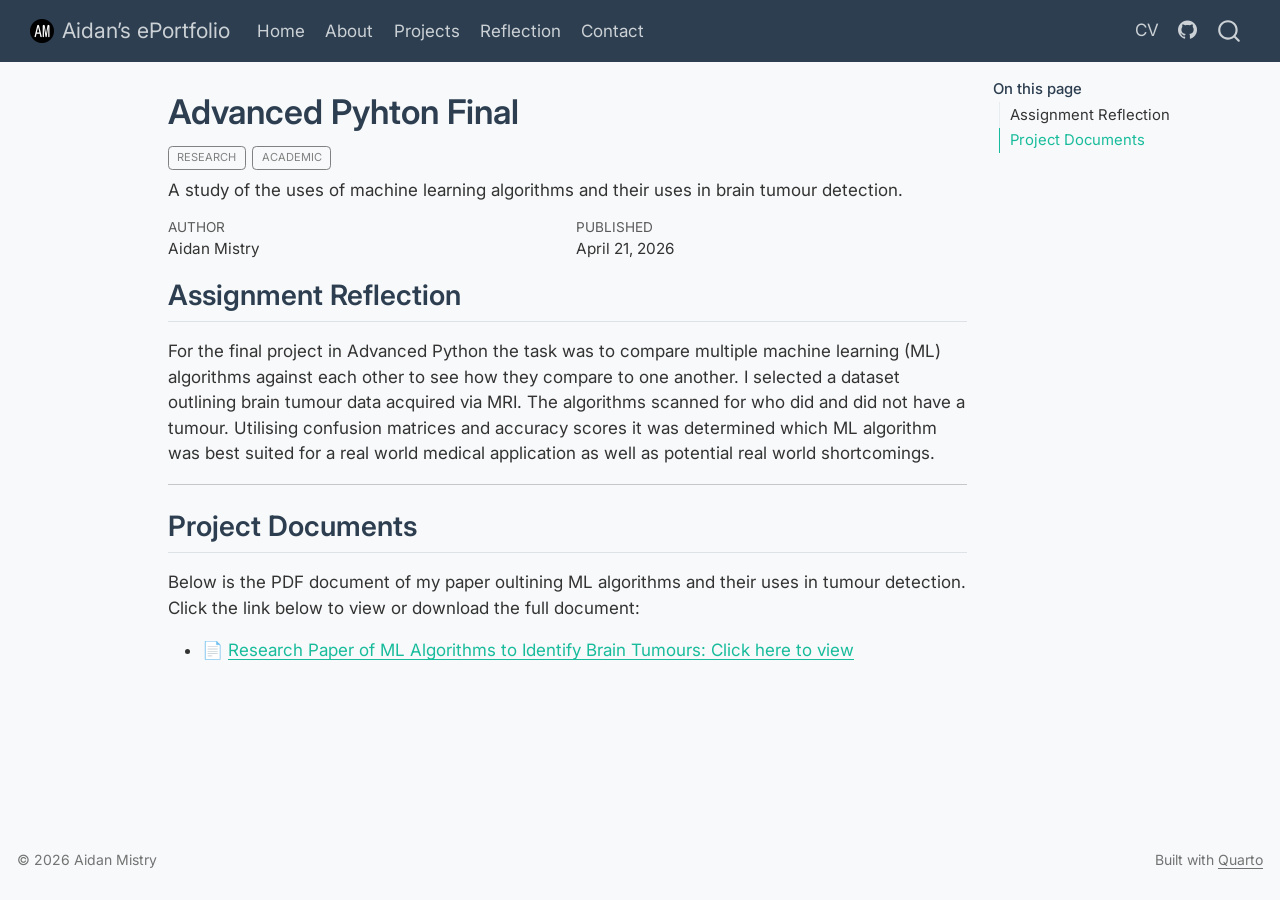
<file: docs/projects/project_5.html>
<!DOCTYPE html>
<html xmlns="http://www.w3.org/1999/xhtml" lang="en" xml:lang="en"><head>

<meta charset="utf-8">
<meta name="generator" content="quarto-1.9.31">

<meta name="viewport" content="width=device-width, initial-scale=1.0, user-scalable=yes">

<meta name="author" content="Aidan Mistry">
<meta name="dcterms.date" content="2026-04-21">
<meta name="description" content="A study of the uses of machine learning algorithms and their uses in brain tumour detection.">

<title>Advanced Pyhton Final – Aidan’s ePortfolio</title>
<style>
/* Default styles provided by pandoc.
** See https://pandoc.org/MANUAL.html#variables-for-html for config info.
*/
code{white-space: pre-wrap;}
span.smallcaps{font-variant: small-caps;}
div.columns{display: flex; gap: min(4vw, 1.5em);}
div.column{flex: auto; overflow-x: auto;}
div.hanging-indent{margin-left: 1.5em; text-indent: -1.5em;}
ul.task-list{list-style: none;}
ul.task-list li input[type="checkbox"] {
  width: 0.8em;
  margin: 0 0.8em 0.2em -1em; /* quarto-specific, see https://github.com/quarto-dev/quarto-cli/issues/4556 */ 
  vertical-align: middle;
}
</style>


<script src="../site_libs/quarto-nav/quarto-nav.js"></script>
<script src="../site_libs/quarto-nav/headroom.min.js"></script>
<script src="../site_libs/clipboard/clipboard.min.js"></script>
<script src="../site_libs/quarto-search/autocomplete.umd.js"></script>
<script src="../site_libs/quarto-search/fuse.min.js"></script>
<script src="../site_libs/quarto-search/quarto-search.js"></script>
<meta name="quarto:offset" content="../">
<link href="../images/favicon.ico" rel="icon">
<script src="../site_libs/quarto-html/quarto.js" type="module"></script>
<script src="../site_libs/quarto-html/tabsets/tabsets.js" type="module"></script>
<script src="../site_libs/quarto-html/popper.min.js"></script>
<script src="../site_libs/quarto-html/tippy.umd.min.js"></script>
<script src="../site_libs/quarto-html/anchor.min.js"></script>
<link href="../site_libs/quarto-html/tippy.css" rel="stylesheet">
<link href="../site_libs/quarto-html/quarto-syntax-highlighting-7c69b197886ae2a34062761d21e44731.css" rel="stylesheet" id="quarto-text-highlighting-styles">
<script src="../site_libs/bootstrap/bootstrap.min.js"></script>
<link href="../site_libs/bootstrap/bootstrap-icons.css" rel="stylesheet">
<link href="../site_libs/bootstrap/bootstrap-cf1808cfc6b9e856f617503bf2f4a4d1.min.css" rel="stylesheet" append-hash="true" id="quarto-bootstrap" data-mode="light">
<script id="quarto-search-options" type="application/json">{
  "location": "navbar",
  "copy-button": false,
  "collapse-after": 3,
  "panel-placement": "end",
  "type": "overlay",
  "limit": 50,
  "keyboard-shortcut": [
    "f",
    "/",
    "s"
  ],
  "show-item-context": false,
  "language": {
    "search-no-results-text": "No results",
    "search-matching-documents-text": "matching documents",
    "search-copy-link-title": "Copy link to search",
    "search-hide-matches-text": "Hide additional matches",
    "search-more-match-text": "more match in this document",
    "search-more-matches-text": "more matches in this document",
    "search-clear-button-title": "Clear",
    "search-text-placeholder": "",
    "search-detached-cancel-button-title": "Cancel",
    "search-submit-button-title": "Submit",
    "search-label": "Search"
  }
}</script>


</head>

<body class="nav-fixed quarto-light">

<div id="quarto-search-results"></div>
  <header id="quarto-header" class="headroom fixed-top">
    <nav class="navbar navbar-expand-lg " data-bs-theme="dark">
      <div class="navbar-container container-fluid">
      <div class="navbar-brand-container mx-auto">
    <a href="../index.html" class="navbar-brand navbar-brand-logo">
    <img src="../images/aidan_logo.png" alt="" class="navbar-logo light-content">
    <img src="../images/aidan_logo.png" alt="" class="navbar-logo dark-content">
    </a>
    <a class="navbar-brand" href="../index.html">
    <span class="navbar-title">Aidan’s ePortfolio</span>
    </a>
  </div>
            <div id="quarto-search" class="" title="Search"></div>
          <button class="navbar-toggler" type="button" data-bs-toggle="collapse" data-bs-target="#navbarCollapse" aria-controls="navbarCollapse" role="menu" aria-expanded="false" aria-label="Toggle navigation" onclick="if (window.quartoToggleHeadroom) { window.quartoToggleHeadroom(); }">
  <span class="navbar-toggler-icon"></span>
</button>
          <div class="collapse navbar-collapse" id="navbarCollapse">
            <ul class="navbar-nav navbar-nav-scroll me-auto">
  <li class="nav-item">
    <a class="nav-link" href="../index.html"> 
<span class="menu-text">Home</span></a>
  </li>  
  <li class="nav-item">
    <a class="nav-link" href="../about.html"> 
<span class="menu-text">About</span></a>
  </li>  
  <li class="nav-item">
    <a class="nav-link" href="../projects/index.html"> 
<span class="menu-text">Projects</span></a>
  </li>  
  <li class="nav-item">
    <a class="nav-link" href="../reflection.html"> 
<span class="menu-text">Reflection</span></a>
  </li>  
  <li class="nav-item">
    <a class="nav-link" href="../contact.html"> 
<span class="menu-text">Contact</span></a>
  </li>  
</ul>
            <ul class="navbar-nav navbar-nav-scroll ms-auto">
  <li class="nav-item">
    <a class="nav-link" href="../CV/amistry_cv.pdf" target="_blank"> 
<span class="menu-text">CV</span></a>
  </li>  
  <li class="nav-item compact">
    <a class="nav-link" href="https://github.com/AMistry176" target="_blank"> <i class="bi bi-github" role="img">
</i> 
<span class="menu-text"></span></a>
  </li>  
</ul>
          </div> <!-- /navcollapse -->
            <div class="quarto-navbar-tools">
</div>
      </div> <!-- /container-fluid -->
    </nav>
</header>
<!-- content -->
<div id="quarto-content" class="quarto-container page-columns page-rows-contents page-layout-article page-navbar">
<!-- sidebar -->
<!-- margin-sidebar -->
    <div id="quarto-margin-sidebar" class="sidebar margin-sidebar">
        <nav id="TOC" role="doc-toc" class="toc-active">
    <h2 id="toc-title">On this page</h2>
   
  <ul>
  <li><a href="#assignment-reflection" id="toc-assignment-reflection" class="nav-link active" data-scroll-target="#assignment-reflection">Assignment Reflection</a></li>
  <li><a href="#project-documents" id="toc-project-documents" class="nav-link" data-scroll-target="#project-documents">Project Documents</a></li>
  </ul>
</nav>
    </div>
<!-- main -->
<main class="content" id="quarto-document-content">

<header id="title-block-header" class="quarto-title-block default">
<div class="quarto-title">
<h1 class="title">Advanced Pyhton Final</h1>
  <div class="quarto-categories">
    <div class="quarto-category">Research</div>
    <div class="quarto-category">Academic</div>
  </div>
  </div>

<div>
  <div class="description">
    A study of the uses of machine learning algorithms and their uses in brain tumour detection.
  </div>
</div>


<div class="quarto-title-meta">

    <div>
    <div class="quarto-title-meta-heading">Author</div>
    <div class="quarto-title-meta-contents">
             <p>Aidan Mistry </p>
          </div>
  </div>
    
    <div>
    <div class="quarto-title-meta-heading">Published</div>
    <div class="quarto-title-meta-contents">
      <p class="date">April 21, 2026</p>
    </div>
  </div>
  
    
  </div>
  


</header>


<section id="assignment-reflection" class="level2">
<h2 class="anchored" data-anchor-id="assignment-reflection">Assignment Reflection</h2>
<p>For the final project in Advanced Python the task was to compare multiple machine learning (ML) algorithms against each other to see how they compare to one another. I selected a dataset outlining brain tumour data acquired via MRI. The algorithms scanned for who did and did not have a tumour. Utilising confusion matrices and accuracy scores it was determined which ML algorithm was best suited for a real world medical application as well as potential real world shortcomings.</p>
<hr>
</section>
<section id="project-documents" class="level2">
<h2 class="anchored" data-anchor-id="project-documents">Project Documents</h2>
<p>Below is the PDF document of my paper oultining ML algorithms and their uses in tumour detection. Click the link below to view or download the full document:</p>
<ul>
<li>📄 <strong><a href="data/Research Paper of ML Algorithms to Identify Brain Tumours.pdf">Research Paper of ML Algorithms to Identify Brain Tumours: Click here to view</a></strong></li>
</ul>


</section>

</main> <!-- /main -->
<script id="quarto-html-after-body" type="application/javascript">
  window.document.addEventListener("DOMContentLoaded", function (event) {
    const icon = "";
    const anchorJS = new window.AnchorJS();
    anchorJS.options = {
      placement: 'right',
      icon: icon
    };
    anchorJS.add('.anchored');
    const isCodeAnnotation = (el) => {
      for (const clz of el.classList) {
        if (clz.startsWith('code-annotation-')) {                     
          return true;
        }
      }
      return false;
    }
    const onCopySuccess = function(e) {
      // button target
      const button = e.trigger;
      // don't keep focus
      button.blur();
      // flash "checked"
      button.classList.add('code-copy-button-checked');
      var currentTitle = button.getAttribute("title");
      button.setAttribute("title", "Copied!");
      let tooltip;
      if (window.bootstrap) {
        button.setAttribute("data-bs-toggle", "tooltip");
        button.setAttribute("data-bs-placement", "left");
        button.setAttribute("data-bs-title", "Copied!");
        tooltip = new bootstrap.Tooltip(button, 
          { trigger: "manual", 
            customClass: "code-copy-button-tooltip",
            offset: [0, -8]});
        tooltip.show();    
      }
      setTimeout(function() {
        if (tooltip) {
          tooltip.hide();
          button.removeAttribute("data-bs-title");
          button.removeAttribute("data-bs-toggle");
          button.removeAttribute("data-bs-placement");
        }
        button.setAttribute("title", currentTitle);
        button.classList.remove('code-copy-button-checked');
      }, 1000);
      // clear code selection
      e.clearSelection();
    }
    const getTextToCopy = function(trigger) {
      const outerScaffold = trigger.parentElement.cloneNode(true);
      const codeEl = outerScaffold.querySelector('code');
      for (const childEl of codeEl.children) {
        if (isCodeAnnotation(childEl)) {
          childEl.remove();
        }
      }
      return codeEl.innerText;
    }
    const clipboard = new window.ClipboardJS('.code-copy-button:not([data-in-quarto-modal])', {
      text: getTextToCopy
    });
    clipboard.on('success', onCopySuccess);
    if (window.document.getElementById('quarto-embedded-source-code-modal')) {
      const clipboardModal = new window.ClipboardJS('.code-copy-button[data-in-quarto-modal]', {
        text: getTextToCopy,
        container: window.document.getElementById('quarto-embedded-source-code-modal')
      });
      clipboardModal.on('success', onCopySuccess);
    }
      var localhostRegex = new RegExp(/^(?:http|https):\/\/localhost\:?[0-9]*\//);
      var mailtoRegex = new RegExp(/^mailto:/);
        var filterRegex = new RegExp('/' + window.location.host + '/');
      var isInternal = (href) => {
          return filterRegex.test(href) || localhostRegex.test(href) || mailtoRegex.test(href);
      }
      // Inspect non-navigation links and adorn them if external
     var links = window.document.querySelectorAll('a[href]:not(.nav-link):not(.navbar-brand):not(.toc-action):not(.sidebar-link):not(.sidebar-item-toggle):not(.pagination-link):not(.no-external):not([aria-hidden]):not(.dropdown-item):not(.quarto-navigation-tool):not(.about-link)');
      for (var i=0; i<links.length; i++) {
        const link = links[i];
        if (!isInternal(link.href)) {
          // undo the damage that might have been done by quarto-nav.js in the case of
          // links that we want to consider external
          if (link.dataset.originalHref !== undefined) {
            link.href = link.dataset.originalHref;
          }
        }
      }
    function tippyHover(el, contentFn, onTriggerFn, onUntriggerFn) {
      const config = {
        allowHTML: true,
        maxWidth: 500,
        delay: 100,
        arrow: false,
        appendTo: function(el) {
            return el.parentElement;
        },
        interactive: true,
        interactiveBorder: 10,
        theme: 'quarto',
        placement: 'bottom-start',
      };
      if (contentFn) {
        config.content = contentFn;
      }
      if (onTriggerFn) {
        config.onTrigger = onTriggerFn;
      }
      if (onUntriggerFn) {
        config.onUntrigger = onUntriggerFn;
      }
      window.tippy(el, config); 
    }
    const noterefs = window.document.querySelectorAll('a[role="doc-noteref"]');
    for (var i=0; i<noterefs.length; i++) {
      const ref = noterefs[i];
      tippyHover(ref, function() {
        // use id or data attribute instead here
        let href = ref.getAttribute('data-footnote-href') || ref.getAttribute('href');
        try { href = new URL(href).hash; } catch {}
        const id = href.replace(/^#\/?/, "");
        const note = window.document.getElementById(id);
        if (note) {
          return note.innerHTML;
        } else {
          return "";
        }
      });
    }
    const xrefs = window.document.querySelectorAll('a.quarto-xref');
    const processXRef = (id, note) => {
      // Strip column container classes
      const stripColumnClz = (el) => {
        el.classList.remove("page-full", "page-columns");
        if (el.children) {
          for (const child of el.children) {
            stripColumnClz(child);
          }
        }
      }
      stripColumnClz(note)
      if (id === null || id.startsWith('sec-')) {
        // Special case sections, only their first couple elements
        const container = document.createElement("div");
        if (note.children && note.children.length > 2) {
          container.appendChild(note.children[0].cloneNode(true));
          for (let i = 1; i < note.children.length; i++) {
            const child = note.children[i];
            if (child.tagName === "P" && child.innerText === "") {
              continue;
            } else {
              container.appendChild(child.cloneNode(true));
              break;
            }
          }
          if (window.Quarto?.typesetMath) {
            window.Quarto.typesetMath(container);
          }
          return container.innerHTML
        } else {
          if (window.Quarto?.typesetMath) {
            window.Quarto.typesetMath(note);
          }
          return note.innerHTML;
        }
      } else {
        // Remove any anchor links if they are present
        const anchorLink = note.querySelector('a.anchorjs-link');
        if (anchorLink) {
          anchorLink.remove();
        }
        if (window.Quarto?.typesetMath) {
          window.Quarto.typesetMath(note);
        }
        if (note.classList.contains("callout")) {
          return note.outerHTML;
        } else {
          return note.innerHTML;
        }
      }
    }
    for (var i=0; i<xrefs.length; i++) {
      const xref = xrefs[i];
      tippyHover(xref, undefined, function(instance) {
        instance.disable();
        let url = xref.getAttribute('href');
        let hash = undefined; 
        if (url.startsWith('#')) {
          hash = url;
        } else {
          try { hash = new URL(url).hash; } catch {}
        }
        if (hash) {
          const id = hash.replace(/^#\/?/, "");
          const note = window.document.getElementById(id);
          if (note !== null) {
            try {
              const html = processXRef(id, note.cloneNode(true));
              instance.setContent(html);
            } finally {
              instance.enable();
              instance.show();
            }
          } else {
            // See if we can fetch this
            fetch(url.split('#')[0])
            .then(res => res.text())
            .then(html => {
              const parser = new DOMParser();
              const htmlDoc = parser.parseFromString(html, "text/html");
              const note = htmlDoc.getElementById(id);
              if (note !== null) {
                const html = processXRef(id, note);
                instance.setContent(html);
              } 
            }).finally(() => {
              instance.enable();
              instance.show();
            });
          }
        } else {
          // See if we can fetch a full url (with no hash to target)
          // This is a special case and we should probably do some content thinning / targeting
          fetch(url)
          .then(res => res.text())
          .then(html => {
            const parser = new DOMParser();
            const htmlDoc = parser.parseFromString(html, "text/html");
            const note = htmlDoc.querySelector('main.content');
            if (note !== null) {
              // This should only happen for chapter cross references
              // (since there is no id in the URL)
              // remove the first header
              if (note.children.length > 0 && note.children[0].tagName === "HEADER") {
                note.children[0].remove();
              }
              const html = processXRef(null, note);
              instance.setContent(html);
            } 
          }).finally(() => {
            instance.enable();
            instance.show();
          });
        }
      }, function(instance) {
      });
    }
        let selectedAnnoteEl;
        const selectorForAnnotation = ( cell, annotation) => {
          let cellAttr = 'data-code-cell="' + cell + '"';
          let lineAttr = 'data-code-annotation="' +  annotation + '"';
          const selector = 'span[' + cellAttr + '][' + lineAttr + ']';
          return selector;
        }
        const selectCodeLines = (annoteEl) => {
          const doc = window.document;
          const targetCell = annoteEl.getAttribute("data-target-cell");
          const targetAnnotation = annoteEl.getAttribute("data-target-annotation");
          const annoteSpan = window.document.querySelector(selectorForAnnotation(targetCell, targetAnnotation));
          const lines = annoteSpan.getAttribute("data-code-lines").split(",");
          const lineIds = lines.map((line) => {
            return targetCell + "-" + line;
          })
          let top = null;
          let height = null;
          let parent = null;
          if (lineIds.length > 0) {
              //compute the position of the single el (top and bottom and make a div)
              const el = window.document.getElementById(lineIds[0]);
              top = el.offsetTop;
              height = el.offsetHeight;
              parent = el.parentElement.parentElement;
            if (lineIds.length > 1) {
              const lastEl = window.document.getElementById(lineIds[lineIds.length - 1]);
              const bottom = lastEl.offsetTop + lastEl.offsetHeight;
              height = bottom - top;
            }
            if (top !== null && height !== null && parent !== null) {
              // cook up a div (if necessary) and position it 
              let div = window.document.getElementById("code-annotation-line-highlight");
              if (div === null) {
                div = window.document.createElement("div");
                div.setAttribute("id", "code-annotation-line-highlight");
                div.style.position = 'absolute';
                parent.appendChild(div);
              }
              div.style.top = top - 2 + "px";
              div.style.height = height + 4 + "px";
              div.style.left = 0;
              let gutterDiv = window.document.getElementById("code-annotation-line-highlight-gutter");
              if (gutterDiv === null) {
                gutterDiv = window.document.createElement("div");
                gutterDiv.setAttribute("id", "code-annotation-line-highlight-gutter");
                gutterDiv.style.position = 'absolute';
                const codeCell = window.document.getElementById(targetCell);
                const gutter = codeCell.querySelector('.code-annotation-gutter');
                gutter.appendChild(gutterDiv);
              }
              gutterDiv.style.top = top - 2 + "px";
              gutterDiv.style.height = height + 4 + "px";
            }
            selectedAnnoteEl = annoteEl;
          }
        };
        const unselectCodeLines = () => {
          const elementsIds = ["code-annotation-line-highlight", "code-annotation-line-highlight-gutter"];
          elementsIds.forEach((elId) => {
            const div = window.document.getElementById(elId);
            if (div) {
              div.remove();
            }
          });
          selectedAnnoteEl = undefined;
        };
          // Handle positioning of the toggle
      window.addEventListener(
        "resize",
        throttle(() => {
          elRect = undefined;
          if (selectedAnnoteEl) {
            selectCodeLines(selectedAnnoteEl);
          }
        }, 10)
      );
      function throttle(fn, ms) {
      let throttle = false;
      let timer;
        return (...args) => {
          if(!throttle) { // first call gets through
              fn.apply(this, args);
              throttle = true;
          } else { // all the others get throttled
              if(timer) clearTimeout(timer); // cancel #2
              timer = setTimeout(() => {
                fn.apply(this, args);
                timer = throttle = false;
              }, ms);
          }
        };
      }
        // Attach click handler to the DT
        const annoteDls = window.document.querySelectorAll('dt[data-target-cell]');
        for (const annoteDlNode of annoteDls) {
          annoteDlNode.addEventListener('click', (event) => {
            const clickedEl = event.target;
            if (clickedEl !== selectedAnnoteEl) {
              unselectCodeLines();
              const activeEl = window.document.querySelector('dt[data-target-cell].code-annotation-active');
              if (activeEl) {
                activeEl.classList.remove('code-annotation-active');
              }
              selectCodeLines(clickedEl);
              clickedEl.classList.add('code-annotation-active');
            } else {
              // Unselect the line
              unselectCodeLines();
              clickedEl.classList.remove('code-annotation-active');
            }
          });
        }
    const findCites = (el) => {
      const parentEl = el.parentElement;
      if (parentEl) {
        const cites = parentEl.dataset.cites;
        if (cites) {
          return {
            el,
            cites: cites.split(' ')
          };
        } else {
          return findCites(el.parentElement)
        }
      } else {
        return undefined;
      }
    };
    var bibliorefs = window.document.querySelectorAll('a[role="doc-biblioref"]');
    for (var i=0; i<bibliorefs.length; i++) {
      const ref = bibliorefs[i];
      const citeInfo = findCites(ref);
      if (citeInfo) {
        tippyHover(citeInfo.el, function() {
          var popup = window.document.createElement('div');
          citeInfo.cites.forEach(function(cite) {
            var citeDiv = window.document.createElement('div');
            citeDiv.classList.add('hanging-indent');
            citeDiv.classList.add('csl-entry');
            var biblioDiv = window.document.getElementById('ref-' + cite);
            if (biblioDiv) {
              citeDiv.innerHTML = biblioDiv.innerHTML;
            }
            popup.appendChild(citeDiv);
          });
          return popup.innerHTML;
        });
      }
    }
  });
  </script>
</div> <!-- /content -->
<footer class="footer">
  <div class="nav-footer">
    <div class="nav-footer-left">
<p>© 2026 Aidan Mistry</p>
</div>   
    <div class="nav-footer-center">
      &nbsp;
    </div>
    <div class="nav-footer-right">
<p>Built with <a href="https://quarto.org/">Quarto</a></p>
</div>
  </div>
</footer>




</body></html>
</file>
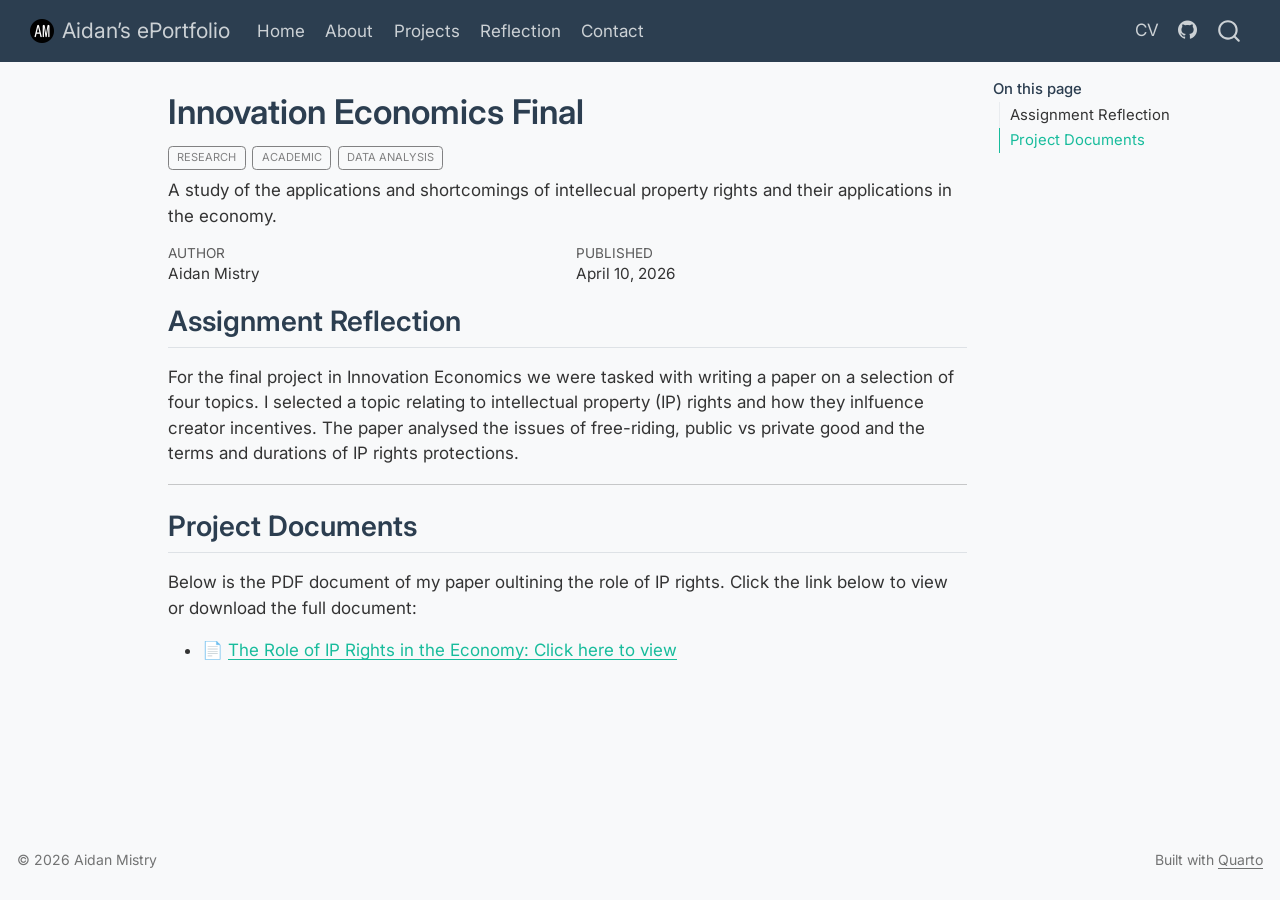
<file: docs/projects/project_6.html>
<!DOCTYPE html>
<html xmlns="http://www.w3.org/1999/xhtml" lang="en" xml:lang="en"><head>

<meta charset="utf-8">
<meta name="generator" content="quarto-1.9.31">

<meta name="viewport" content="width=device-width, initial-scale=1.0, user-scalable=yes">

<meta name="author" content="Aidan Mistry">
<meta name="dcterms.date" content="2026-04-10">
<meta name="description" content="A study of the applications and shortcomings of intellecual property rights and their applications in the economy.">

<title>Innovation Economics Final – Aidan’s ePortfolio</title>
<style>
/* Default styles provided by pandoc.
** See https://pandoc.org/MANUAL.html#variables-for-html for config info.
*/
code{white-space: pre-wrap;}
span.smallcaps{font-variant: small-caps;}
div.columns{display: flex; gap: min(4vw, 1.5em);}
div.column{flex: auto; overflow-x: auto;}
div.hanging-indent{margin-left: 1.5em; text-indent: -1.5em;}
ul.task-list{list-style: none;}
ul.task-list li input[type="checkbox"] {
  width: 0.8em;
  margin: 0 0.8em 0.2em -1em; /* quarto-specific, see https://github.com/quarto-dev/quarto-cli/issues/4556 */ 
  vertical-align: middle;
}
</style>


<script src="../site_libs/quarto-nav/quarto-nav.js"></script>
<script src="../site_libs/quarto-nav/headroom.min.js"></script>
<script src="../site_libs/clipboard/clipboard.min.js"></script>
<script src="../site_libs/quarto-search/autocomplete.umd.js"></script>
<script src="../site_libs/quarto-search/fuse.min.js"></script>
<script src="../site_libs/quarto-search/quarto-search.js"></script>
<meta name="quarto:offset" content="../">
<link href="../images/favicon.ico" rel="icon">
<script src="../site_libs/quarto-html/quarto.js" type="module"></script>
<script src="../site_libs/quarto-html/tabsets/tabsets.js" type="module"></script>
<script src="../site_libs/quarto-html/popper.min.js"></script>
<script src="../site_libs/quarto-html/tippy.umd.min.js"></script>
<script src="../site_libs/quarto-html/anchor.min.js"></script>
<link href="../site_libs/quarto-html/tippy.css" rel="stylesheet">
<link href="../site_libs/quarto-html/quarto-syntax-highlighting-7c69b197886ae2a34062761d21e44731.css" rel="stylesheet" id="quarto-text-highlighting-styles">
<script src="../site_libs/bootstrap/bootstrap.min.js"></script>
<link href="../site_libs/bootstrap/bootstrap-icons.css" rel="stylesheet">
<link href="../site_libs/bootstrap/bootstrap-cf1808cfc6b9e856f617503bf2f4a4d1.min.css" rel="stylesheet" append-hash="true" id="quarto-bootstrap" data-mode="light">
<script id="quarto-search-options" type="application/json">{
  "location": "navbar",
  "copy-button": false,
  "collapse-after": 3,
  "panel-placement": "end",
  "type": "overlay",
  "limit": 50,
  "keyboard-shortcut": [
    "f",
    "/",
    "s"
  ],
  "show-item-context": false,
  "language": {
    "search-no-results-text": "No results",
    "search-matching-documents-text": "matching documents",
    "search-copy-link-title": "Copy link to search",
    "search-hide-matches-text": "Hide additional matches",
    "search-more-match-text": "more match in this document",
    "search-more-matches-text": "more matches in this document",
    "search-clear-button-title": "Clear",
    "search-text-placeholder": "",
    "search-detached-cancel-button-title": "Cancel",
    "search-submit-button-title": "Submit",
    "search-label": "Search"
  }
}</script>


</head>

<body class="nav-fixed quarto-light">

<div id="quarto-search-results"></div>
  <header id="quarto-header" class="headroom fixed-top">
    <nav class="navbar navbar-expand-lg " data-bs-theme="dark">
      <div class="navbar-container container-fluid">
      <div class="navbar-brand-container mx-auto">
    <a href="../index.html" class="navbar-brand navbar-brand-logo">
    <img src="../images/aidan_logo.png" alt="" class="navbar-logo light-content">
    <img src="../images/aidan_logo.png" alt="" class="navbar-logo dark-content">
    </a>
    <a class="navbar-brand" href="../index.html">
    <span class="navbar-title">Aidan’s ePortfolio</span>
    </a>
  </div>
            <div id="quarto-search" class="" title="Search"></div>
          <button class="navbar-toggler" type="button" data-bs-toggle="collapse" data-bs-target="#navbarCollapse" aria-controls="navbarCollapse" role="menu" aria-expanded="false" aria-label="Toggle navigation" onclick="if (window.quartoToggleHeadroom) { window.quartoToggleHeadroom(); }">
  <span class="navbar-toggler-icon"></span>
</button>
          <div class="collapse navbar-collapse" id="navbarCollapse">
            <ul class="navbar-nav navbar-nav-scroll me-auto">
  <li class="nav-item">
    <a class="nav-link" href="../index.html"> 
<span class="menu-text">Home</span></a>
  </li>  
  <li class="nav-item">
    <a class="nav-link" href="../about.html"> 
<span class="menu-text">About</span></a>
  </li>  
  <li class="nav-item">
    <a class="nav-link" href="../projects/index.html"> 
<span class="menu-text">Projects</span></a>
  </li>  
  <li class="nav-item">
    <a class="nav-link" href="../reflection.html"> 
<span class="menu-text">Reflection</span></a>
  </li>  
  <li class="nav-item">
    <a class="nav-link" href="../contact.html"> 
<span class="menu-text">Contact</span></a>
  </li>  
</ul>
            <ul class="navbar-nav navbar-nav-scroll ms-auto">
  <li class="nav-item">
    <a class="nav-link" href="../CV/amistry_cv.pdf" target="_blank"> 
<span class="menu-text">CV</span></a>
  </li>  
  <li class="nav-item compact">
    <a class="nav-link" href="https://github.com/AMistry176" target="_blank"> <i class="bi bi-github" role="img">
</i> 
<span class="menu-text"></span></a>
  </li>  
</ul>
          </div> <!-- /navcollapse -->
            <div class="quarto-navbar-tools">
</div>
      </div> <!-- /container-fluid -->
    </nav>
</header>
<!-- content -->
<div id="quarto-content" class="quarto-container page-columns page-rows-contents page-layout-article page-navbar">
<!-- sidebar -->
<!-- margin-sidebar -->
    <div id="quarto-margin-sidebar" class="sidebar margin-sidebar">
        <nav id="TOC" role="doc-toc" class="toc-active">
    <h2 id="toc-title">On this page</h2>
   
  <ul>
  <li><a href="#assignment-reflection" id="toc-assignment-reflection" class="nav-link active" data-scroll-target="#assignment-reflection">Assignment Reflection</a></li>
  <li><a href="#project-documents" id="toc-project-documents" class="nav-link" data-scroll-target="#project-documents">Project Documents</a></li>
  </ul>
</nav>
    </div>
<!-- main -->
<main class="content" id="quarto-document-content">

<header id="title-block-header" class="quarto-title-block default">
<div class="quarto-title">
<h1 class="title">Innovation Economics Final</h1>
  <div class="quarto-categories">
    <div class="quarto-category">Research</div>
    <div class="quarto-category">Academic</div>
    <div class="quarto-category">Data Analysis</div>
  </div>
  </div>

<div>
  <div class="description">
    A study of the applications and shortcomings of intellecual property rights and their applications in the economy.
  </div>
</div>


<div class="quarto-title-meta">

    <div>
    <div class="quarto-title-meta-heading">Author</div>
    <div class="quarto-title-meta-contents">
             <p>Aidan Mistry </p>
          </div>
  </div>
    
    <div>
    <div class="quarto-title-meta-heading">Published</div>
    <div class="quarto-title-meta-contents">
      <p class="date">April 10, 2026</p>
    </div>
  </div>
  
    
  </div>
  


</header>


<section id="assignment-reflection" class="level2">
<h2 class="anchored" data-anchor-id="assignment-reflection">Assignment Reflection</h2>
<p>For the final project in Innovation Economics we were tasked with writing a paper on a selection of four topics. I selected a topic relating to intellectual property (IP) rights and how they inlfuence creator incentives. The paper analysed the issues of free-riding, public vs private good and the terms and durations of IP rights protections.</p>
<hr>
</section>
<section id="project-documents" class="level2">
<h2 class="anchored" data-anchor-id="project-documents">Project Documents</h2>
<p>Below is the PDF document of my paper oultining the role of IP rights. Click the link below to view or download the full document:</p>
<ul>
<li>📄 <strong><a href="data/The Role of IP Rights in the Economy.pdf">The Role of IP Rights in the Economy: Click here to view</a></strong></li>
</ul>


</section>

</main> <!-- /main -->
<script id="quarto-html-after-body" type="application/javascript">
  window.document.addEventListener("DOMContentLoaded", function (event) {
    const icon = "";
    const anchorJS = new window.AnchorJS();
    anchorJS.options = {
      placement: 'right',
      icon: icon
    };
    anchorJS.add('.anchored');
    const isCodeAnnotation = (el) => {
      for (const clz of el.classList) {
        if (clz.startsWith('code-annotation-')) {                     
          return true;
        }
      }
      return false;
    }
    const onCopySuccess = function(e) {
      // button target
      const button = e.trigger;
      // don't keep focus
      button.blur();
      // flash "checked"
      button.classList.add('code-copy-button-checked');
      var currentTitle = button.getAttribute("title");
      button.setAttribute("title", "Copied!");
      let tooltip;
      if (window.bootstrap) {
        button.setAttribute("data-bs-toggle", "tooltip");
        button.setAttribute("data-bs-placement", "left");
        button.setAttribute("data-bs-title", "Copied!");
        tooltip = new bootstrap.Tooltip(button, 
          { trigger: "manual", 
            customClass: "code-copy-button-tooltip",
            offset: [0, -8]});
        tooltip.show();    
      }
      setTimeout(function() {
        if (tooltip) {
          tooltip.hide();
          button.removeAttribute("data-bs-title");
          button.removeAttribute("data-bs-toggle");
          button.removeAttribute("data-bs-placement");
        }
        button.setAttribute("title", currentTitle);
        button.classList.remove('code-copy-button-checked');
      }, 1000);
      // clear code selection
      e.clearSelection();
    }
    const getTextToCopy = function(trigger) {
      const outerScaffold = trigger.parentElement.cloneNode(true);
      const codeEl = outerScaffold.querySelector('code');
      for (const childEl of codeEl.children) {
        if (isCodeAnnotation(childEl)) {
          childEl.remove();
        }
      }
      return codeEl.innerText;
    }
    const clipboard = new window.ClipboardJS('.code-copy-button:not([data-in-quarto-modal])', {
      text: getTextToCopy
    });
    clipboard.on('success', onCopySuccess);
    if (window.document.getElementById('quarto-embedded-source-code-modal')) {
      const clipboardModal = new window.ClipboardJS('.code-copy-button[data-in-quarto-modal]', {
        text: getTextToCopy,
        container: window.document.getElementById('quarto-embedded-source-code-modal')
      });
      clipboardModal.on('success', onCopySuccess);
    }
      var localhostRegex = new RegExp(/^(?:http|https):\/\/localhost\:?[0-9]*\//);
      var mailtoRegex = new RegExp(/^mailto:/);
        var filterRegex = new RegExp('/' + window.location.host + '/');
      var isInternal = (href) => {
          return filterRegex.test(href) || localhostRegex.test(href) || mailtoRegex.test(href);
      }
      // Inspect non-navigation links and adorn them if external
     var links = window.document.querySelectorAll('a[href]:not(.nav-link):not(.navbar-brand):not(.toc-action):not(.sidebar-link):not(.sidebar-item-toggle):not(.pagination-link):not(.no-external):not([aria-hidden]):not(.dropdown-item):not(.quarto-navigation-tool):not(.about-link)');
      for (var i=0; i<links.length; i++) {
        const link = links[i];
        if (!isInternal(link.href)) {
          // undo the damage that might have been done by quarto-nav.js in the case of
          // links that we want to consider external
          if (link.dataset.originalHref !== undefined) {
            link.href = link.dataset.originalHref;
          }
        }
      }
    function tippyHover(el, contentFn, onTriggerFn, onUntriggerFn) {
      const config = {
        allowHTML: true,
        maxWidth: 500,
        delay: 100,
        arrow: false,
        appendTo: function(el) {
            return el.parentElement;
        },
        interactive: true,
        interactiveBorder: 10,
        theme: 'quarto',
        placement: 'bottom-start',
      };
      if (contentFn) {
        config.content = contentFn;
      }
      if (onTriggerFn) {
        config.onTrigger = onTriggerFn;
      }
      if (onUntriggerFn) {
        config.onUntrigger = onUntriggerFn;
      }
      window.tippy(el, config); 
    }
    const noterefs = window.document.querySelectorAll('a[role="doc-noteref"]');
    for (var i=0; i<noterefs.length; i++) {
      const ref = noterefs[i];
      tippyHover(ref, function() {
        // use id or data attribute instead here
        let href = ref.getAttribute('data-footnote-href') || ref.getAttribute('href');
        try { href = new URL(href).hash; } catch {}
        const id = href.replace(/^#\/?/, "");
        const note = window.document.getElementById(id);
        if (note) {
          return note.innerHTML;
        } else {
          return "";
        }
      });
    }
    const xrefs = window.document.querySelectorAll('a.quarto-xref');
    const processXRef = (id, note) => {
      // Strip column container classes
      const stripColumnClz = (el) => {
        el.classList.remove("page-full", "page-columns");
        if (el.children) {
          for (const child of el.children) {
            stripColumnClz(child);
          }
        }
      }
      stripColumnClz(note)
      if (id === null || id.startsWith('sec-')) {
        // Special case sections, only their first couple elements
        const container = document.createElement("div");
        if (note.children && note.children.length > 2) {
          container.appendChild(note.children[0].cloneNode(true));
          for (let i = 1; i < note.children.length; i++) {
            const child = note.children[i];
            if (child.tagName === "P" && child.innerText === "") {
              continue;
            } else {
              container.appendChild(child.cloneNode(true));
              break;
            }
          }
          if (window.Quarto?.typesetMath) {
            window.Quarto.typesetMath(container);
          }
          return container.innerHTML
        } else {
          if (window.Quarto?.typesetMath) {
            window.Quarto.typesetMath(note);
          }
          return note.innerHTML;
        }
      } else {
        // Remove any anchor links if they are present
        const anchorLink = note.querySelector('a.anchorjs-link');
        if (anchorLink) {
          anchorLink.remove();
        }
        if (window.Quarto?.typesetMath) {
          window.Quarto.typesetMath(note);
        }
        if (note.classList.contains("callout")) {
          return note.outerHTML;
        } else {
          return note.innerHTML;
        }
      }
    }
    for (var i=0; i<xrefs.length; i++) {
      const xref = xrefs[i];
      tippyHover(xref, undefined, function(instance) {
        instance.disable();
        let url = xref.getAttribute('href');
        let hash = undefined; 
        if (url.startsWith('#')) {
          hash = url;
        } else {
          try { hash = new URL(url).hash; } catch {}
        }
        if (hash) {
          const id = hash.replace(/^#\/?/, "");
          const note = window.document.getElementById(id);
          if (note !== null) {
            try {
              const html = processXRef(id, note.cloneNode(true));
              instance.setContent(html);
            } finally {
              instance.enable();
              instance.show();
            }
          } else {
            // See if we can fetch this
            fetch(url.split('#')[0])
            .then(res => res.text())
            .then(html => {
              const parser = new DOMParser();
              const htmlDoc = parser.parseFromString(html, "text/html");
              const note = htmlDoc.getElementById(id);
              if (note !== null) {
                const html = processXRef(id, note);
                instance.setContent(html);
              } 
            }).finally(() => {
              instance.enable();
              instance.show();
            });
          }
        } else {
          // See if we can fetch a full url (with no hash to target)
          // This is a special case and we should probably do some content thinning / targeting
          fetch(url)
          .then(res => res.text())
          .then(html => {
            const parser = new DOMParser();
            const htmlDoc = parser.parseFromString(html, "text/html");
            const note = htmlDoc.querySelector('main.content');
            if (note !== null) {
              // This should only happen for chapter cross references
              // (since there is no id in the URL)
              // remove the first header
              if (note.children.length > 0 && note.children[0].tagName === "HEADER") {
                note.children[0].remove();
              }
              const html = processXRef(null, note);
              instance.setContent(html);
            } 
          }).finally(() => {
            instance.enable();
            instance.show();
          });
        }
      }, function(instance) {
      });
    }
        let selectedAnnoteEl;
        const selectorForAnnotation = ( cell, annotation) => {
          let cellAttr = 'data-code-cell="' + cell + '"';
          let lineAttr = 'data-code-annotation="' +  annotation + '"';
          const selector = 'span[' + cellAttr + '][' + lineAttr + ']';
          return selector;
        }
        const selectCodeLines = (annoteEl) => {
          const doc = window.document;
          const targetCell = annoteEl.getAttribute("data-target-cell");
          const targetAnnotation = annoteEl.getAttribute("data-target-annotation");
          const annoteSpan = window.document.querySelector(selectorForAnnotation(targetCell, targetAnnotation));
          const lines = annoteSpan.getAttribute("data-code-lines").split(",");
          const lineIds = lines.map((line) => {
            return targetCell + "-" + line;
          })
          let top = null;
          let height = null;
          let parent = null;
          if (lineIds.length > 0) {
              //compute the position of the single el (top and bottom and make a div)
              const el = window.document.getElementById(lineIds[0]);
              top = el.offsetTop;
              height = el.offsetHeight;
              parent = el.parentElement.parentElement;
            if (lineIds.length > 1) {
              const lastEl = window.document.getElementById(lineIds[lineIds.length - 1]);
              const bottom = lastEl.offsetTop + lastEl.offsetHeight;
              height = bottom - top;
            }
            if (top !== null && height !== null && parent !== null) {
              // cook up a div (if necessary) and position it 
              let div = window.document.getElementById("code-annotation-line-highlight");
              if (div === null) {
                div = window.document.createElement("div");
                div.setAttribute("id", "code-annotation-line-highlight");
                div.style.position = 'absolute';
                parent.appendChild(div);
              }
              div.style.top = top - 2 + "px";
              div.style.height = height + 4 + "px";
              div.style.left = 0;
              let gutterDiv = window.document.getElementById("code-annotation-line-highlight-gutter");
              if (gutterDiv === null) {
                gutterDiv = window.document.createElement("div");
                gutterDiv.setAttribute("id", "code-annotation-line-highlight-gutter");
                gutterDiv.style.position = 'absolute';
                const codeCell = window.document.getElementById(targetCell);
                const gutter = codeCell.querySelector('.code-annotation-gutter');
                gutter.appendChild(gutterDiv);
              }
              gutterDiv.style.top = top - 2 + "px";
              gutterDiv.style.height = height + 4 + "px";
            }
            selectedAnnoteEl = annoteEl;
          }
        };
        const unselectCodeLines = () => {
          const elementsIds = ["code-annotation-line-highlight", "code-annotation-line-highlight-gutter"];
          elementsIds.forEach((elId) => {
            const div = window.document.getElementById(elId);
            if (div) {
              div.remove();
            }
          });
          selectedAnnoteEl = undefined;
        };
          // Handle positioning of the toggle
      window.addEventListener(
        "resize",
        throttle(() => {
          elRect = undefined;
          if (selectedAnnoteEl) {
            selectCodeLines(selectedAnnoteEl);
          }
        }, 10)
      );
      function throttle(fn, ms) {
      let throttle = false;
      let timer;
        return (...args) => {
          if(!throttle) { // first call gets through
              fn.apply(this, args);
              throttle = true;
          } else { // all the others get throttled
              if(timer) clearTimeout(timer); // cancel #2
              timer = setTimeout(() => {
                fn.apply(this, args);
                timer = throttle = false;
              }, ms);
          }
        };
      }
        // Attach click handler to the DT
        const annoteDls = window.document.querySelectorAll('dt[data-target-cell]');
        for (const annoteDlNode of annoteDls) {
          annoteDlNode.addEventListener('click', (event) => {
            const clickedEl = event.target;
            if (clickedEl !== selectedAnnoteEl) {
              unselectCodeLines();
              const activeEl = window.document.querySelector('dt[data-target-cell].code-annotation-active');
              if (activeEl) {
                activeEl.classList.remove('code-annotation-active');
              }
              selectCodeLines(clickedEl);
              clickedEl.classList.add('code-annotation-active');
            } else {
              // Unselect the line
              unselectCodeLines();
              clickedEl.classList.remove('code-annotation-active');
            }
          });
        }
    const findCites = (el) => {
      const parentEl = el.parentElement;
      if (parentEl) {
        const cites = parentEl.dataset.cites;
        if (cites) {
          return {
            el,
            cites: cites.split(' ')
          };
        } else {
          return findCites(el.parentElement)
        }
      } else {
        return undefined;
      }
    };
    var bibliorefs = window.document.querySelectorAll('a[role="doc-biblioref"]');
    for (var i=0; i<bibliorefs.length; i++) {
      const ref = bibliorefs[i];
      const citeInfo = findCites(ref);
      if (citeInfo) {
        tippyHover(citeInfo.el, function() {
          var popup = window.document.createElement('div');
          citeInfo.cites.forEach(function(cite) {
            var citeDiv = window.document.createElement('div');
            citeDiv.classList.add('hanging-indent');
            citeDiv.classList.add('csl-entry');
            var biblioDiv = window.document.getElementById('ref-' + cite);
            if (biblioDiv) {
              citeDiv.innerHTML = biblioDiv.innerHTML;
            }
            popup.appendChild(citeDiv);
          });
          return popup.innerHTML;
        });
      }
    }
  });
  </script>
</div> <!-- /content -->
<footer class="footer">
  <div class="nav-footer">
    <div class="nav-footer-left">
<p>© 2026 Aidan Mistry</p>
</div>   
    <div class="nav-footer-center">
      &nbsp;
    </div>
    <div class="nav-footer-right">
<p>Built with <a href="https://quarto.org/">Quarto</a></p>
</div>
  </div>
</footer>




</body></html>
</file>
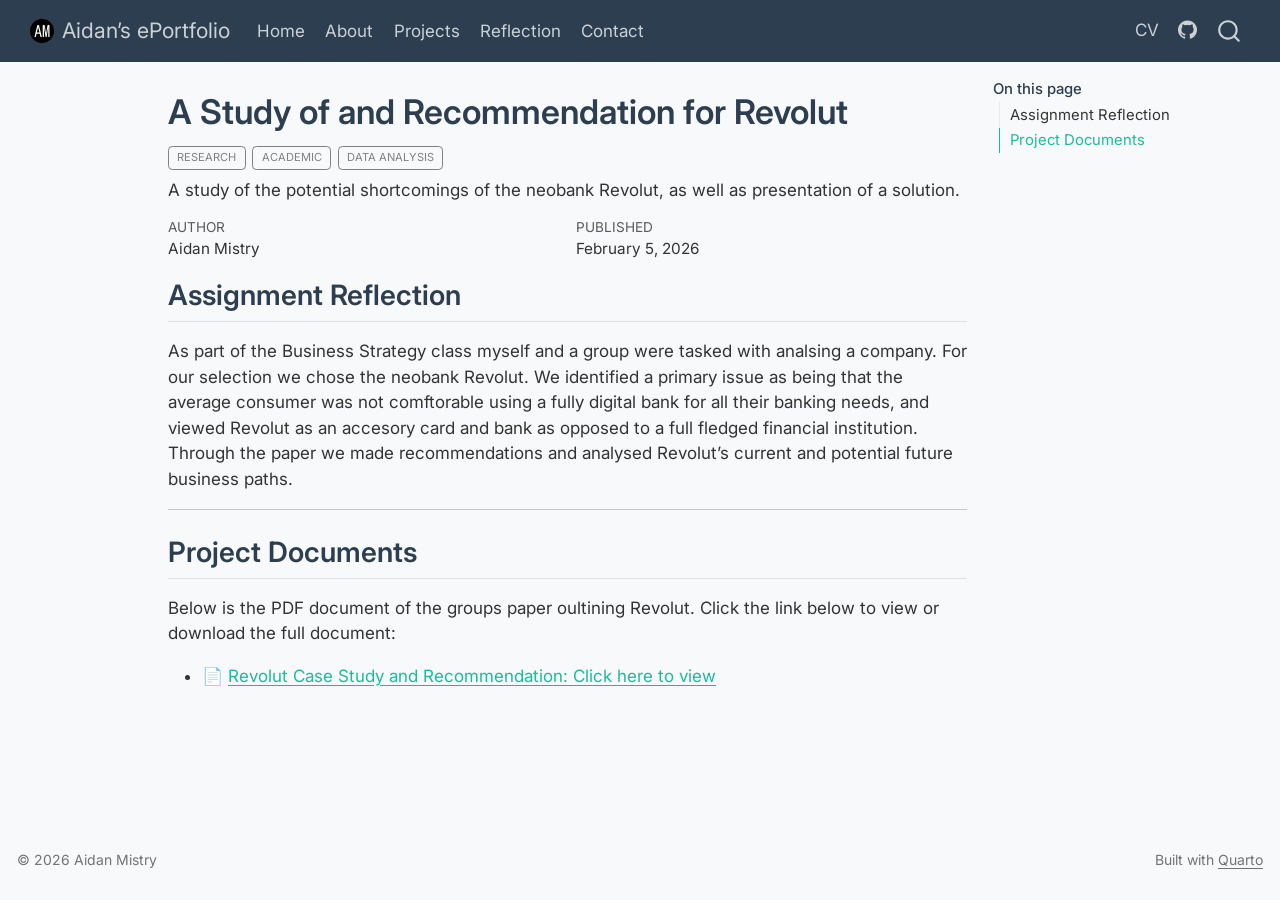
<file: docs/projects/project_7.html>
<!DOCTYPE html>
<html xmlns="http://www.w3.org/1999/xhtml" lang="en" xml:lang="en"><head>

<meta charset="utf-8">
<meta name="generator" content="quarto-1.9.31">

<meta name="viewport" content="width=device-width, initial-scale=1.0, user-scalable=yes">

<meta name="author" content="Aidan Mistry">
<meta name="dcterms.date" content="2026-02-05">
<meta name="description" content="A study of the potential shortcomings of the neobank Revolut, as well as presentation of a solution.">

<title>A Study of and Recommendation for Revolut – Aidan’s ePortfolio</title>
<style>
/* Default styles provided by pandoc.
** See https://pandoc.org/MANUAL.html#variables-for-html for config info.
*/
code{white-space: pre-wrap;}
span.smallcaps{font-variant: small-caps;}
div.columns{display: flex; gap: min(4vw, 1.5em);}
div.column{flex: auto; overflow-x: auto;}
div.hanging-indent{margin-left: 1.5em; text-indent: -1.5em;}
ul.task-list{list-style: none;}
ul.task-list li input[type="checkbox"] {
  width: 0.8em;
  margin: 0 0.8em 0.2em -1em; /* quarto-specific, see https://github.com/quarto-dev/quarto-cli/issues/4556 */ 
  vertical-align: middle;
}
</style>


<script src="../site_libs/quarto-nav/quarto-nav.js"></script>
<script src="../site_libs/quarto-nav/headroom.min.js"></script>
<script src="../site_libs/clipboard/clipboard.min.js"></script>
<script src="../site_libs/quarto-search/autocomplete.umd.js"></script>
<script src="../site_libs/quarto-search/fuse.min.js"></script>
<script src="../site_libs/quarto-search/quarto-search.js"></script>
<meta name="quarto:offset" content="../">
<link href="../images/favicon.ico" rel="icon">
<script src="../site_libs/quarto-html/quarto.js" type="module"></script>
<script src="../site_libs/quarto-html/tabsets/tabsets.js" type="module"></script>
<script src="../site_libs/quarto-html/popper.min.js"></script>
<script src="../site_libs/quarto-html/tippy.umd.min.js"></script>
<script src="../site_libs/quarto-html/anchor.min.js"></script>
<link href="../site_libs/quarto-html/tippy.css" rel="stylesheet">
<link href="../site_libs/quarto-html/quarto-syntax-highlighting-7c69b197886ae2a34062761d21e44731.css" rel="stylesheet" id="quarto-text-highlighting-styles">
<script src="../site_libs/bootstrap/bootstrap.min.js"></script>
<link href="../site_libs/bootstrap/bootstrap-icons.css" rel="stylesheet">
<link href="../site_libs/bootstrap/bootstrap-cf1808cfc6b9e856f617503bf2f4a4d1.min.css" rel="stylesheet" append-hash="true" id="quarto-bootstrap" data-mode="light">
<script id="quarto-search-options" type="application/json">{
  "location": "navbar",
  "copy-button": false,
  "collapse-after": 3,
  "panel-placement": "end",
  "type": "overlay",
  "limit": 50,
  "keyboard-shortcut": [
    "f",
    "/",
    "s"
  ],
  "show-item-context": false,
  "language": {
    "search-no-results-text": "No results",
    "search-matching-documents-text": "matching documents",
    "search-copy-link-title": "Copy link to search",
    "search-hide-matches-text": "Hide additional matches",
    "search-more-match-text": "more match in this document",
    "search-more-matches-text": "more matches in this document",
    "search-clear-button-title": "Clear",
    "search-text-placeholder": "",
    "search-detached-cancel-button-title": "Cancel",
    "search-submit-button-title": "Submit",
    "search-label": "Search"
  }
}</script>


</head>

<body class="nav-fixed quarto-light">

<div id="quarto-search-results"></div>
  <header id="quarto-header" class="headroom fixed-top">
    <nav class="navbar navbar-expand-lg " data-bs-theme="dark">
      <div class="navbar-container container-fluid">
      <div class="navbar-brand-container mx-auto">
    <a href="../index.html" class="navbar-brand navbar-brand-logo">
    <img src="../images/aidan_logo.png" alt="" class="navbar-logo light-content">
    <img src="../images/aidan_logo.png" alt="" class="navbar-logo dark-content">
    </a>
    <a class="navbar-brand" href="../index.html">
    <span class="navbar-title">Aidan’s ePortfolio</span>
    </a>
  </div>
            <div id="quarto-search" class="" title="Search"></div>
          <button class="navbar-toggler" type="button" data-bs-toggle="collapse" data-bs-target="#navbarCollapse" aria-controls="navbarCollapse" role="menu" aria-expanded="false" aria-label="Toggle navigation" onclick="if (window.quartoToggleHeadroom) { window.quartoToggleHeadroom(); }">
  <span class="navbar-toggler-icon"></span>
</button>
          <div class="collapse navbar-collapse" id="navbarCollapse">
            <ul class="navbar-nav navbar-nav-scroll me-auto">
  <li class="nav-item">
    <a class="nav-link" href="../index.html"> 
<span class="menu-text">Home</span></a>
  </li>  
  <li class="nav-item">
    <a class="nav-link" href="../about.html"> 
<span class="menu-text">About</span></a>
  </li>  
  <li class="nav-item">
    <a class="nav-link" href="../projects/index.html"> 
<span class="menu-text">Projects</span></a>
  </li>  
  <li class="nav-item">
    <a class="nav-link" href="../reflection.html"> 
<span class="menu-text">Reflection</span></a>
  </li>  
  <li class="nav-item">
    <a class="nav-link" href="../contact.html"> 
<span class="menu-text">Contact</span></a>
  </li>  
</ul>
            <ul class="navbar-nav navbar-nav-scroll ms-auto">
  <li class="nav-item">
    <a class="nav-link" href="../CV/amistry_cv.pdf" target="_blank"> 
<span class="menu-text">CV</span></a>
  </li>  
  <li class="nav-item compact">
    <a class="nav-link" href="https://github.com/AMistry176" target="_blank"> <i class="bi bi-github" role="img">
</i> 
<span class="menu-text"></span></a>
  </li>  
</ul>
          </div> <!-- /navcollapse -->
            <div class="quarto-navbar-tools">
</div>
      </div> <!-- /container-fluid -->
    </nav>
</header>
<!-- content -->
<div id="quarto-content" class="quarto-container page-columns page-rows-contents page-layout-article page-navbar">
<!-- sidebar -->
<!-- margin-sidebar -->
    <div id="quarto-margin-sidebar" class="sidebar margin-sidebar">
        <nav id="TOC" role="doc-toc" class="toc-active">
    <h2 id="toc-title">On this page</h2>
   
  <ul>
  <li><a href="#assignment-reflection" id="toc-assignment-reflection" class="nav-link active" data-scroll-target="#assignment-reflection">Assignment Reflection</a></li>
  <li><a href="#project-documents" id="toc-project-documents" class="nav-link" data-scroll-target="#project-documents">Project Documents</a></li>
  </ul>
</nav>
    </div>
<!-- main -->
<main class="content" id="quarto-document-content">

<header id="title-block-header" class="quarto-title-block default">
<div class="quarto-title">
<h1 class="title">A Study of and Recommendation for Revolut</h1>
  <div class="quarto-categories">
    <div class="quarto-category">Research</div>
    <div class="quarto-category">Academic</div>
    <div class="quarto-category">Data Analysis</div>
  </div>
  </div>

<div>
  <div class="description">
    A study of the potential shortcomings of the neobank Revolut, as well as presentation of a solution.
  </div>
</div>


<div class="quarto-title-meta">

    <div>
    <div class="quarto-title-meta-heading">Author</div>
    <div class="quarto-title-meta-contents">
             <p>Aidan Mistry </p>
          </div>
  </div>
    
    <div>
    <div class="quarto-title-meta-heading">Published</div>
    <div class="quarto-title-meta-contents">
      <p class="date">February 5, 2026</p>
    </div>
  </div>
  
    
  </div>
  


</header>


<section id="assignment-reflection" class="level2">
<h2 class="anchored" data-anchor-id="assignment-reflection">Assignment Reflection</h2>
<p>As part of the Business Strategy class myself and a group were tasked with analsing a company. For our selection we chose the neobank Revolut. We identified a primary issue as being that the average consumer was not comftorable using a fully digital bank for all their banking needs, and viewed Revolut as an accesory card and bank as opposed to a full fledged financial institution. Through the paper we made recommendations and analysed Revolut’s current and potential future business paths.</p>
<hr>
</section>
<section id="project-documents" class="level2">
<h2 class="anchored" data-anchor-id="project-documents">Project Documents</h2>
<p>Below is the PDF document of the groups paper oultining Revolut. Click the link below to view or download the full document:</p>
<ul>
<li>📄 <strong><a href="data/Revolut Case Study and Recommendation.pdf">Revolut Case Study and Recommendation: Click here to view</a></strong></li>
</ul>


</section>

</main> <!-- /main -->
<script id="quarto-html-after-body" type="application/javascript">
  window.document.addEventListener("DOMContentLoaded", function (event) {
    const icon = "";
    const anchorJS = new window.AnchorJS();
    anchorJS.options = {
      placement: 'right',
      icon: icon
    };
    anchorJS.add('.anchored');
    const isCodeAnnotation = (el) => {
      for (const clz of el.classList) {
        if (clz.startsWith('code-annotation-')) {                     
          return true;
        }
      }
      return false;
    }
    const onCopySuccess = function(e) {
      // button target
      const button = e.trigger;
      // don't keep focus
      button.blur();
      // flash "checked"
      button.classList.add('code-copy-button-checked');
      var currentTitle = button.getAttribute("title");
      button.setAttribute("title", "Copied!");
      let tooltip;
      if (window.bootstrap) {
        button.setAttribute("data-bs-toggle", "tooltip");
        button.setAttribute("data-bs-placement", "left");
        button.setAttribute("data-bs-title", "Copied!");
        tooltip = new bootstrap.Tooltip(button, 
          { trigger: "manual", 
            customClass: "code-copy-button-tooltip",
            offset: [0, -8]});
        tooltip.show();    
      }
      setTimeout(function() {
        if (tooltip) {
          tooltip.hide();
          button.removeAttribute("data-bs-title");
          button.removeAttribute("data-bs-toggle");
          button.removeAttribute("data-bs-placement");
        }
        button.setAttribute("title", currentTitle);
        button.classList.remove('code-copy-button-checked');
      }, 1000);
      // clear code selection
      e.clearSelection();
    }
    const getTextToCopy = function(trigger) {
      const outerScaffold = trigger.parentElement.cloneNode(true);
      const codeEl = outerScaffold.querySelector('code');
      for (const childEl of codeEl.children) {
        if (isCodeAnnotation(childEl)) {
          childEl.remove();
        }
      }
      return codeEl.innerText;
    }
    const clipboard = new window.ClipboardJS('.code-copy-button:not([data-in-quarto-modal])', {
      text: getTextToCopy
    });
    clipboard.on('success', onCopySuccess);
    if (window.document.getElementById('quarto-embedded-source-code-modal')) {
      const clipboardModal = new window.ClipboardJS('.code-copy-button[data-in-quarto-modal]', {
        text: getTextToCopy,
        container: window.document.getElementById('quarto-embedded-source-code-modal')
      });
      clipboardModal.on('success', onCopySuccess);
    }
      var localhostRegex = new RegExp(/^(?:http|https):\/\/localhost\:?[0-9]*\//);
      var mailtoRegex = new RegExp(/^mailto:/);
        var filterRegex = new RegExp('/' + window.location.host + '/');
      var isInternal = (href) => {
          return filterRegex.test(href) || localhostRegex.test(href) || mailtoRegex.test(href);
      }
      // Inspect non-navigation links and adorn them if external
     var links = window.document.querySelectorAll('a[href]:not(.nav-link):not(.navbar-brand):not(.toc-action):not(.sidebar-link):not(.sidebar-item-toggle):not(.pagination-link):not(.no-external):not([aria-hidden]):not(.dropdown-item):not(.quarto-navigation-tool):not(.about-link)');
      for (var i=0; i<links.length; i++) {
        const link = links[i];
        if (!isInternal(link.href)) {
          // undo the damage that might have been done by quarto-nav.js in the case of
          // links that we want to consider external
          if (link.dataset.originalHref !== undefined) {
            link.href = link.dataset.originalHref;
          }
        }
      }
    function tippyHover(el, contentFn, onTriggerFn, onUntriggerFn) {
      const config = {
        allowHTML: true,
        maxWidth: 500,
        delay: 100,
        arrow: false,
        appendTo: function(el) {
            return el.parentElement;
        },
        interactive: true,
        interactiveBorder: 10,
        theme: 'quarto',
        placement: 'bottom-start',
      };
      if (contentFn) {
        config.content = contentFn;
      }
      if (onTriggerFn) {
        config.onTrigger = onTriggerFn;
      }
      if (onUntriggerFn) {
        config.onUntrigger = onUntriggerFn;
      }
      window.tippy(el, config); 
    }
    const noterefs = window.document.querySelectorAll('a[role="doc-noteref"]');
    for (var i=0; i<noterefs.length; i++) {
      const ref = noterefs[i];
      tippyHover(ref, function() {
        // use id or data attribute instead here
        let href = ref.getAttribute('data-footnote-href') || ref.getAttribute('href');
        try { href = new URL(href).hash; } catch {}
        const id = href.replace(/^#\/?/, "");
        const note = window.document.getElementById(id);
        if (note) {
          return note.innerHTML;
        } else {
          return "";
        }
      });
    }
    const xrefs = window.document.querySelectorAll('a.quarto-xref');
    const processXRef = (id, note) => {
      // Strip column container classes
      const stripColumnClz = (el) => {
        el.classList.remove("page-full", "page-columns");
        if (el.children) {
          for (const child of el.children) {
            stripColumnClz(child);
          }
        }
      }
      stripColumnClz(note)
      if (id === null || id.startsWith('sec-')) {
        // Special case sections, only their first couple elements
        const container = document.createElement("div");
        if (note.children && note.children.length > 2) {
          container.appendChild(note.children[0].cloneNode(true));
          for (let i = 1; i < note.children.length; i++) {
            const child = note.children[i];
            if (child.tagName === "P" && child.innerText === "") {
              continue;
            } else {
              container.appendChild(child.cloneNode(true));
              break;
            }
          }
          if (window.Quarto?.typesetMath) {
            window.Quarto.typesetMath(container);
          }
          return container.innerHTML
        } else {
          if (window.Quarto?.typesetMath) {
            window.Quarto.typesetMath(note);
          }
          return note.innerHTML;
        }
      } else {
        // Remove any anchor links if they are present
        const anchorLink = note.querySelector('a.anchorjs-link');
        if (anchorLink) {
          anchorLink.remove();
        }
        if (window.Quarto?.typesetMath) {
          window.Quarto.typesetMath(note);
        }
        if (note.classList.contains("callout")) {
          return note.outerHTML;
        } else {
          return note.innerHTML;
        }
      }
    }
    for (var i=0; i<xrefs.length; i++) {
      const xref = xrefs[i];
      tippyHover(xref, undefined, function(instance) {
        instance.disable();
        let url = xref.getAttribute('href');
        let hash = undefined; 
        if (url.startsWith('#')) {
          hash = url;
        } else {
          try { hash = new URL(url).hash; } catch {}
        }
        if (hash) {
          const id = hash.replace(/^#\/?/, "");
          const note = window.document.getElementById(id);
          if (note !== null) {
            try {
              const html = processXRef(id, note.cloneNode(true));
              instance.setContent(html);
            } finally {
              instance.enable();
              instance.show();
            }
          } else {
            // See if we can fetch this
            fetch(url.split('#')[0])
            .then(res => res.text())
            .then(html => {
              const parser = new DOMParser();
              const htmlDoc = parser.parseFromString(html, "text/html");
              const note = htmlDoc.getElementById(id);
              if (note !== null) {
                const html = processXRef(id, note);
                instance.setContent(html);
              } 
            }).finally(() => {
              instance.enable();
              instance.show();
            });
          }
        } else {
          // See if we can fetch a full url (with no hash to target)
          // This is a special case and we should probably do some content thinning / targeting
          fetch(url)
          .then(res => res.text())
          .then(html => {
            const parser = new DOMParser();
            const htmlDoc = parser.parseFromString(html, "text/html");
            const note = htmlDoc.querySelector('main.content');
            if (note !== null) {
              // This should only happen for chapter cross references
              // (since there is no id in the URL)
              // remove the first header
              if (note.children.length > 0 && note.children[0].tagName === "HEADER") {
                note.children[0].remove();
              }
              const html = processXRef(null, note);
              instance.setContent(html);
            } 
          }).finally(() => {
            instance.enable();
            instance.show();
          });
        }
      }, function(instance) {
      });
    }
        let selectedAnnoteEl;
        const selectorForAnnotation = ( cell, annotation) => {
          let cellAttr = 'data-code-cell="' + cell + '"';
          let lineAttr = 'data-code-annotation="' +  annotation + '"';
          const selector = 'span[' + cellAttr + '][' + lineAttr + ']';
          return selector;
        }
        const selectCodeLines = (annoteEl) => {
          const doc = window.document;
          const targetCell = annoteEl.getAttribute("data-target-cell");
          const targetAnnotation = annoteEl.getAttribute("data-target-annotation");
          const annoteSpan = window.document.querySelector(selectorForAnnotation(targetCell, targetAnnotation));
          const lines = annoteSpan.getAttribute("data-code-lines").split(",");
          const lineIds = lines.map((line) => {
            return targetCell + "-" + line;
          })
          let top = null;
          let height = null;
          let parent = null;
          if (lineIds.length > 0) {
              //compute the position of the single el (top and bottom and make a div)
              const el = window.document.getElementById(lineIds[0]);
              top = el.offsetTop;
              height = el.offsetHeight;
              parent = el.parentElement.parentElement;
            if (lineIds.length > 1) {
              const lastEl = window.document.getElementById(lineIds[lineIds.length - 1]);
              const bottom = lastEl.offsetTop + lastEl.offsetHeight;
              height = bottom - top;
            }
            if (top !== null && height !== null && parent !== null) {
              // cook up a div (if necessary) and position it 
              let div = window.document.getElementById("code-annotation-line-highlight");
              if (div === null) {
                div = window.document.createElement("div");
                div.setAttribute("id", "code-annotation-line-highlight");
                div.style.position = 'absolute';
                parent.appendChild(div);
              }
              div.style.top = top - 2 + "px";
              div.style.height = height + 4 + "px";
              div.style.left = 0;
              let gutterDiv = window.document.getElementById("code-annotation-line-highlight-gutter");
              if (gutterDiv === null) {
                gutterDiv = window.document.createElement("div");
                gutterDiv.setAttribute("id", "code-annotation-line-highlight-gutter");
                gutterDiv.style.position = 'absolute';
                const codeCell = window.document.getElementById(targetCell);
                const gutter = codeCell.querySelector('.code-annotation-gutter');
                gutter.appendChild(gutterDiv);
              }
              gutterDiv.style.top = top - 2 + "px";
              gutterDiv.style.height = height + 4 + "px";
            }
            selectedAnnoteEl = annoteEl;
          }
        };
        const unselectCodeLines = () => {
          const elementsIds = ["code-annotation-line-highlight", "code-annotation-line-highlight-gutter"];
          elementsIds.forEach((elId) => {
            const div = window.document.getElementById(elId);
            if (div) {
              div.remove();
            }
          });
          selectedAnnoteEl = undefined;
        };
          // Handle positioning of the toggle
      window.addEventListener(
        "resize",
        throttle(() => {
          elRect = undefined;
          if (selectedAnnoteEl) {
            selectCodeLines(selectedAnnoteEl);
          }
        }, 10)
      );
      function throttle(fn, ms) {
      let throttle = false;
      let timer;
        return (...args) => {
          if(!throttle) { // first call gets through
              fn.apply(this, args);
              throttle = true;
          } else { // all the others get throttled
              if(timer) clearTimeout(timer); // cancel #2
              timer = setTimeout(() => {
                fn.apply(this, args);
                timer = throttle = false;
              }, ms);
          }
        };
      }
        // Attach click handler to the DT
        const annoteDls = window.document.querySelectorAll('dt[data-target-cell]');
        for (const annoteDlNode of annoteDls) {
          annoteDlNode.addEventListener('click', (event) => {
            const clickedEl = event.target;
            if (clickedEl !== selectedAnnoteEl) {
              unselectCodeLines();
              const activeEl = window.document.querySelector('dt[data-target-cell].code-annotation-active');
              if (activeEl) {
                activeEl.classList.remove('code-annotation-active');
              }
              selectCodeLines(clickedEl);
              clickedEl.classList.add('code-annotation-active');
            } else {
              // Unselect the line
              unselectCodeLines();
              clickedEl.classList.remove('code-annotation-active');
            }
          });
        }
    const findCites = (el) => {
      const parentEl = el.parentElement;
      if (parentEl) {
        const cites = parentEl.dataset.cites;
        if (cites) {
          return {
            el,
            cites: cites.split(' ')
          };
        } else {
          return findCites(el.parentElement)
        }
      } else {
        return undefined;
      }
    };
    var bibliorefs = window.document.querySelectorAll('a[role="doc-biblioref"]');
    for (var i=0; i<bibliorefs.length; i++) {
      const ref = bibliorefs[i];
      const citeInfo = findCites(ref);
      if (citeInfo) {
        tippyHover(citeInfo.el, function() {
          var popup = window.document.createElement('div');
          citeInfo.cites.forEach(function(cite) {
            var citeDiv = window.document.createElement('div');
            citeDiv.classList.add('hanging-indent');
            citeDiv.classList.add('csl-entry');
            var biblioDiv = window.document.getElementById('ref-' + cite);
            if (biblioDiv) {
              citeDiv.innerHTML = biblioDiv.innerHTML;
            }
            popup.appendChild(citeDiv);
          });
          return popup.innerHTML;
        });
      }
    }
  });
  </script>
</div> <!-- /content -->
<footer class="footer">
  <div class="nav-footer">
    <div class="nav-footer-left">
<p>© 2026 Aidan Mistry</p>
</div>   
    <div class="nav-footer-center">
      &nbsp;
    </div>
    <div class="nav-footer-right">
<p>Built with <a href="https://quarto.org/">Quarto</a></p>
</div>
  </div>
</footer>




</body></html>
</file>
<file: docs/site_libs/quarto-html/tippy.css>
.tippy-box[data-animation=fade][data-state=hidden]{opacity:0}[data-tippy-root]{max-width:calc(100vw - 10px)}.tippy-box{position:relative;background-color:#333;color:#fff;border-radius:4px;font-size:14px;line-height:1.4;white-space:normal;outline:0;transition-property:transform,visibility,opacity}.tippy-box[data-placement^=top]>.tippy-arrow{bottom:0}.tippy-box[data-placement^=top]>.tippy-arrow:before{bottom:-7px;left:0;border-width:8px 8px 0;border-top-color:initial;transform-origin:center top}.tippy-box[data-placement^=bottom]>.tippy-arrow{top:0}.tippy-box[data-placement^=bottom]>.tippy-arrow:before{top:-7px;left:0;border-width:0 8px 8px;border-bottom-color:initial;transform-origin:center bottom}.tippy-box[data-placement^=left]>.tippy-arrow{right:0}.tippy-box[data-placement^=left]>.tippy-arrow:before{border-width:8px 0 8px 8px;border-left-color:initial;right:-7px;transform-origin:center left}.tippy-box[data-placement^=right]>.tippy-arrow{left:0}.tippy-box[data-placement^=right]>.tippy-arrow:before{left:-7px;border-width:8px 8px 8px 0;border-right-color:initial;transform-origin:center right}.tippy-box[data-inertia][data-state=visible]{transition-timing-function:cubic-bezier(.54,1.5,.38,1.11)}.tippy-arrow{width:16px;height:16px;color:#333}.tippy-arrow:before{content:"";position:absolute;border-color:transparent;border-style:solid}.tippy-content{position:relative;padding:5px 9px;z-index:1}
</file>
<file: docs/site_libs/quarto-html/quarto-syntax-highlighting-7c69b197886ae2a34062761d21e44731.css>
/* quarto syntax highlight colors */
:root {
  --quarto-hl-ot-color: #003B4F;
  --quarto-hl-at-color: #657422;
  --quarto-hl-ss-color: #20794D;
  --quarto-hl-an-color: #5E5E5E;
  --quarto-hl-fu-color: #4758AB;
  --quarto-hl-st-color: #20794D;
  --quarto-hl-cf-color: #003B4F;
  --quarto-hl-op-color: #5E5E5E;
  --quarto-hl-er-color: #AD0000;
  --quarto-hl-bn-color: #AD0000;
  --quarto-hl-al-color: #AD0000;
  --quarto-hl-va-color: #111111;
  --quarto-hl-bu-color: inherit;
  --quarto-hl-ex-color: inherit;
  --quarto-hl-pp-color: #AD0000;
  --quarto-hl-in-color: #5E5E5E;
  --quarto-hl-vs-color: #20794D;
  --quarto-hl-wa-color: #5E5E5E;
  --quarto-hl-do-color: #5E5E5E;
  --quarto-hl-im-color: #00769E;
  --quarto-hl-ch-color: #20794D;
  --quarto-hl-dt-color: #AD0000;
  --quarto-hl-fl-color: #AD0000;
  --quarto-hl-co-color: #5E5E5E;
  --quarto-hl-cv-color: #5E5E5E;
  --quarto-hl-cn-color: #8f5902;
  --quarto-hl-sc-color: #5E5E5E;
  --quarto-hl-dv-color: #AD0000;
  --quarto-hl-kw-color: #003B4F;
}

/* other quarto variables */
:root {
  --quarto-font-monospace: SFMono-Regular, Menlo, Monaco, Consolas, "Liberation Mono", "Courier New", monospace;
}

/* syntax highlight based on Pandoc's rules */
pre > code.sourceCode > span {
  color: #003B4F;
}

code.sourceCode > span {
  color: #003B4F;
}

div.sourceCode,
div.sourceCode pre.sourceCode {
  color: #003B4F;
}

/* Normal */
code span {
  color: #003B4F;
}

/* Alert */
code span.al {
  color: #AD0000;
  font-style: inherit;
}

/* Annotation */
code span.an {
  color: #5E5E5E;
  font-style: inherit;
}

/* Attribute */
code span.at {
  color: #657422;
  font-style: inherit;
}

/* BaseN */
code span.bn {
  color: #AD0000;
  font-style: inherit;
}

/* BuiltIn */
code span.bu {
  font-style: inherit;
}

/* ControlFlow */
code span.cf {
  color: #003B4F;
  font-weight: bold;
  font-style: inherit;
}

/* Char */
code span.ch {
  color: #20794D;
  font-style: inherit;
}

/* Constant */
code span.cn {
  color: #8f5902;
  font-style: inherit;
}

/* Comment */
code span.co {
  color: #5E5E5E;
  font-style: inherit;
}

/* CommentVar */
code span.cv {
  color: #5E5E5E;
  font-style: italic;
}

/* Documentation */
code span.do {
  color: #5E5E5E;
  font-style: italic;
}

/* DataType */
code span.dt {
  color: #AD0000;
  font-style: inherit;
}

/* DecVal */
code span.dv {
  color: #AD0000;
  font-style: inherit;
}

/* Error */
code span.er {
  color: #AD0000;
  font-style: inherit;
}

/* Extension */
code span.ex {
  font-style: inherit;
}

/* Float */
code span.fl {
  color: #AD0000;
  font-style: inherit;
}

/* Function */
code span.fu {
  color: #4758AB;
  font-style: inherit;
}

/* Import */
code span.im {
  color: #00769E;
  font-style: inherit;
}

/* Information */
code span.in {
  color: #5E5E5E;
  font-style: inherit;
}

/* Keyword */
code span.kw {
  color: #003B4F;
  font-weight: bold;
  font-style: inherit;
}

/* Operator */
code span.op {
  color: #5E5E5E;
  font-style: inherit;
}

/* Other */
code span.ot {
  color: #003B4F;
  font-style: inherit;
}

/* Preprocessor */
code span.pp {
  color: #AD0000;
  font-style: inherit;
}

/* SpecialChar */
code span.sc {
  color: #5E5E5E;
  font-style: inherit;
}

/* SpecialString */
code span.ss {
  color: #20794D;
  font-style: inherit;
}

/* String */
code span.st {
  color: #20794D;
  font-style: inherit;
}

/* Variable */
code span.va {
  color: #111111;
  font-style: inherit;
}

/* VerbatimString */
code span.vs {
  color: #20794D;
  font-style: inherit;
}

/* Warning */
code span.wa {
  color: #5E5E5E;
  font-style: italic;
}

.prevent-inlining {
  content: "</";
}

/*# sourceMappingURL=606289f1d48f6b05ba16068311e045b6.css.map */
</file>
